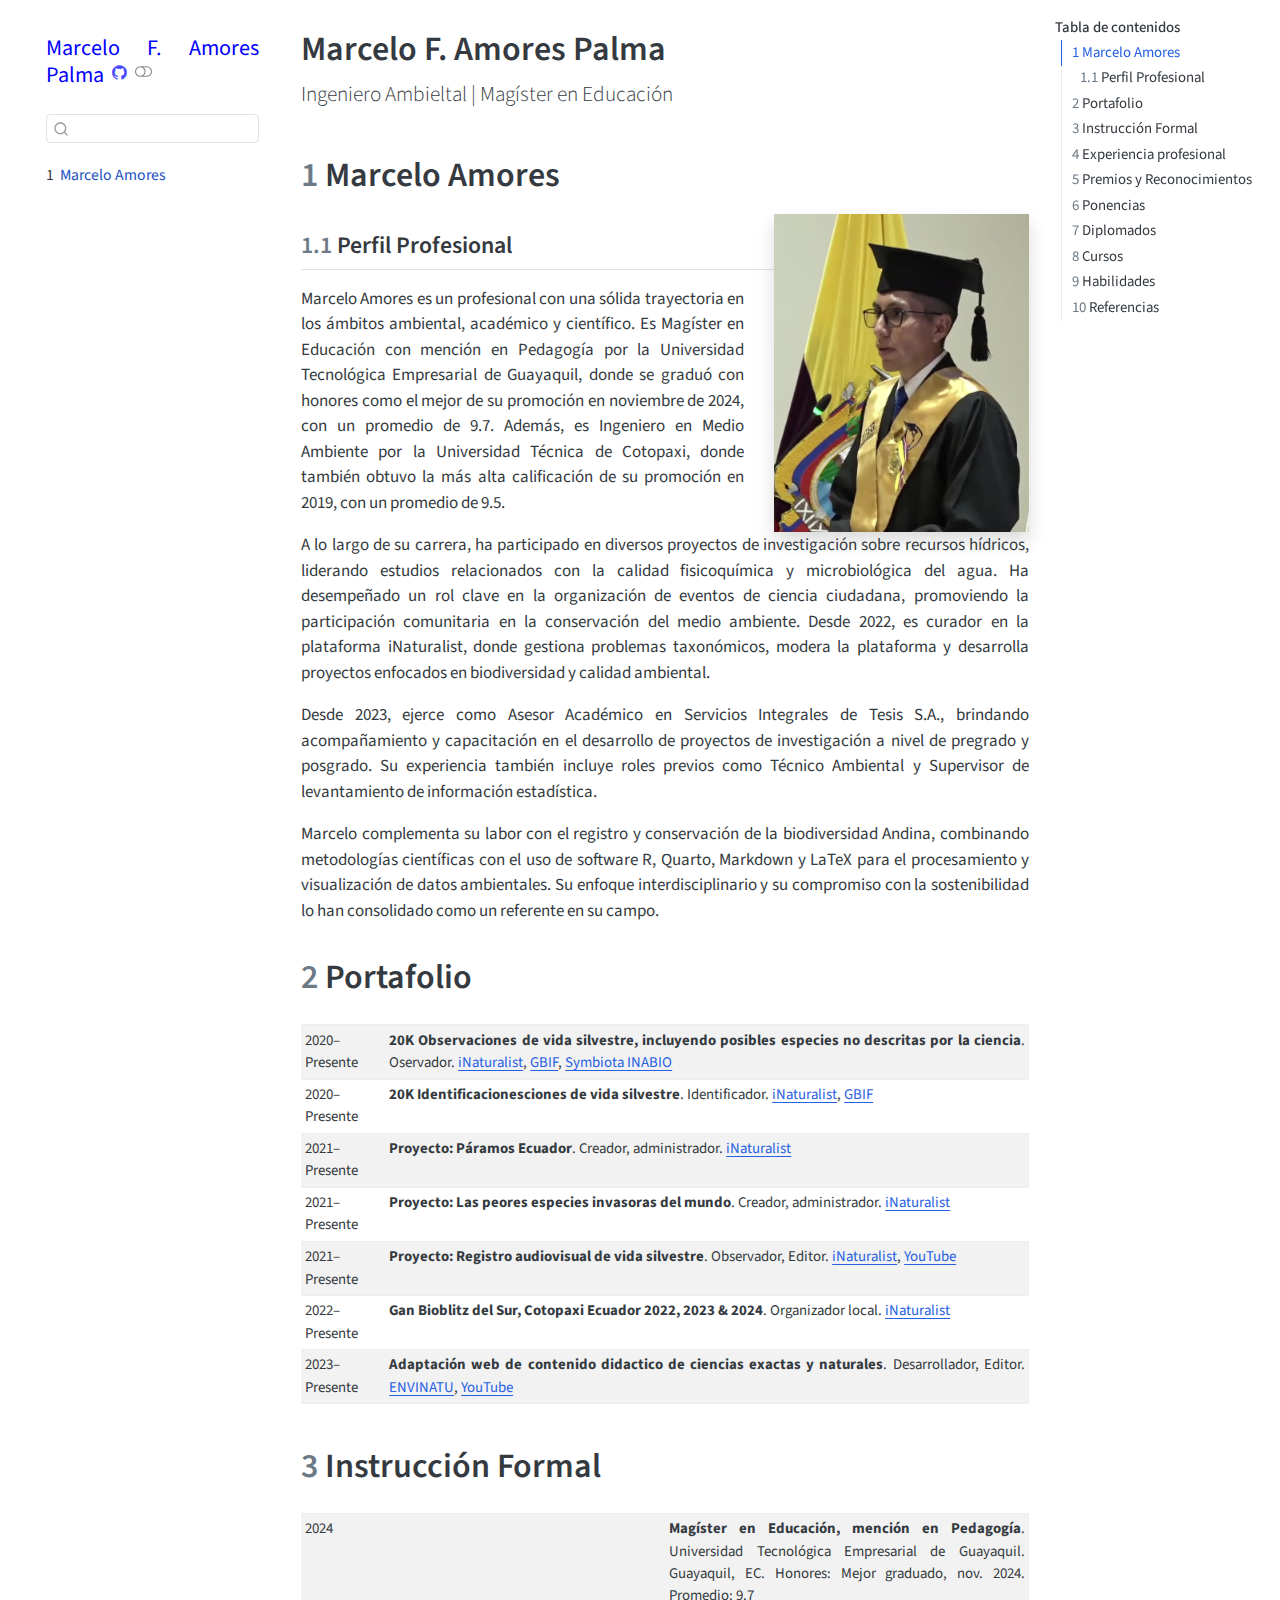
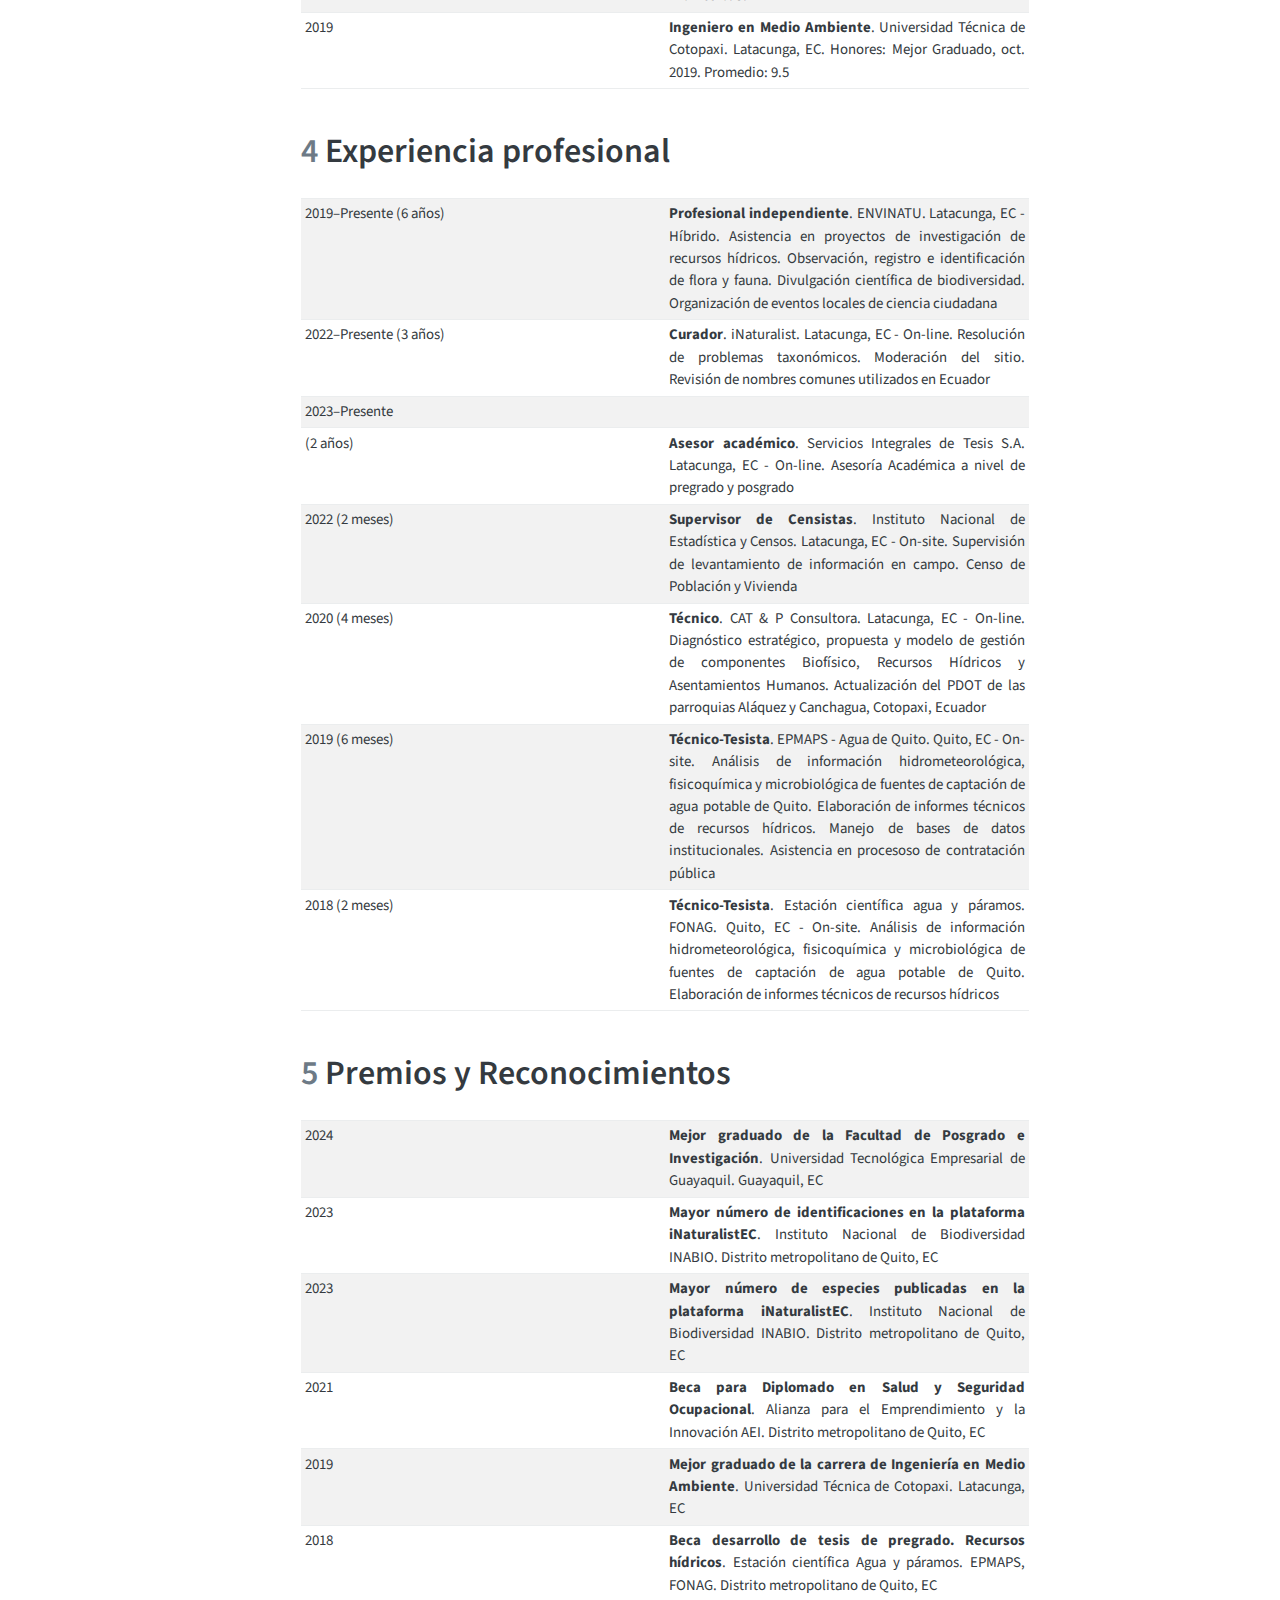
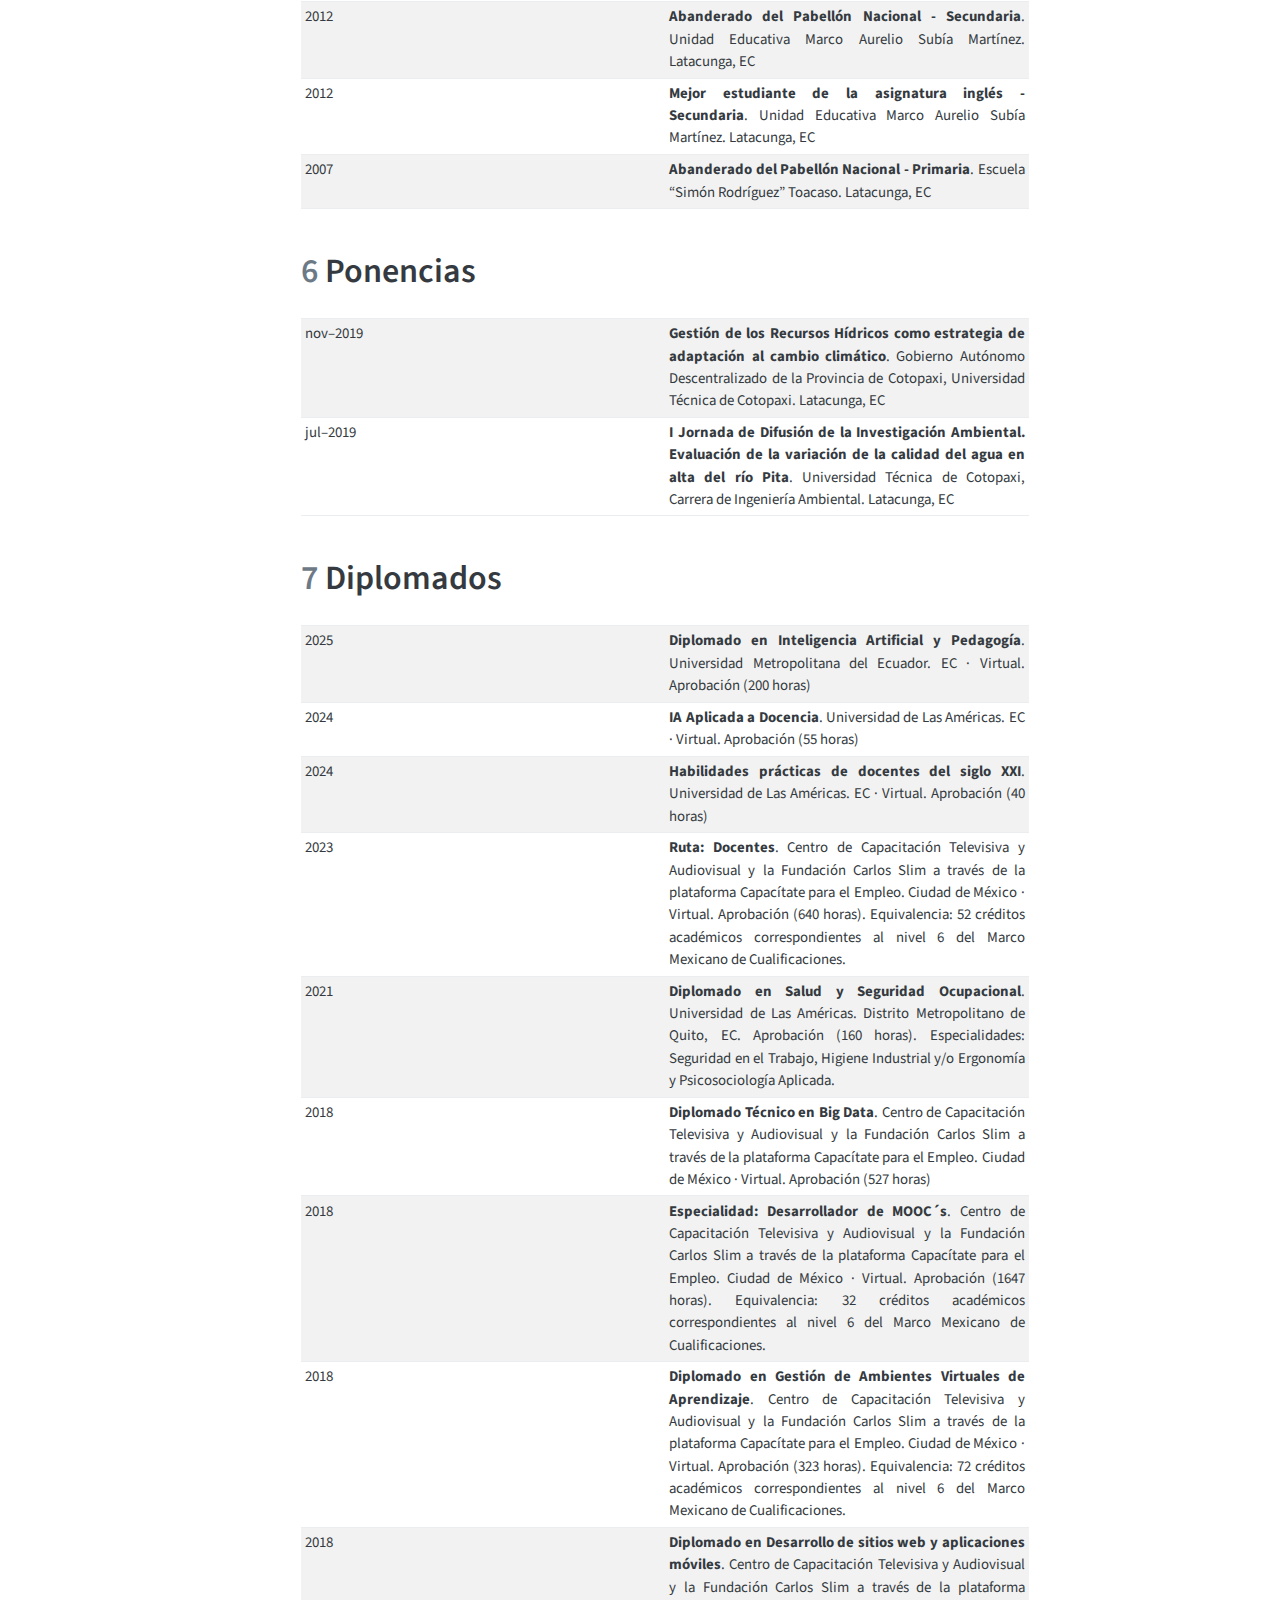
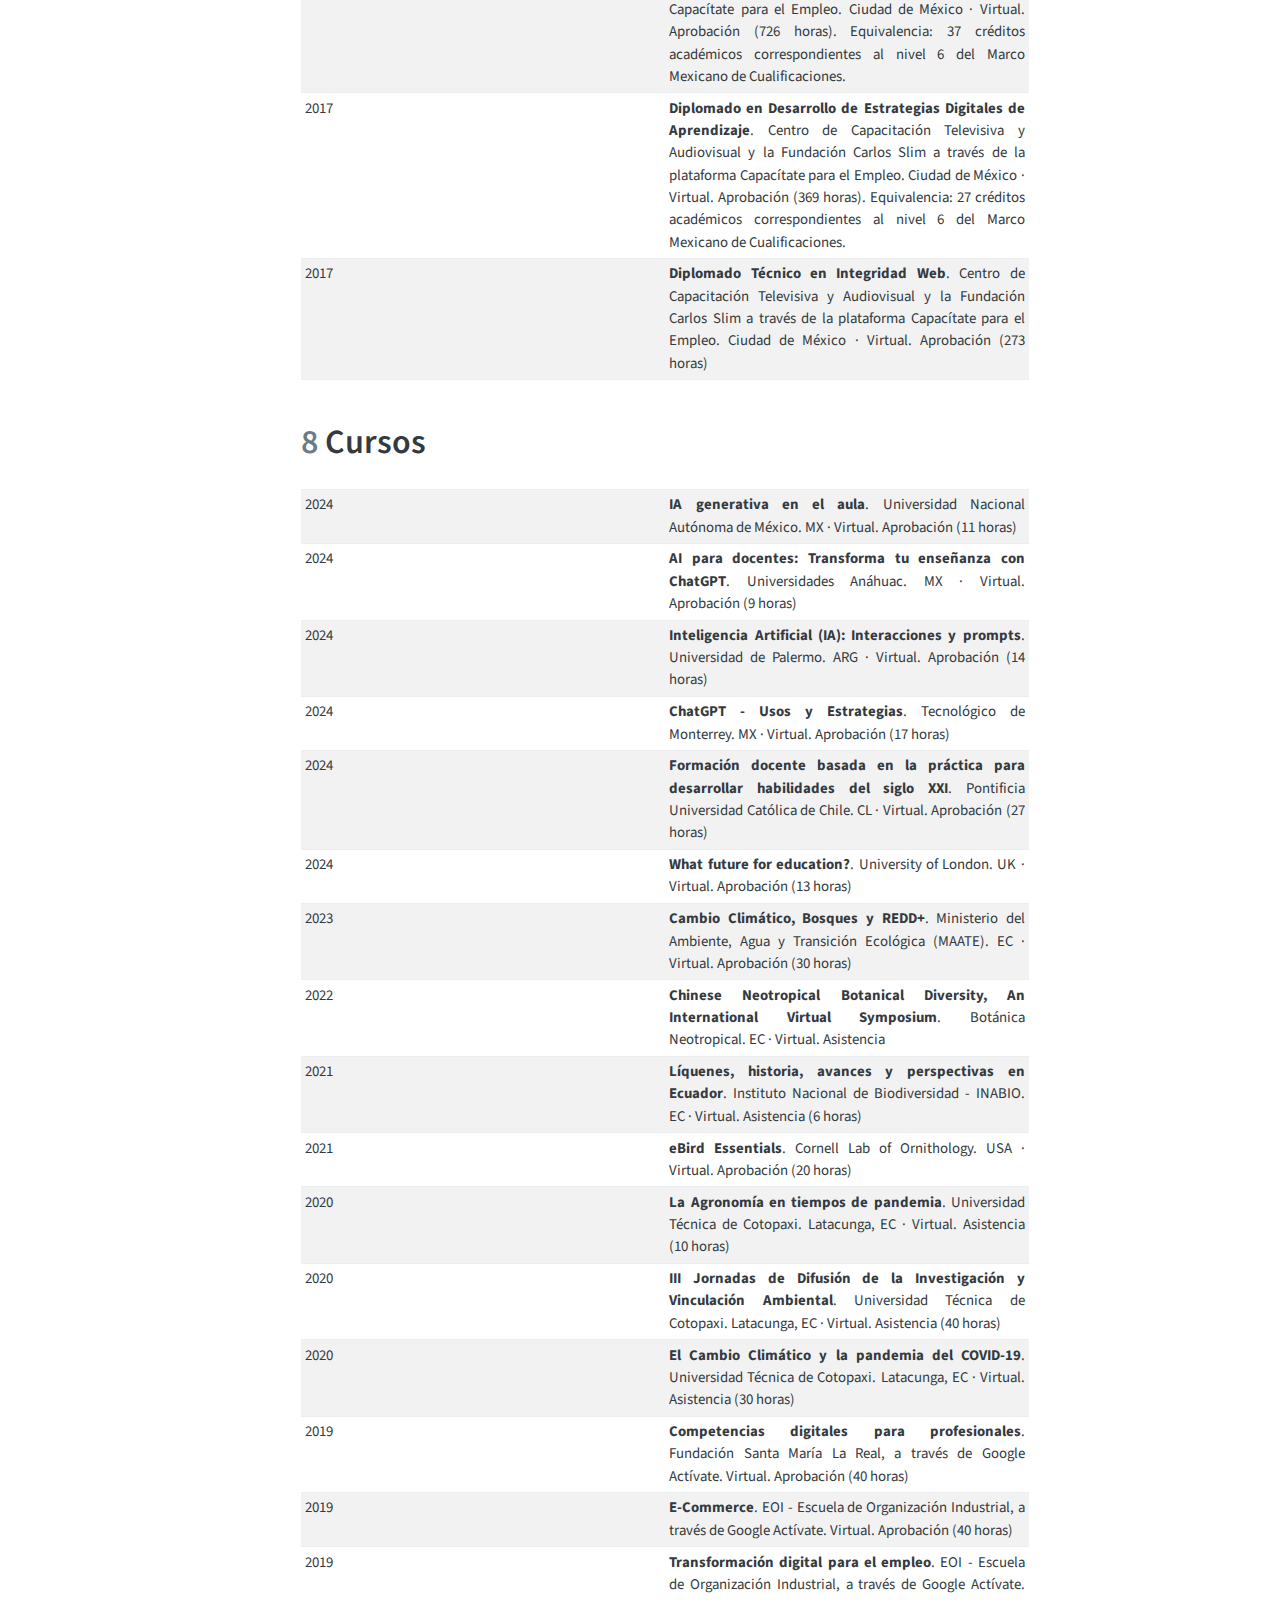
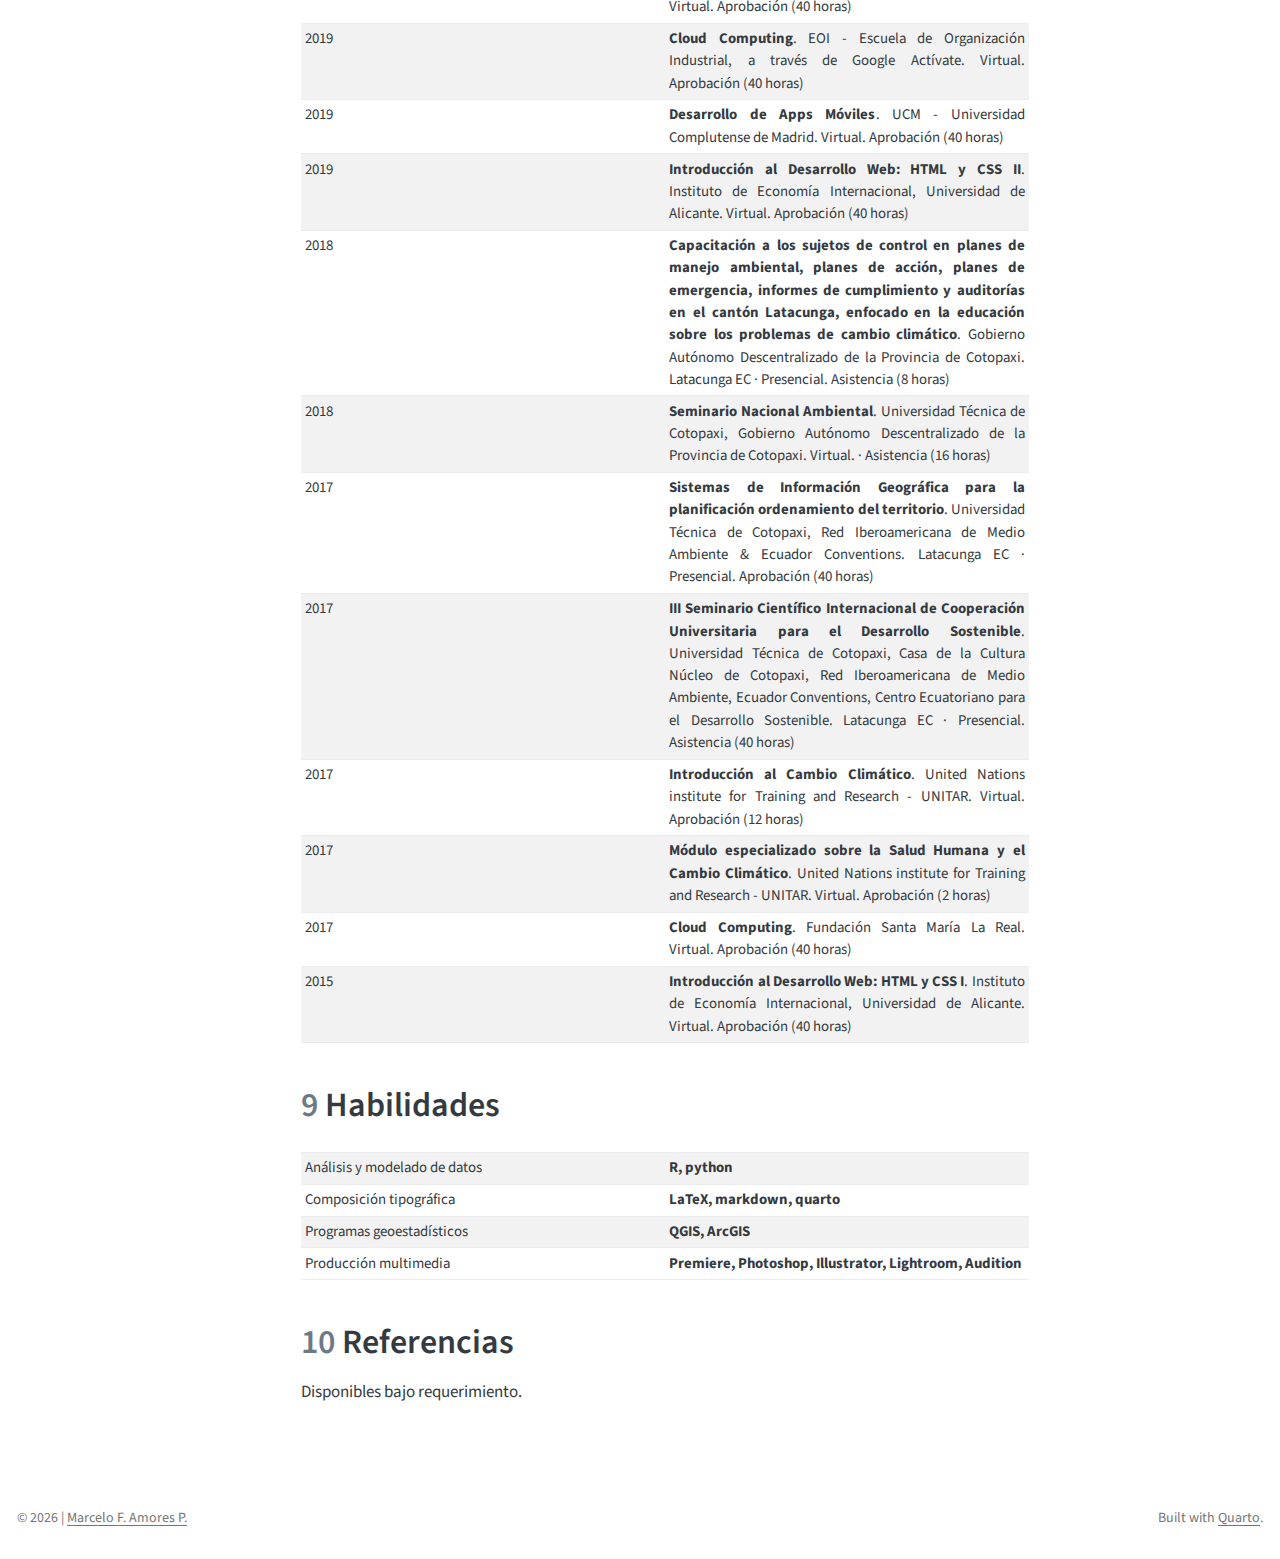
<file: index.html>
<!DOCTYPE html>
<html xmlns="http://www.w3.org/1999/xhtml" lang="es" xml:lang="es"><head>
<meta http-equiv="Content-Type" content="text/html; charset=UTF-8">
<meta charset="utf-8">
<meta name="generator" content="quarto-1.5.53">
<meta name="viewport" content="width=device-width, initial-scale=1.0, user-scalable=yes">
<meta name="author" content="Marcelo Amores">
<title>Marcelo F. Amores Palma</title>
<style>
code{white-space: pre-wrap;}
span.smallcaps{font-variant: small-caps;}
div.columns{display: flex; gap: min(4vw, 1.5em);}
div.column{flex: auto; overflow-x: auto;}
div.hanging-indent{margin-left: 1.5em; text-indent: -1.5em;}
ul.task-list{list-style: none;}
ul.task-list li input[type="checkbox"] {
  width: 0.8em;
  margin: 0 0.8em 0.2em -1em; /* quarto-specific, see https://github.com/quarto-dev/quarto-cli/issues/4556 */ 
  vertical-align: middle;
}
</style>

<script src="site_libs/quarto-nav/quarto-nav.js"></script>
<script src="site_libs/quarto-nav/headroom.min.js"></script>
<script src="site_libs/clipboard/clipboard.min.js"></script>
<script src="site_libs/quarto-search/autocomplete.umd.js"></script>
<script src="site_libs/quarto-search/fuse.min.js"></script>
<script src="site_libs/quarto-search/quarto-search.js"></script>
<meta name="quarto:offset" content="./">
<link href="./images/amores1.jpg" rel="icon" type="image/jpeg">
<script src="site_libs/quarto-html/quarto.js"></script>
<script src="site_libs/quarto-html/popper.min.js"></script>
<script src="site_libs/quarto-html/tippy.umd.min.js"></script>
<script src="site_libs/quarto-html/anchor.min.js"></script>
<link href="site_libs/quarto-html/tippy.css" rel="stylesheet">
<link href="site_libs/quarto-html/quarto-syntax-highlighting.css" rel="stylesheet" class="quarto-color-scheme" id="quarto-text-highlighting-styles">
<link href="site_libs/quarto-html/quarto-syntax-highlighting-dark.css" rel="prefetch" class="quarto-color-scheme quarto-color-alternate" id="quarto-text-highlighting-styles">
<script src="site_libs/bootstrap/bootstrap.min.js"></script>
<link href="site_libs/bootstrap/bootstrap-icons.css" rel="stylesheet">
<link href="site_libs/bootstrap/bootstrap.min.css" rel="stylesheet" class="quarto-color-scheme" id="quarto-bootstrap" data-mode="light">
<link href="site_libs/bootstrap/bootstrap-dark.min.css" rel="prefetch" class="quarto-color-scheme quarto-color-alternate" id="quarto-bootstrap" data-mode="dark"><script id="quarto-search-options" type="application/json">{
  "location": "sidebar",
  "copy-button": false,
  "collapse-after": 3,
  "panel-placement": "start",
  "type": "textbox",
  "limit": 50,
  "keyboard-shortcut": [
    "f",
    "/",
    "s"
  ],
  "show-item-context": false,
  "language": {
    "search-no-results-text": "Sin resultados",
    "search-matching-documents-text": "documentos encontrados",
    "search-copy-link-title": "Copiar el enlace en la búsqueda",
    "search-hide-matches-text": "Ocultar resultados adicionales",
    "search-more-match-text": "resultado adicional en este documento",
    "search-more-matches-text": "resultados adicionales en este documento",
    "search-clear-button-title": "Borrar",
    "search-text-placeholder": "",
    "search-detached-cancel-button-title": "Cancelar",
    "search-submit-button-title": "Enviar",
    "search-label": "Buscar"
  }
}</script>
</head>
<body class="nav-sidebar floating">

<div id="quarto-search-results"></div>
  <header id="quarto-header" class="headroom fixed-top"><nav class="quarto-secondary-nav"><div class="container-fluid d-flex">
      <button type="button" class="quarto-btn-toggle btn" data-bs-toggle="collapse" role="button" data-bs-target=".quarto-sidebar-collapse-item" aria-controls="quarto-sidebar" aria-expanded="false" aria-label="Alternar barra lateral" onclick="if (window.quartoToggleHeadroom) { window.quartoToggleHeadroom(); }">
        <i class="bi bi-layout-text-sidebar-reverse"></i>
      </button>
        <nav class="quarto-page-breadcrumbs" aria-label="breadcrumb"><ol class="breadcrumb"><li class="breadcrumb-item"><a href="./index.html"><span class="chapter-number">1</span>&nbsp; <span class="chapter-title">Marcelo Amores</span></a></li></ol></nav>
        <a class="flex-grow-1" role="navigation" data-bs-toggle="collapse" data-bs-target=".quarto-sidebar-collapse-item" aria-controls="quarto-sidebar" aria-expanded="false" aria-label="Alternar barra lateral" onclick="if (window.quartoToggleHeadroom) { window.quartoToggleHeadroom(); }">      
        </a>
      <button type="button" class="btn quarto-search-button" aria-label="Buscar" onclick="window.quartoOpenSearch();">
        <i class="bi bi-search"></i>
      </button>
    </div>
  </nav></header><!-- content --><div id="quarto-content" class="quarto-container page-columns page-rows-contents page-layout-article">
<!-- sidebar -->
  <nav id="quarto-sidebar" class="sidebar collapse collapse-horizontal quarto-sidebar-collapse-item sidebar-navigation floating overflow-auto"><div class="pt-lg-2 mt-2 text-left sidebar-header">
    <div class="sidebar-title mb-0 py-0">
      <a href="./">Marcelo F. Amores Palma</a> 
        <div class="sidebar-tools-main">
    <a href="https://github.com/hadley/r4ds/" title="Ejecutar el código" class="quarto-navigation-tool px-1" aria-label="Ejecutar el código"><i class="bi bi-github"></i></a>
  <a href="" class="quarto-color-scheme-toggle quarto-navigation-tool  px-1" onclick="window.quartoToggleColorScheme(); return false;" title="Alternar modo oscuro"><i class="bi"></i></a>
</div>
    </div>
      </div>
        <div class="mt-2 flex-shrink-0 align-items-center">
        <div class="sidebar-search">
        <div id="quarto-search" class="" title="Buscar"></div>
        </div>
        </div>
    <div class="sidebar-menu-container"> 
    <ul class="list-unstyled mt-1">
<li class="sidebar-item">
  <div class="sidebar-item-container"> 
  <a href="./index.html" class="sidebar-item-text sidebar-link active">
 <span class="menu-text"><span class="chapter-number">1</span>&nbsp; <span class="chapter-title">Marcelo Amores</span></span></a>
  </div>
</li>
    </ul>
</div>
</nav><div id="quarto-sidebar-glass" class="quarto-sidebar-collapse-item" data-bs-toggle="collapse" data-bs-target=".quarto-sidebar-collapse-item"></div>
<!-- margin-sidebar -->
    <div id="quarto-margin-sidebar" class="sidebar margin-sidebar">
        <nav id="TOC" role="doc-toc" class="toc-active"><h2 id="toc-title">Tabla de contenidos</h2>
   
  <ul>
<li>
<a href="#marcelo-amores" id="toc-marcelo-amores" class="nav-link active" data-scroll-target="#marcelo-amores"><span class="header-section-number">1</span> Marcelo Amores</a>
  <ul class="collapse">
<li><a href="#perfil-profesional" id="toc-perfil-profesional" class="nav-link" data-scroll-target="#perfil-profesional"><span class="header-section-number">1.1</span> Perfil Profesional</a></li>
  </ul>
</li>
  <li><a href="#portafolio" id="toc-portafolio" class="nav-link" data-scroll-target="#portafolio"><span class="header-section-number">2</span> Portafolio</a></li>
  <li><a href="#instrucci%C3%B3n-formal" id="toc-instrucción-formal" class="nav-link" data-scroll-target="#instrucci%C3%B3n-formal"><span class="header-section-number">3</span> Instrucción Formal</a></li>
  <li><a href="#experiencia-profesional" id="toc-experiencia-profesional" class="nav-link" data-scroll-target="#experiencia-profesional"><span class="header-section-number">4</span> Experiencia profesional</a></li>
  <li><a href="#premios-y-reconocimientos" id="toc-premios-y-reconocimientos" class="nav-link" data-scroll-target="#premios-y-reconocimientos"><span class="header-section-number">5</span> Premios y Reconocimientos</a></li>
  <li><a href="#ponencias" id="toc-ponencias" class="nav-link" data-scroll-target="#ponencias"><span class="header-section-number">6</span> Ponencias</a></li>
  <li><a href="#diplomados" id="toc-diplomados" class="nav-link" data-scroll-target="#diplomados"><span class="header-section-number">7</span> Diplomados</a></li>
  <li><a href="#cursos" id="toc-cursos" class="nav-link" data-scroll-target="#cursos"><span class="header-section-number">8</span> Cursos</a></li>
  <li><a href="#habilidades" id="toc-habilidades" class="nav-link" data-scroll-target="#habilidades"><span class="header-section-number">9</span> Habilidades</a></li>
  <li><a href="#referencias" id="toc-referencias" class="nav-link" data-scroll-target="#referencias"><span class="header-section-number">10</span> Referencias</a></li>
  </ul></nav>
    </div>
<!-- main -->
<main class="content" id="quarto-document-content"><header id="title-block-header" class="quarto-title-block default"><div class="quarto-title">
<h1 class="title">Marcelo F. Amores Palma</h1>
<p class="subtitle lead">Ingeniero Ambieltal | Magíster en Educación</p>
</div>



<div class="quarto-title-meta">

    
  
    
  </div>
  


</header>
<section id="marcelo-amores" class="level1" data-number="1"><h1 data-number="1">
<span class="header-section-number">1</span> Marcelo Amores</h1><p><img src="images/amores1.jpg" title="Marcelo F. Amores Palma" class="quarto-cover-image img-fluid"></p>
<section id="perfil-profesional" class="level2" data-number="1.1"><h2 data-number="1.1" class="anchored" data-anchor-id="perfil-profesional">
<span class="header-section-number">1.1</span> Perfil Profesional</h2>
<p>Marcelo Amores es un profesional con una sólida trayectoria en los ámbitos ambiental, académico y científico. Es Magíster en Educación con mención en Pedagogía por la Universidad Tecnológica Empresarial de Guayaquil, donde se graduó con honores como el mejor de su promoción en noviembre de 2024, con un promedio de 9.7. Además, es Ingeniero en Medio Ambiente por la Universidad Técnica de Cotopaxi, donde también obtuvo la más alta calificación de su promoción en 2019, con un promedio de 9.5.</p>
<p>A lo largo de su carrera, ha participado en diversos proyectos de investigación sobre recursos hídricos, liderando estudios relacionados con la calidad fisicoquímica y microbiológica del agua. Ha desempeñado un rol clave en la organización de eventos de ciencia ciudadana, promoviendo la participación comunitaria en la conservación del medio ambiente. Desde 2022, es curador en la plataforma iNaturalist, donde gestiona problemas taxonómicos, modera la plataforma y desarrolla proyectos enfocados en biodiversidad y calidad ambiental.</p>
<p>Desde 2023, ejerce como Asesor Académico en Servicios Integrales de Tesis S.A., brindando acompañamiento y capacitación en el desarrollo de proyectos de investigación a nivel de pregrado y posgrado. Su experiencia también incluye roles previos como Técnico Ambiental y Supervisor de levantamiento de información estadística.</p>
<p>Marcelo complementa su labor con el registro y conservación de la biodiversidad Andina, combinando metodologías científicas con el uso de software R, Quarto, Markdown y LaTeX para el procesamiento y visualización de datos ambientales. Su enfoque interdisciplinario y su compromiso con la sostenibilidad lo han consolidado como un referente en su campo.</p>
</section></section><section id="portafolio" class="level1" data-number="2"><h1 data-number="2">
<span class="header-section-number">2</span> Portafolio</h1>
<div class="cell">
<div class="cell-output-display">
<table class="caption-top table table-sm table-striped small"><tbody>
<tr class="odd">
<td>2020–Presente</td>
<td>
<strong>20K Observaciones de vida silvestre, incluyendo posibles especies no descritas por la ciencia</strong>. Oservador. <a href="https://www.inaturalist.org/observations?place_id=any&amp;user_id=marceloamores&amp;verifiable=any">iNaturalist</a>, <a href="https://www.gbif.org/occurrence/taxonomy?recorded_by_id=https:~2F~2Forcid.org~2F0000-0002-0337-0467&amp;advanced=1">GBIF</a>, <a href="https://bndb.sisbioecuador.bio/bndb/collections/listtabledisplay.php?db=28&amp;collector=Marcelo%20Amores">Symbiota INABIO</a>
</td>
</tr>
<tr class="even">
<td>2020–Presente</td>
<td>
<strong>20K Identificacionesciones de vida silvestre</strong>. Identificador. <a href="https://www.inaturalist.org/identifications/marceloamores">iNaturalist</a>, <a href="https://www.gbif.org/occurrence/taxonomy?identified_by_id=https:~2F~2Forcid.org~2F0000-0002-0337-0467&amp;advanced=1">GBIF</a>
</td>
</tr>
<tr class="odd">
<td>2021–Presente</td>
<td>
<strong>Proyecto: Páramos Ecuador</strong>. Creador, administrador. <a href="https://inaturalist.org/projects/paramos-ecuador">iNaturalist</a>
</td>
</tr>
<tr class="even">
<td>2021–Presente</td>
<td>
<strong>Proyecto: Las peores especies invasoras del mundo</strong>. Creador, administrador. <a href="https://www.inaturalist.org/projects/world-s-worst-invasive-alien-species">iNaturalist</a>
</td>
</tr>
<tr class="odd">
<td>2021–Presente</td>
<td>
<strong>Proyecto: Registro audiovisual de vida silvestre</strong>. Observador, Editor. <a href="https://www.inaturalist.org/projects/130957">iNaturalist</a>, <a href="https://www.youtube.com/channel/UCPFe4QhNT4EkHIF6YnbasGQ">YouTube</a>
</td>
</tr>
<tr class="even">
<td>2022–Presente</td>
<td>
<strong>Gan Bioblitz del Sur, Cotopaxi Ecuador 2022, 2023 &amp; 2024</strong>. Organizador local. <a href="https://www.inaturalist.org/projects/gran-bioblitz-del-sur-2024-cotopaxi-ecuador">iNaturalist</a>
</td>
</tr>
<tr class="odd">
<td>2023–Presente</td>
<td>
<strong>Adaptación web de contenido didactico de ciencias exactas y naturales</strong>. Desarrollador, Editor. <a href="https://github.com/envinatu">ENVINATU</a>, <a href="https://www.youtube.com/channel/UCRfjlNyIvjRziU57AuaDl3A">YouTube</a>
</td>
</tr>
</tbody></table>
</div>
</div>
</section><section id="instrucción-formal" class="level1" data-number="3"><h1 data-number="3">
<span class="header-section-number">3</span> Instrucción Formal</h1>
<div class="cell">
<div class="cell-output-display">
<table class="caption-top table table-sm table-striped small">
<colgroup>
<col style="width: 50%">
<col style="width: 50%">
</colgroup>
<tbody>
<tr class="odd">
<td>2024</td>
<td>
<strong>Magíster en Educación, mención en Pedagogía</strong>. Universidad Tecnológica Empresarial de Guayaquil. Guayaquil, EC. Honores: Mejor graduado, nov. 2024. Promedio: 9.7</td>
</tr>
<tr class="even">
<td>2019</td>
<td>
<strong>Ingeniero en Medio Ambiente</strong>. Universidad Técnica de Cotopaxi. Latacunga, EC. Honores: Mejor Graduado, oct. 2019. Promedio: 9.5</td>
</tr>
</tbody>
</table>
</div>
</div>
</section><section id="experiencia-profesional" class="level1" data-number="4"><h1 data-number="4">
<span class="header-section-number">4</span> Experiencia profesional</h1>
<div class="cell">
<div class="cell-output-display">
<table class="caption-top table table-sm table-striped small">
<colgroup>
<col style="width: 50%">
<col style="width: 50%">
</colgroup>
<tbody>
<tr class="odd">
<td>2019–Presente (6 años)</td>
<td>
<strong>Profesional independiente</strong>. ENVINATU. Latacunga, EC - Híbrido. Asistencia en proyectos de investigación de recursos hídricos. Observación, registro e identificación de flora y fauna. Divulgación científica de biodiversidad. Organización de eventos locales de ciencia ciudadana</td>
</tr>
<tr class="even">
<td>2022–Presente (3 años)</td>
<td>
<strong>Curador</strong>. iNaturalist. Latacunga, EC - On-line. Resolución de problemas taxonómicos. Moderación del sitio. Revisión de nombres comunes utilizados en Ecuador</td>
</tr>
<tr class="odd">
<td>2023–Presente</td>
<td></td>
</tr>
<tr class="even">
<td>(2 años)</td>
<td>
<strong>Asesor académico</strong>. Servicios Integrales de Tesis S.A. Latacunga, EC - On-line. Asesoría Académica a nivel de pregrado y posgrado</td>
</tr>
<tr class="odd">
<td>2022 (2 meses)</td>
<td>
<strong>Supervisor de Censistas</strong>. Instituto Nacional de Estadística y Censos. Latacunga, EC - On-site. Supervisión de levantamiento de información en campo. Censo de Población y Vivienda</td>
</tr>
<tr class="even">
<td>2020 (4 meses)</td>
<td>
<strong>Técnico</strong>. CAT &amp; P Consultora. Latacunga, EC - On-line. Diagnóstico estratégico, propuesta y modelo de gestión de componentes Biofísico, Recursos Hídricos y Asentamientos Humanos. Actualización del PDOT de las parroquias Aláquez y Canchagua, Cotopaxi, Ecuador</td>
</tr>
<tr class="odd">
<td>2019 (6 meses)</td>
<td>
<strong>Técnico-Tesista</strong>. EPMAPS - Agua de Quito. Quito, EC - On-site. Análisis de información hidrometeorológica, fisicoquímica y microbiológica de fuentes de captación de agua potable de Quito. Elaboración de informes técnicos de recursos hídricos. Manejo de bases de datos institucionales. Asistencia en procesoso de contratación pública</td>
</tr>
<tr class="even">
<td>2018 (2 meses)</td>
<td>
<strong>Técnico-Tesista</strong>. Estación científica agua y páramos. FONAG. Quito, EC - On-site. Análisis de información hidrometeorológica, fisicoquímica y microbiológica de fuentes de captación de agua potable de Quito. Elaboración de informes técnicos de recursos hídricos</td>
</tr>
</tbody>
</table>
</div>
</div>
</section><section id="premios-y-reconocimientos" class="level1" data-number="5"><h1 data-number="5">
<span class="header-section-number">5</span> Premios y Reconocimientos</h1>
<div class="cell">
<div class="cell-output-display">
<table class="caption-top table table-sm table-striped small">
<colgroup>
<col style="width: 50%">
<col style="width: 50%">
</colgroup>
<tbody>
<tr class="odd">
<td>2024</td>
<td>
<strong>Mejor graduado de la Facultad de Posgrado e Investigación</strong>. Universidad Tecnológica Empresarial de Guayaquil. Guayaquil, EC</td>
</tr>
<tr class="even">
<td>2023</td>
<td>
<strong>Mayor número de identificaciones en la plataforma iNaturalistEC</strong>. Instituto Nacional de Biodiversidad INABIO. Distrito metropolitano de Quito, EC</td>
</tr>
<tr class="odd">
<td>2023</td>
<td>
<strong>Mayor número de especies publicadas en la plataforma iNaturalistEC</strong>. Instituto Nacional de Biodiversidad INABIO. Distrito metropolitano de Quito, EC</td>
</tr>
<tr class="even">
<td>2021</td>
<td>
<strong>Beca para Diplomado en Salud y Seguridad Ocupacional</strong>. Alianza para el Emprendimiento y la Innovación AEI. Distrito metropolitano de Quito, EC</td>
</tr>
<tr class="odd">
<td>2019</td>
<td>
<strong>Mejor graduado de la carrera de Ingeniería en Medio Ambiente</strong>. Universidad Técnica de Cotopaxi. Latacunga, EC</td>
</tr>
<tr class="even">
<td>2018</td>
<td>
<strong>Beca desarrollo de tesis de pregrado. Recursos hídricos</strong>. Estación científica Agua y páramos. EPMAPS, FONAG. Distrito metropolitano de Quito, EC</td>
</tr>
<tr class="odd">
<td>2012</td>
<td>
<strong>Abanderado del Pabellón Nacional - Secundaria</strong>. Unidad Educativa Marco Aurelio Subía Martínez. Latacunga, EC</td>
</tr>
<tr class="even">
<td>2012</td>
<td>
<strong>Mejor estudiante de la asignatura inglés - Secundaria</strong>. Unidad Educativa Marco Aurelio Subía Martínez. Latacunga, EC</td>
</tr>
<tr class="odd">
<td>2007</td>
<td>
<strong>Abanderado del Pabellón Nacional - Primaria</strong>. Escuela “Simón Rodríguez” Toacaso. Latacunga, EC</td>
</tr>
</tbody>
</table>
</div>
</div>
</section><section id="ponencias" class="level1" data-number="6"><h1 data-number="6">
<span class="header-section-number">6</span> Ponencias</h1>
<div class="cell">
<div class="cell-output-display">
<table class="caption-top table table-sm table-striped small">
<colgroup>
<col style="width: 50%">
<col style="width: 50%">
</colgroup>
<tbody>
<tr class="odd">
<td>nov–2019</td>
<td>
<strong>Gestión de los Recursos Hídricos como estrategia de adaptación al cambio climático</strong>. Gobierno Autónomo Descentralizado de la Provincia de Cotopaxi, Universidad Técnica de Cotopaxi. Latacunga, EC</td>
</tr>
<tr class="even">
<td>jul–2019</td>
<td>
<strong>I Jornada de Difusión de la Investigación Ambiental. Evaluación de la variación de la calidad del agua en alta del río Pita</strong>. Universidad Técnica de Cotopaxi, Carrera de Ingeniería Ambiental. Latacunga, EC</td>
</tr>
</tbody>
</table>
</div>
</div>
</section><section id="diplomados" class="level1" data-number="7"><h1 data-number="7">
<span class="header-section-number">7</span> Diplomados</h1>
<div class="cell">
<div class="cell-output-display">
<table class="caption-top table table-sm table-striped small">
<colgroup>
<col style="width: 50%">
<col style="width: 50%">
</colgroup>
<tbody>
<tr class="odd">
<td>2025</td>
<td>
<strong>Diplomado en Inteligencia Artificial y Pedagogía</strong>. Universidad Metropolitana del Ecuador. EC · Virtual. Aprobación (200 horas)</td>
</tr>
<tr class="even">
<td>2024</td>
<td>
<strong>IA Aplicada a Docencia</strong>. Universidad de Las Américas. EC · Virtual. Aprobación (55 horas)</td>
</tr>
<tr class="odd">
<td>2024</td>
<td>
<strong>Habilidades prácticas de docentes del siglo XXI</strong>. Universidad de Las Américas. EC · Virtual. Aprobación (40 horas)</td>
</tr>
<tr class="even">
<td>2023</td>
<td>
<strong>Ruta: Docentes</strong>. Centro de Capacitación Televisiva y Audiovisual y la Fundación Carlos Slim a través de la plataforma Capacítate para el Empleo. Ciudad de México · Virtual. Aprobación (640 horas). Equivalencia: 52 créditos académicos correspondientes al nivel 6 del Marco Mexicano de Cualificaciones.</td>
</tr>
<tr class="odd">
<td>2021</td>
<td>
<strong>Diplomado en Salud y Seguridad Ocupacional</strong>. Universidad de Las Américas. Distrito Metropolitano de Quito, EC. Aprobación (160 horas). Especialidades: Seguridad en el Trabajo, Higiene Industrial y/o Ergonomía y Psicosociología Aplicada.</td>
</tr>
<tr class="even">
<td>2018</td>
<td>
<strong>Diplomado Técnico en Big Data</strong>. Centro de Capacitación Televisiva y Audiovisual y la Fundación Carlos Slim a través de la plataforma Capacítate para el Empleo. Ciudad de México · Virtual. Aprobación (527 horas)</td>
</tr>
<tr class="odd">
<td>2018</td>
<td>
<strong>Especialidad: Desarrollador de MOOC´s</strong>. Centro de Capacitación Televisiva y Audiovisual y la Fundación Carlos Slim a través de la plataforma Capacítate para el Empleo. Ciudad de México · Virtual. Aprobación (1647 horas). Equivalencia: 32 créditos académicos correspondientes al nivel 6 del Marco Mexicano de Cualificaciones.</td>
</tr>
<tr class="even">
<td>2018</td>
<td>
<strong>Diplomado en Gestión de Ambientes Virtuales de Aprendizaje</strong>. Centro de Capacitación Televisiva y Audiovisual y la Fundación Carlos Slim a través de la plataforma Capacítate para el Empleo. Ciudad de México · Virtual. Aprobación (323 horas). Equivalencia: 72 créditos académicos correspondientes al nivel 6 del Marco Mexicano de Cualificaciones.</td>
</tr>
<tr class="odd">
<td>2018</td>
<td>
<strong>Diplomado en Desarrollo de sitios web y aplicaciones móviles</strong>. Centro de Capacitación Televisiva y Audiovisual y la Fundación Carlos Slim a través de la plataforma Capacítate para el Empleo. Ciudad de México · Virtual. Aprobación (726 horas). Equivalencia: 37 créditos académicos correspondientes al nivel 6 del Marco Mexicano de Cualificaciones.</td>
</tr>
<tr class="even">
<td>2017</td>
<td>
<strong>Diplomado en Desarrollo de Estrategias Digitales de Aprendizaje</strong>. Centro de Capacitación Televisiva y Audiovisual y la Fundación Carlos Slim a través de la plataforma Capacítate para el Empleo. Ciudad de México · Virtual. Aprobación (369 horas). Equivalencia: 27 créditos académicos correspondientes al nivel 6 del Marco Mexicano de Cualificaciones.</td>
</tr>
<tr class="odd">
<td>2017</td>
<td>
<strong>Diplomado Técnico en Integridad Web</strong>. Centro de Capacitación Televisiva y Audiovisual y la Fundación Carlos Slim a través de la plataforma Capacítate para el Empleo. Ciudad de México · Virtual. Aprobación (273 horas)</td>
</tr>
</tbody>
</table>
</div>
</div>
</section><section id="cursos" class="level1" data-number="8"><h1 data-number="8">
<span class="header-section-number">8</span> Cursos</h1>
<div class="cell">
<div class="cell-output-display">
<table class="caption-top table table-sm table-striped small">
<colgroup>
<col style="width: 50%">
<col style="width: 50%">
</colgroup>
<tbody>
<tr class="odd">
<td>2024</td>
<td>
<strong>IA generativa en el aula</strong>. Universidad Nacional Autónoma de México. MX · Virtual. Aprobación (11 horas)</td>
</tr>
<tr class="even">
<td>2024</td>
<td>
<strong>AI para docentes: Transforma tu enseñanza con ChatGPT</strong>. Universidades Anáhuac. MX · Virtual. Aprobación (9 horas)</td>
</tr>
<tr class="odd">
<td>2024</td>
<td>
<strong>Inteligencia Artificial (IA): Interacciones y prompts</strong>. Universidad de Palermo. ARG · Virtual. Aprobación (14 horas)</td>
</tr>
<tr class="even">
<td>2024</td>
<td>
<strong>ChatGPT - Usos y Estrategias</strong>. Tecnológico de Monterrey. MX · Virtual. Aprobación (17 horas)</td>
</tr>
<tr class="odd">
<td>2024</td>
<td>
<strong>Formación docente basada en la práctica para desarrollar habilidades del siglo XXI</strong>. Pontificia Universidad Católica de Chile. CL · Virtual. Aprobación (27 horas)</td>
</tr>
<tr class="even">
<td>2024</td>
<td>
<strong>What future for education?</strong>. University of London. UK · Virtual. Aprobación (13 horas)</td>
</tr>
<tr class="odd">
<td>2023</td>
<td>
<strong>Cambio Climático, Bosques y REDD+</strong>. Ministerio del Ambiente, Agua y Transición Ecológica (MAATE). EC · Virtual. Aprobación (30 horas)</td>
</tr>
<tr class="even">
<td>2022</td>
<td>
<strong>Chinese Neotropical Botanical Diversity, An International Virtual Symposium</strong>. Botánica Neotropical. EC · Virtual. Asistencia</td>
</tr>
<tr class="odd">
<td>2021</td>
<td>
<strong>Líquenes, historia, avances y perspectivas en Ecuador</strong>. Instituto Nacional de Biodiversidad - INABIO. EC · Virtual. Asistencia (6 horas)</td>
</tr>
<tr class="even">
<td>2021</td>
<td>
<strong>eBird Essentials</strong>. Cornell Lab of Ornithology. USA · Virtual. Aprobación (20 horas)</td>
</tr>
<tr class="odd">
<td>2020</td>
<td>
<strong>La Agronomía en tiempos de pandemia</strong>. Universidad Técnica de Cotopaxi. Latacunga, EC · Virtual. Asistencia (10 horas)</td>
</tr>
<tr class="even">
<td>2020</td>
<td>
<strong>III Jornadas de Difusión de la Investigación y Vinculación Ambiental</strong>. Universidad Técnica de Cotopaxi. Latacunga, EC · Virtual. Asistencia (40 horas)</td>
</tr>
<tr class="odd">
<td>2020</td>
<td>
<strong>El Cambio Climático y la pandemia del COVID-19</strong>. Universidad Técnica de Cotopaxi. Latacunga, EC · Virtual. Asistencia (30 horas)</td>
</tr>
<tr class="even">
<td>2019</td>
<td>
<strong>Competencias digitales para profesionales</strong>. Fundación Santa María La Real, a través de Google Actívate. Virtual. Aprobación (40 horas)</td>
</tr>
<tr class="odd">
<td>2019</td>
<td>
<strong>E-Commerce</strong>. EOI - Escuela de Organización Industrial, a través de Google Actívate. Virtual. Aprobación (40 horas)</td>
</tr>
<tr class="even">
<td>2019</td>
<td>
<strong>Transformación digital para el empleo</strong>. EOI - Escuela de Organización Industrial, a través de Google Actívate. Virtual. Aprobación (40 horas)</td>
</tr>
<tr class="odd">
<td>2019</td>
<td>
<strong>Cloud Computing</strong>. EOI - Escuela de Organización Industrial, a través de Google Actívate. Virtual. Aprobación (40 horas)</td>
</tr>
<tr class="even">
<td>2019</td>
<td>
<strong>Desarrollo de Apps Móviles</strong>. UCM - Universidad Complutense de Madrid. Virtual. Aprobación (40 horas)</td>
</tr>
<tr class="odd">
<td>2019</td>
<td>
<strong>Introducción al Desarrollo Web: HTML y CSS II</strong>. Instituto de Economía Internacional, Universidad de Alicante. Virtual. Aprobación (40 horas)</td>
</tr>
<tr class="even">
<td>2018</td>
<td>
<strong>Capacitación a los sujetos de control en planes de manejo ambiental, planes de acción, planes de emergencia, informes de cumplimiento y auditorías en el cantón Latacunga, enfocado en la educación sobre los problemas de cambio climático</strong>. Gobierno Autónomo Descentralizado de la Provincia de Cotopaxi. Latacunga EC · Presencial. Asistencia (8 horas)</td>
</tr>
<tr class="odd">
<td>2018</td>
<td>
<strong>Seminario Nacional Ambiental</strong>. Universidad Técnica de Cotopaxi, Gobierno Autónomo Descentralizado de la Provincia de Cotopaxi. Virtual. · Asistencia (16 horas)</td>
</tr>
<tr class="even">
<td>2017</td>
<td>
<strong>Sistemas de Información Geográfica para la planificación ordenamiento del territorio</strong>. Universidad Técnica de Cotopaxi, Red Iberoamericana de Medio Ambiente &amp; Ecuador Conventions. Latacunga EC · Presencial. Aprobación (40 horas)</td>
</tr>
<tr class="odd">
<td>2017</td>
<td>
<strong>III Seminario Científico Internacional de Cooperación Universitaria para el Desarrollo Sostenible</strong>. Universidad Técnica de Cotopaxi, Casa de la Cultura Núcleo de Cotopaxi, Red Iberoamericana de Medio Ambiente, Ecuador Conventions, Centro Ecuatoriano para el Desarrollo Sostenible. Latacunga EC · Presencial. Asistencia (40 horas)</td>
</tr>
<tr class="even">
<td>2017</td>
<td>
<strong>Introducción al Cambio Climático</strong>. United Nations institute for Training and Research - UNITAR. Virtual. Aprobación (12 horas)</td>
</tr>
<tr class="odd">
<td>2017</td>
<td>
<strong>Módulo especializado sobre la Salud Humana y el Cambio Climático</strong>. United Nations institute for Training and Research - UNITAR. Virtual. Aprobación (2 horas)</td>
</tr>
<tr class="even">
<td>2017</td>
<td>
<strong>Cloud Computing</strong>. Fundación Santa María La Real. Virtual. Aprobación (40 horas)</td>
</tr>
<tr class="odd">
<td>2015</td>
<td>
<strong>Introducción al Desarrollo Web: HTML y CSS I</strong>. Instituto de Economía Internacional, Universidad de Alicante. Virtual. Aprobación (40 horas)</td>
</tr>
</tbody>
</table>
</div>
</div>
</section><section id="habilidades" class="level1" data-number="9"><h1 data-number="9">
<span class="header-section-number">9</span> Habilidades</h1>
<div class="cell">
<div class="cell-output-display">
<table class="caption-top table table-sm table-striped small">
<colgroup>
<col style="width: 50%">
<col style="width: 50%">
</colgroup>
<tbody>
<tr class="odd">
<td>Análisis y modelado de datos</td>
<td><strong>R, python</strong></td>
</tr>
<tr class="even">
<td>Composición tipográfica</td>
<td><strong>LaTeX, markdown, quarto</strong></td>
</tr>
<tr class="odd">
<td>Programas geoestadísticos</td>
<td><strong>QGIS, ArcGIS</strong></td>
</tr>
<tr class="even">
<td>Producción multimedia</td>
<td><strong>Premiere, Photoshop, Illustrator, Lightroom, Audition</strong></td>
</tr>
</tbody>
</table>
</div>
</div>
</section><section id="referencias" class="level1" data-number="10"><h1 data-number="10">
<span class="header-section-number">10</span> Referencias</h1>
<p>Disponibles bajo requerimiento.</p>


</section></main><!-- /main --><script id="quarto-html-after-body" type="application/javascript">
window.document.addEventListener("DOMContentLoaded", function (event) {
  const toggleBodyColorMode = (bsSheetEl) => {
    const mode = bsSheetEl.getAttribute("data-mode");
    const bodyEl = window.document.querySelector("body");
    if (mode === "dark") {
      bodyEl.classList.add("quarto-dark");
      bodyEl.classList.remove("quarto-light");
    } else {
      bodyEl.classList.add("quarto-light");
      bodyEl.classList.remove("quarto-dark");
    }
  }
  const toggleBodyColorPrimary = () => {
    const bsSheetEl = window.document.querySelector("link#quarto-bootstrap");
    if (bsSheetEl) {
      toggleBodyColorMode(bsSheetEl);
    }
  }
  toggleBodyColorPrimary();  
  const disableStylesheet = (stylesheets) => {
    for (let i=0; i < stylesheets.length; i++) {
      const stylesheet = stylesheets[i];
      stylesheet.rel = 'prefetch';
    }
  }
  const enableStylesheet = (stylesheets) => {
    for (let i=0; i < stylesheets.length; i++) {
      const stylesheet = stylesheets[i];
      stylesheet.rel = 'stylesheet';
    }
  }
  const manageTransitions = (selector, allowTransitions) => {
    const els = window.document.querySelectorAll(selector);
    for (let i=0; i < els.length; i++) {
      const el = els[i];
      if (allowTransitions) {
        el.classList.remove('notransition');
      } else {
        el.classList.add('notransition');
      }
    }
  }
  const toggleGiscusIfUsed = (isAlternate, darkModeDefault) => {
    const baseTheme = document.querySelector('#giscus-base-theme')?.value ?? 'light';
    const alternateTheme = document.querySelector('#giscus-alt-theme')?.value ?? 'dark';
    let newTheme = '';
    if(darkModeDefault) {
      newTheme = isAlternate ? baseTheme : alternateTheme;
    } else {
      newTheme = isAlternate ? alternateTheme : baseTheme;
    }
    const changeGiscusTheme = () => {
      // From: https://github.com/giscus/giscus/issues/336
      const sendMessage = (message) => {
        const iframe = document.querySelector('iframe.giscus-frame');
        if (!iframe) return;
        iframe.contentWindow.postMessage({ giscus: message }, 'https://giscus.app');
      }
      sendMessage({
        setConfig: {
          theme: newTheme
        }
      });
    }
    const isGiscussLoaded = window.document.querySelector('iframe.giscus-frame') !== null;
    if (isGiscussLoaded) {
      changeGiscusTheme();
    }
  }
  const toggleColorMode = (alternate) => {
    // Switch the stylesheets
    const alternateStylesheets = window.document.querySelectorAll('link.quarto-color-scheme.quarto-color-alternate');
    manageTransitions('#quarto-margin-sidebar .nav-link', false);
    if (alternate) {
      enableStylesheet(alternateStylesheets);
      for (const sheetNode of alternateStylesheets) {
        if (sheetNode.id === "quarto-bootstrap") {
          toggleBodyColorMode(sheetNode);
        }
      }
    } else {
      disableStylesheet(alternateStylesheets);
      toggleBodyColorPrimary();
    }
    manageTransitions('#quarto-margin-sidebar .nav-link', true);
    // Switch the toggles
    const toggles = window.document.querySelectorAll('.quarto-color-scheme-toggle');
    for (let i=0; i < toggles.length; i++) {
      const toggle = toggles[i];
      if (toggle) {
        if (alternate) {
          toggle.classList.add("alternate");     
        } else {
          toggle.classList.remove("alternate");
        }
      }
    }
    // Hack to workaround the fact that safari doesn't
    // properly recolor the scrollbar when toggling (#1455)
    if (navigator.userAgent.indexOf('Safari') > 0 && navigator.userAgent.indexOf('Chrome') == -1) {
      manageTransitions("body", false);
      window.scrollTo(0, 1);
      setTimeout(() => {
        window.scrollTo(0, 0);
        manageTransitions("body", true);
      }, 40);  
    }
  }
  const isFileUrl = () => { 
    return window.location.protocol === 'file:';
  }
  const hasAlternateSentinel = () => {  
    let styleSentinel = getColorSchemeSentinel();
    if (styleSentinel !== null) {
      return styleSentinel === "alternate";
    } else {
      return false;
    }
  }
  const setStyleSentinel = (alternate) => {
    const value = alternate ? "alternate" : "default";
    if (!isFileUrl()) {
      window.localStorage.setItem("quarto-color-scheme", value);
    } else {
      localAlternateSentinel = value;
    }
  }
  const getColorSchemeSentinel = () => {
    if (!isFileUrl()) {
      const storageValue = window.localStorage.getItem("quarto-color-scheme");
      return storageValue != null ? storageValue : localAlternateSentinel;
    } else {
      return localAlternateSentinel;
    }
  }
  const darkModeDefault = false;
  let localAlternateSentinel = darkModeDefault ? 'alternate' : 'default';
  // Dark / light mode switch
  window.quartoToggleColorScheme = () => {
    // Read the current dark / light value 
    let toAlternate = !hasAlternateSentinel();
    toggleColorMode(toAlternate);
    setStyleSentinel(toAlternate);
    toggleGiscusIfUsed(toAlternate, darkModeDefault);
  };
  // Ensure there is a toggle, if there isn't float one in the top right
  if (window.document.querySelector('.quarto-color-scheme-toggle') === null) {
    const a = window.document.createElement('a');
    a.classList.add('top-right');
    a.classList.add('quarto-color-scheme-toggle');
    a.href = "";
    a.onclick = function() { try { window.quartoToggleColorScheme(); } catch {} return false; };
    const i = window.document.createElement("i");
    i.classList.add('bi');
    a.appendChild(i);
    window.document.body.appendChild(a);
  }
  // Switch to dark mode if need be
  if (hasAlternateSentinel()) {
    toggleColorMode(true);
  } else {
    toggleColorMode(false);
  }
  const icon = "";
  const anchorJS = new window.AnchorJS();
  anchorJS.options = {
    placement: 'right',
    icon: icon
  };
  anchorJS.add('.anchored');
  const isCodeAnnotation = (el) => {
    for (const clz of el.classList) {
      if (clz.startsWith('code-annotation-')) {                     
        return true;
      }
    }
    return false;
  }
  const onCopySuccess = function(e) {
    // button target
    const button = e.trigger;
    // don't keep focus
    button.blur();
    // flash "checked"
    button.classList.add('code-copy-button-checked');
    var currentTitle = button.getAttribute("title");
    button.setAttribute("title", "Copiado");
    let tooltip;
    if (window.bootstrap) {
      button.setAttribute("data-bs-toggle", "tooltip");
      button.setAttribute("data-bs-placement", "left");
      button.setAttribute("data-bs-title", "Copiado");
      tooltip = new bootstrap.Tooltip(button, 
        { trigger: "manual", 
          customClass: "code-copy-button-tooltip",
          offset: [0, -8]});
      tooltip.show();    
    }
    setTimeout(function() {
      if (tooltip) {
        tooltip.hide();
        button.removeAttribute("data-bs-title");
        button.removeAttribute("data-bs-toggle");
        button.removeAttribute("data-bs-placement");
      }
      button.setAttribute("title", currentTitle);
      button.classList.remove('code-copy-button-checked');
    }, 1000);
    // clear code selection
    e.clearSelection();
  }
  const getTextToCopy = function(trigger) {
      const codeEl = trigger.previousElementSibling.cloneNode(true);
      for (const childEl of codeEl.children) {
        if (isCodeAnnotation(childEl)) {
          childEl.remove();
        }
      }
      return codeEl.innerText;
  }
  const clipboard = new window.ClipboardJS('.code-copy-button:not([data-in-quarto-modal])', {
    text: getTextToCopy
  });
  clipboard.on('success', onCopySuccess);
  if (window.document.getElementById('quarto-embedded-source-code-modal')) {
    // For code content inside modals, clipBoardJS needs to be initialized with a container option
    // TODO: Check when it could be a function (https://github.com/zenorocha/clipboard.js/issues/860)
    const clipboardModal = new window.ClipboardJS('.code-copy-button[data-in-quarto-modal]', {
      text: getTextToCopy,
      container: window.document.getElementById('quarto-embedded-source-code-modal')
    });
    clipboardModal.on('success', onCopySuccess);
  }
    var localhostRegex = new RegExp(/^(?:http|https):\/\/localhost\:?[0-9]*\//);
    var mailtoRegex = new RegExp(/^mailto:/);
      var filterRegex = new RegExp("https:\/\/r4ds\.hadley\.nz\/");
    var isInternal = (href) => {
        return filterRegex.test(href) || localhostRegex.test(href) || mailtoRegex.test(href);
    }
    // Inspect non-navigation links and adorn them if external
 	var links = window.document.querySelectorAll('a[href]:not(.nav-link):not(.navbar-brand):not(.toc-action):not(.sidebar-link):not(.sidebar-item-toggle):not(.pagination-link):not(.no-external):not([aria-hidden]):not(.dropdown-item):not(.quarto-navigation-tool):not(.about-link)');
    for (var i=0; i<links.length; i++) {
      const link = links[i];
      if (!isInternal(link.href)) {
        // undo the damage that might have been done by quarto-nav.js in the case of
        // links that we want to consider external
        if (link.dataset.originalHref !== undefined) {
          link.href = link.dataset.originalHref;
        }
      }
    }
  function tippyHover(el, contentFn, onTriggerFn, onUntriggerFn) {
    const config = {
      allowHTML: true,
      maxWidth: 500,
      delay: 100,
      arrow: false,
      appendTo: function(el) {
          return el.parentElement;
      },
      interactive: true,
      interactiveBorder: 10,
      theme: 'quarto',
      placement: 'bottom-start',
    };
    if (contentFn) {
      config.content = contentFn;
    }
    if (onTriggerFn) {
      config.onTrigger = onTriggerFn;
    }
    if (onUntriggerFn) {
      config.onUntrigger = onUntriggerFn;
    }
    window.tippy(el, config); 
  }
  const noterefs = window.document.querySelectorAll('a[role="doc-noteref"]');
  for (var i=0; i<noterefs.length; i++) {
    const ref = noterefs[i];
    tippyHover(ref, function() {
      // use id or data attribute instead here
      let href = ref.getAttribute('data-footnote-href') || ref.getAttribute('href');
      try { href = new URL(href).hash; } catch {}
      const id = href.replace(/^#\/?/, "");
      const note = window.document.getElementById(id);
      if (note) {
        return note.innerHTML;
      } else {
        return "";
      }
    });
  }
  const xrefs = window.document.querySelectorAll('a.quarto-xref');
  const processXRef = (id, note) => {
    // Strip column container classes
    const stripColumnClz = (el) => {
      el.classList.remove("page-full", "page-columns");
      if (el.children) {
        for (const child of el.children) {
          stripColumnClz(child);
        }
      }
    }
    stripColumnClz(note)
    if (id === null || id.startsWith('sec-')) {
      // Special case sections, only their first couple elements
      const container = document.createElement("div");
      if (note.children && note.children.length > 2) {
        container.appendChild(note.children[0].cloneNode(true));
        for (let i = 1; i < note.children.length; i++) {
          const child = note.children[i];
          if (child.tagName === "P" && child.innerText === "") {
            continue;
          } else {
            container.appendChild(child.cloneNode(true));
            break;
          }
        }
        if (window.Quarto?.typesetMath) {
          window.Quarto.typesetMath(container);
        }
        return container.innerHTML
      } else {
        if (window.Quarto?.typesetMath) {
          window.Quarto.typesetMath(note);
        }
        return note.innerHTML;
      }
    } else {
      // Remove any anchor links if they are present
      const anchorLink = note.querySelector('a.anchorjs-link');
      if (anchorLink) {
        anchorLink.remove();
      }
      if (window.Quarto?.typesetMath) {
        window.Quarto.typesetMath(note);
      }
      // TODO in 1.5, we should make sure this works without a callout special case
      if (note.classList.contains("callout")) {
        return note.outerHTML;
      } else {
        return note.innerHTML;
      }
    }
  }
  for (var i=0; i<xrefs.length; i++) {
    const xref = xrefs[i];
    tippyHover(xref, undefined, function(instance) {
      instance.disable();
      let url = xref.getAttribute('href');
      let hash = undefined; 
      if (url.startsWith('#')) {
        hash = url;
      } else {
        try { hash = new URL(url).hash; } catch {}
      }
      if (hash) {
        const id = hash.replace(/^#\/?/, "");
        const note = window.document.getElementById(id);
        if (note !== null) {
          try {
            const html = processXRef(id, note.cloneNode(true));
            instance.setContent(html);
          } finally {
            instance.enable();
            instance.show();
          }
        } else {
          // See if we can fetch this
          fetch(url.split('#')[0])
          .then(res => res.text())
          .then(html => {
            const parser = new DOMParser();
            const htmlDoc = parser.parseFromString(html, "text/html");
            const note = htmlDoc.getElementById(id);
            if (note !== null) {
              const html = processXRef(id, note);
              instance.setContent(html);
            } 
          }).finally(() => {
            instance.enable();
            instance.show();
          });
        }
      } else {
        // See if we can fetch a full url (with no hash to target)
        // This is a special case and we should probably do some content thinning / targeting
        fetch(url)
        .then(res => res.text())
        .then(html => {
          const parser = new DOMParser();
          const htmlDoc = parser.parseFromString(html, "text/html");
          const note = htmlDoc.querySelector('main.content');
          if (note !== null) {
            // This should only happen for chapter cross references
            // (since there is no id in the URL)
            // remove the first header
            if (note.children.length > 0 && note.children[0].tagName === "HEADER") {
              note.children[0].remove();
            }
            const html = processXRef(null, note);
            instance.setContent(html);
          } 
        }).finally(() => {
          instance.enable();
          instance.show();
        });
      }
    }, function(instance) {
    });
  }
      let selectedAnnoteEl;
      const selectorForAnnotation = ( cell, annotation) => {
        let cellAttr = 'data-code-cell="' + cell + '"';
        let lineAttr = 'data-code-annotation="' +  annotation + '"';
        const selector = 'span[' + cellAttr + '][' + lineAttr + ']';
        return selector;
      }
      const selectCodeLines = (annoteEl) => {
        const doc = window.document;
        const targetCell = annoteEl.getAttribute("data-target-cell");
        const targetAnnotation = annoteEl.getAttribute("data-target-annotation");
        const annoteSpan = window.document.querySelector(selectorForAnnotation(targetCell, targetAnnotation));
        const lines = annoteSpan.getAttribute("data-code-lines").split(",");
        const lineIds = lines.map((line) => {
          return targetCell + "-" + line;
        })
        let top = null;
        let height = null;
        let parent = null;
        if (lineIds.length > 0) {
            //compute the position of the single el (top and bottom and make a div)
            const el = window.document.getElementById(lineIds[0]);
            top = el.offsetTop;
            height = el.offsetHeight;
            parent = el.parentElement.parentElement;
          if (lineIds.length > 1) {
            const lastEl = window.document.getElementById(lineIds[lineIds.length - 1]);
            const bottom = lastEl.offsetTop + lastEl.offsetHeight;
            height = bottom - top;
          }
          if (top !== null && height !== null && parent !== null) {
            // cook up a div (if necessary) and position it 
            let div = window.document.getElementById("code-annotation-line-highlight");
            if (div === null) {
              div = window.document.createElement("div");
              div.setAttribute("id", "code-annotation-line-highlight");
              div.style.position = 'absolute';
              parent.appendChild(div);
            }
            div.style.top = top - 2 + "px";
            div.style.height = height + 4 + "px";
            div.style.left = 0;
            let gutterDiv = window.document.getElementById("code-annotation-line-highlight-gutter");
            if (gutterDiv === null) {
              gutterDiv = window.document.createElement("div");
              gutterDiv.setAttribute("id", "code-annotation-line-highlight-gutter");
              gutterDiv.style.position = 'absolute';
              const codeCell = window.document.getElementById(targetCell);
              const gutter = codeCell.querySelector('.code-annotation-gutter');
              gutter.appendChild(gutterDiv);
            }
            gutterDiv.style.top = top - 2 + "px";
            gutterDiv.style.height = height + 4 + "px";
          }
          selectedAnnoteEl = annoteEl;
        }
      };
      const unselectCodeLines = () => {
        const elementsIds = ["code-annotation-line-highlight", "code-annotation-line-highlight-gutter"];
        elementsIds.forEach((elId) => {
          const div = window.document.getElementById(elId);
          if (div) {
            div.remove();
          }
        });
        selectedAnnoteEl = undefined;
      };
        // Handle positioning of the toggle
    window.addEventListener(
      "resize",
      throttle(() => {
        elRect = undefined;
        if (selectedAnnoteEl) {
          selectCodeLines(selectedAnnoteEl);
        }
      }, 10)
    );
    function throttle(fn, ms) {
    let throttle = false;
    let timer;
      return (...args) => {
        if(!throttle) { // first call gets through
            fn.apply(this, args);
            throttle = true;
        } else { // all the others get throttled
            if(timer) clearTimeout(timer); // cancel #2
            timer = setTimeout(() => {
              fn.apply(this, args);
              timer = throttle = false;
            }, ms);
        }
      };
    }
      // Attach click handler to the DT
      const annoteDls = window.document.querySelectorAll('dt[data-target-cell]');
      for (const annoteDlNode of annoteDls) {
        annoteDlNode.addEventListener('click', (event) => {
          const clickedEl = event.target;
          if (clickedEl !== selectedAnnoteEl) {
            unselectCodeLines();
            const activeEl = window.document.querySelector('dt[data-target-cell].code-annotation-active');
            if (activeEl) {
              activeEl.classList.remove('code-annotation-active');
            }
            selectCodeLines(clickedEl);
            clickedEl.classList.add('code-annotation-active');
          } else {
            // Unselect the line
            unselectCodeLines();
            clickedEl.classList.remove('code-annotation-active');
          }
        });
      }
  const findCites = (el) => {
    const parentEl = el.parentElement;
    if (parentEl) {
      const cites = parentEl.dataset.cites;
      if (cites) {
        return {
          el,
          cites: cites.split(' ')
        };
      } else {
        return findCites(el.parentElement)
      }
    } else {
      return undefined;
    }
  };
  var bibliorefs = window.document.querySelectorAll('a[role="doc-biblioref"]');
  for (var i=0; i<bibliorefs.length; i++) {
    const ref = bibliorefs[i];
    const citeInfo = findCites(ref);
    if (citeInfo) {
      tippyHover(citeInfo.el, function() {
        var popup = window.document.createElement('div');
        citeInfo.cites.forEach(function(cite) {
          var citeDiv = window.document.createElement('div');
          citeDiv.classList.add('hanging-indent');
          citeDiv.classList.add('csl-entry');
          var biblioDiv = window.document.getElementById('ref-' + cite);
          if (biblioDiv) {
            citeDiv.innerHTML = biblioDiv.innerHTML;
          }
          popup.appendChild(citeDiv);
        });
        return popup.innerHTML;
      });
    }
  }
});
</script>
</div> <!-- /content -->
<footer class="footer"><div class="nav-footer">
    <div class="nav-footer-left">
<div style="display:inline;">
©
<script>document.write(new Date().getFullYear());</script>
| <a href="https://github.com/envinatu">Marcelo F. Amores P.</a>
</div>
</div>   
    <div class="nav-footer-center">
      &nbsp;
    </div>
    <div class="nav-footer-right">
<p>Built with <a href="https://quarto.org/">Quarto</a>.</p>
</div>
  </div>
</footer>


</body></html>
</file>
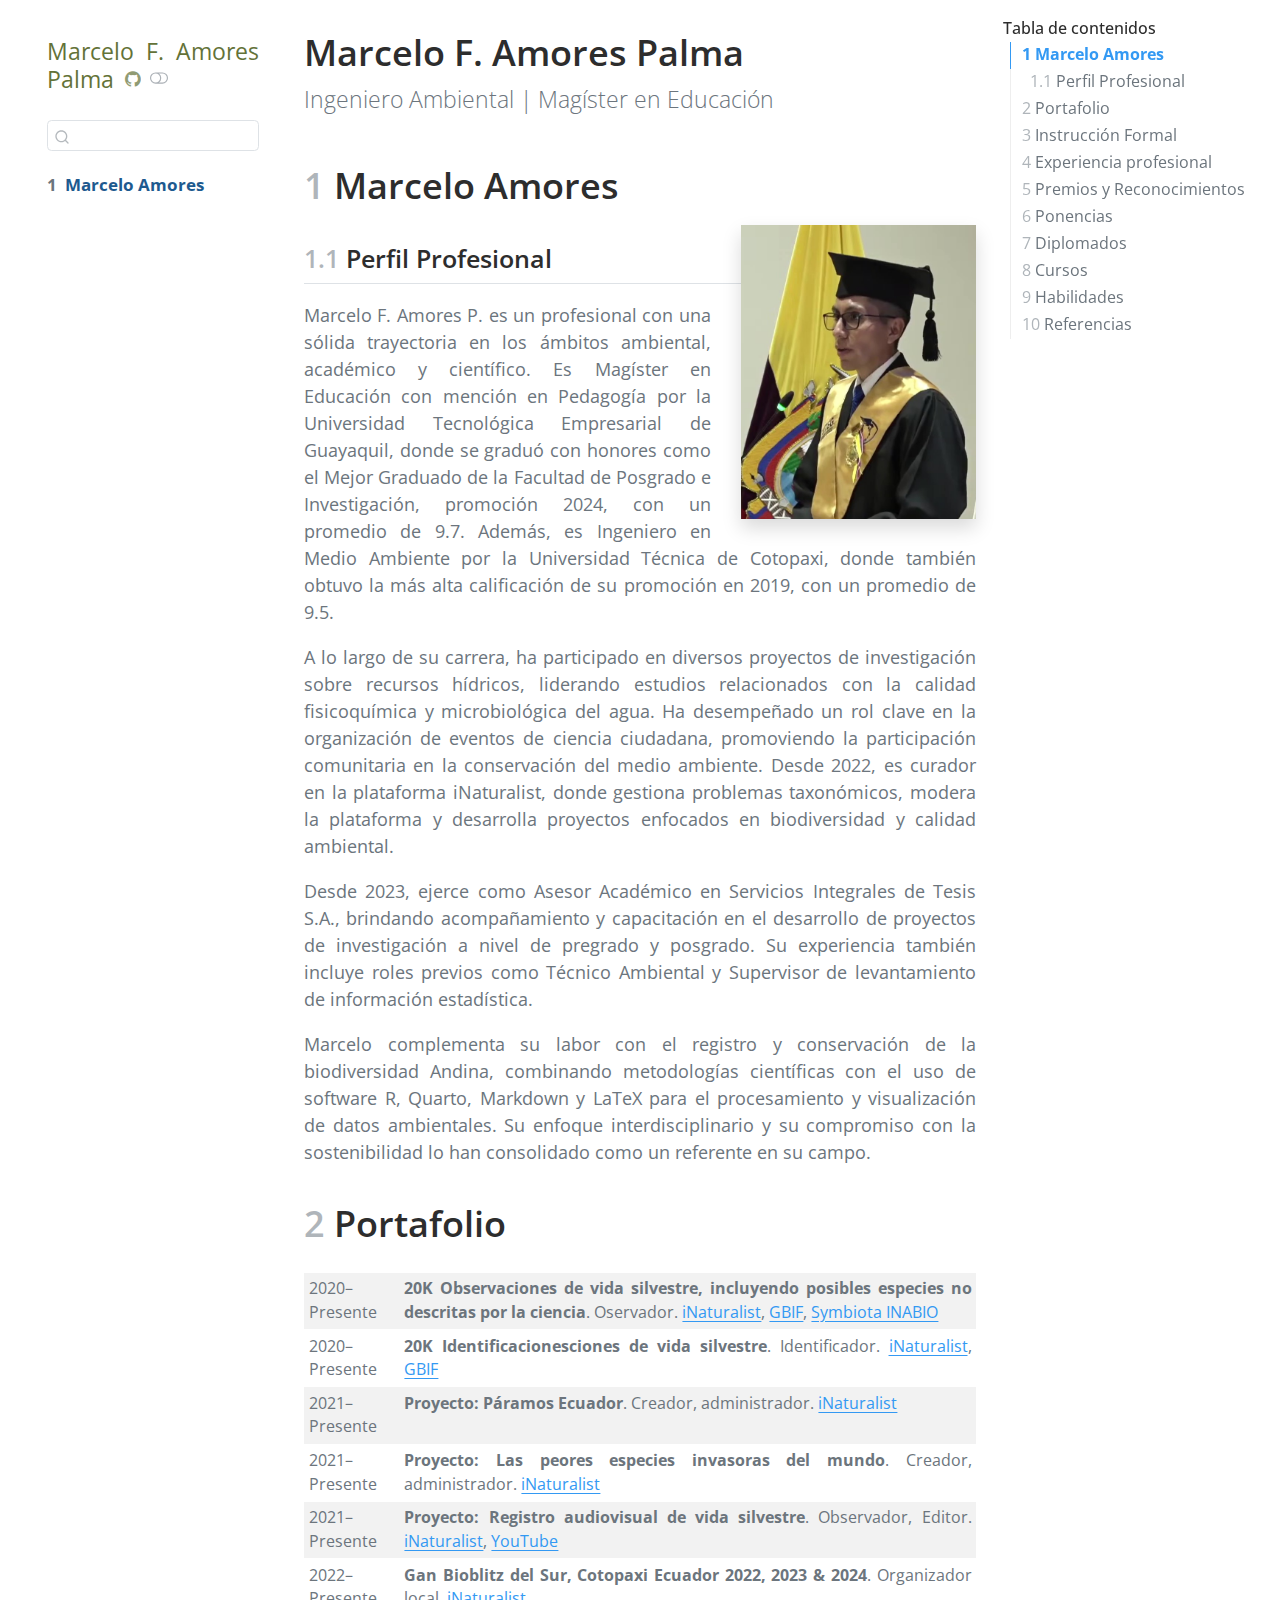
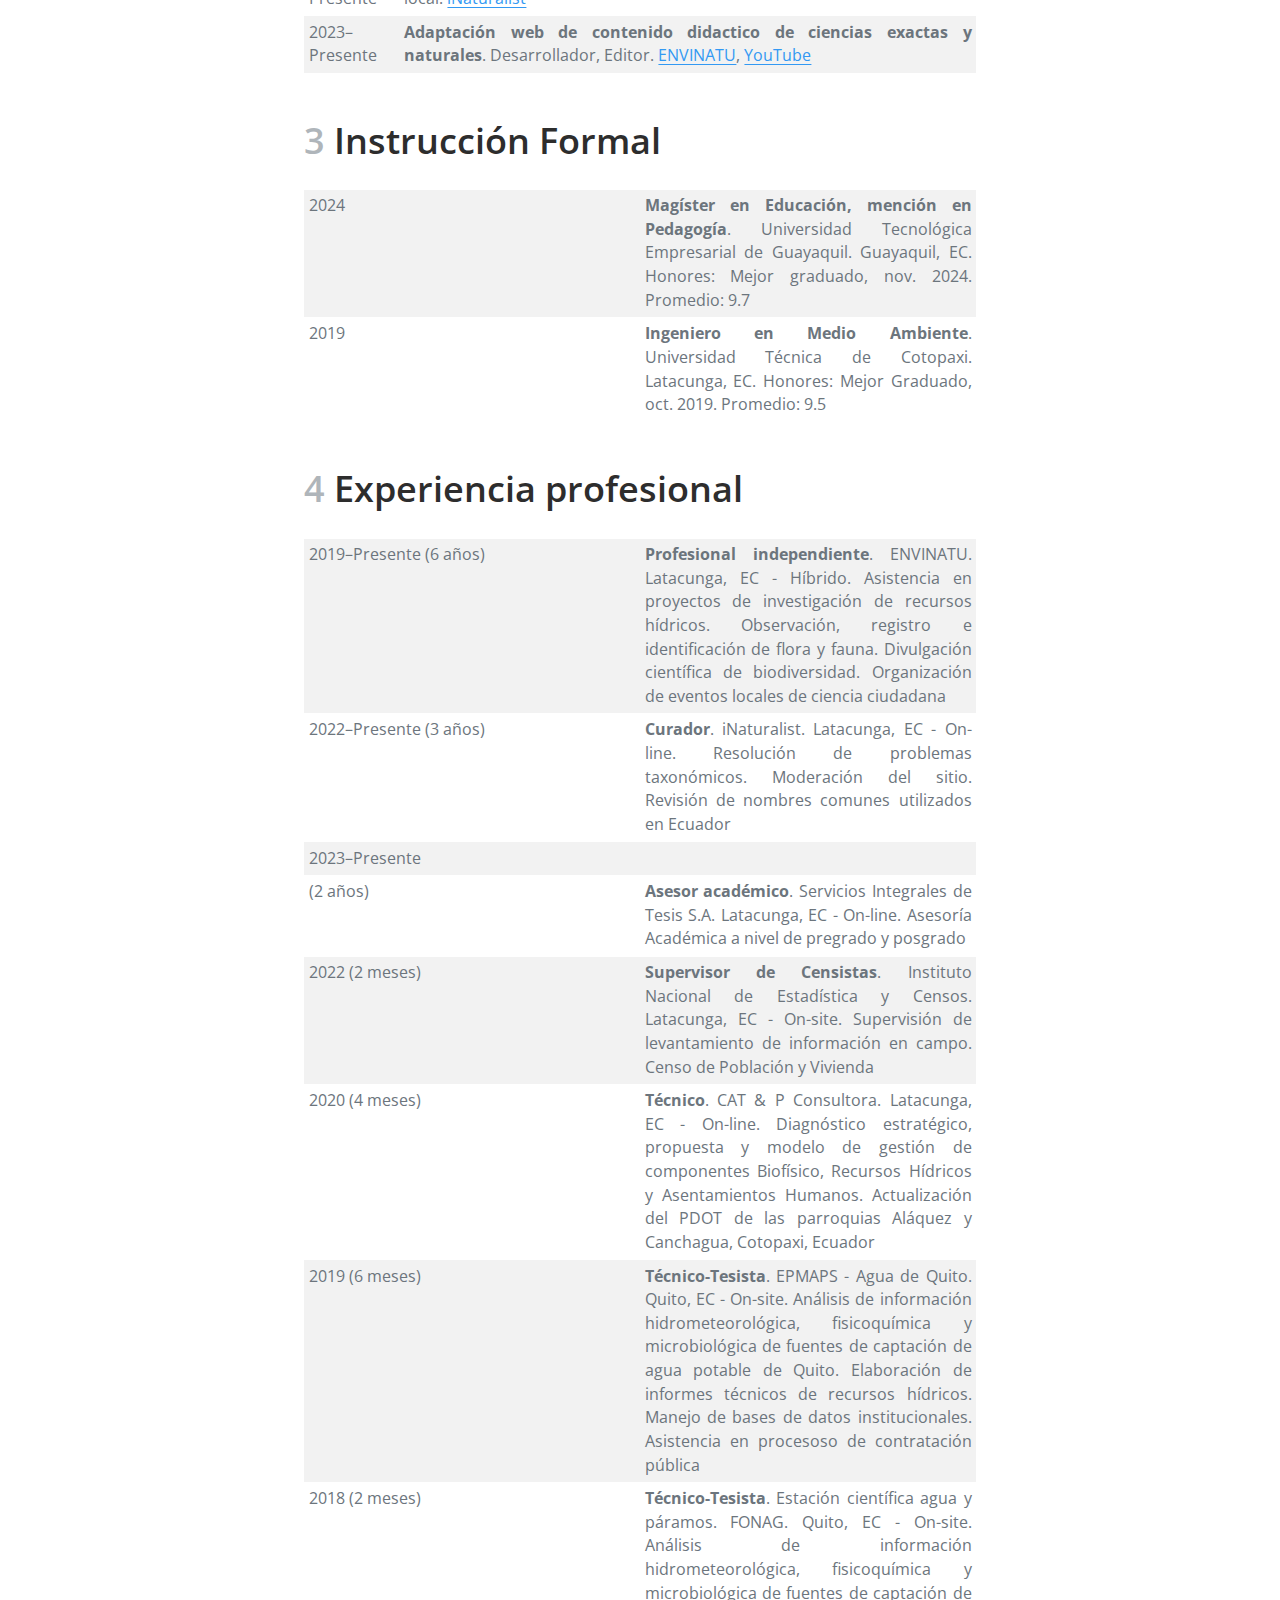
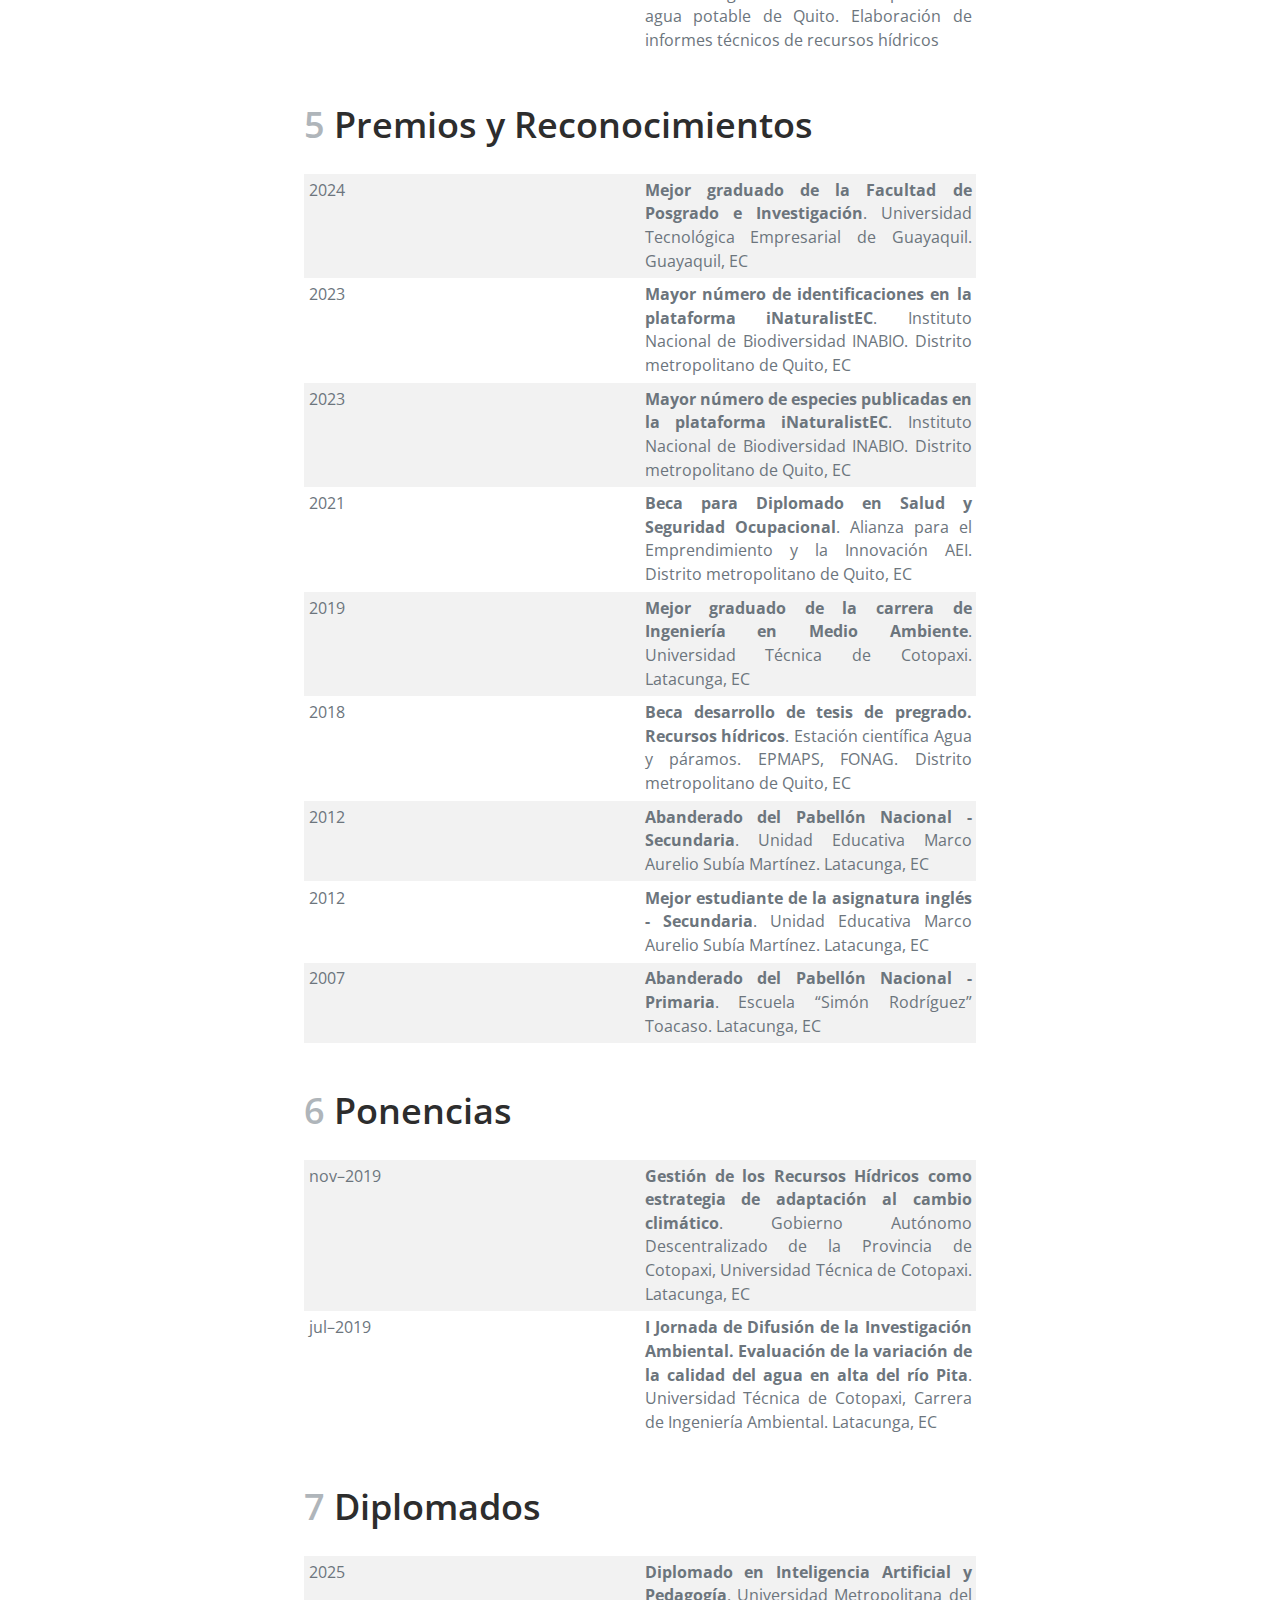
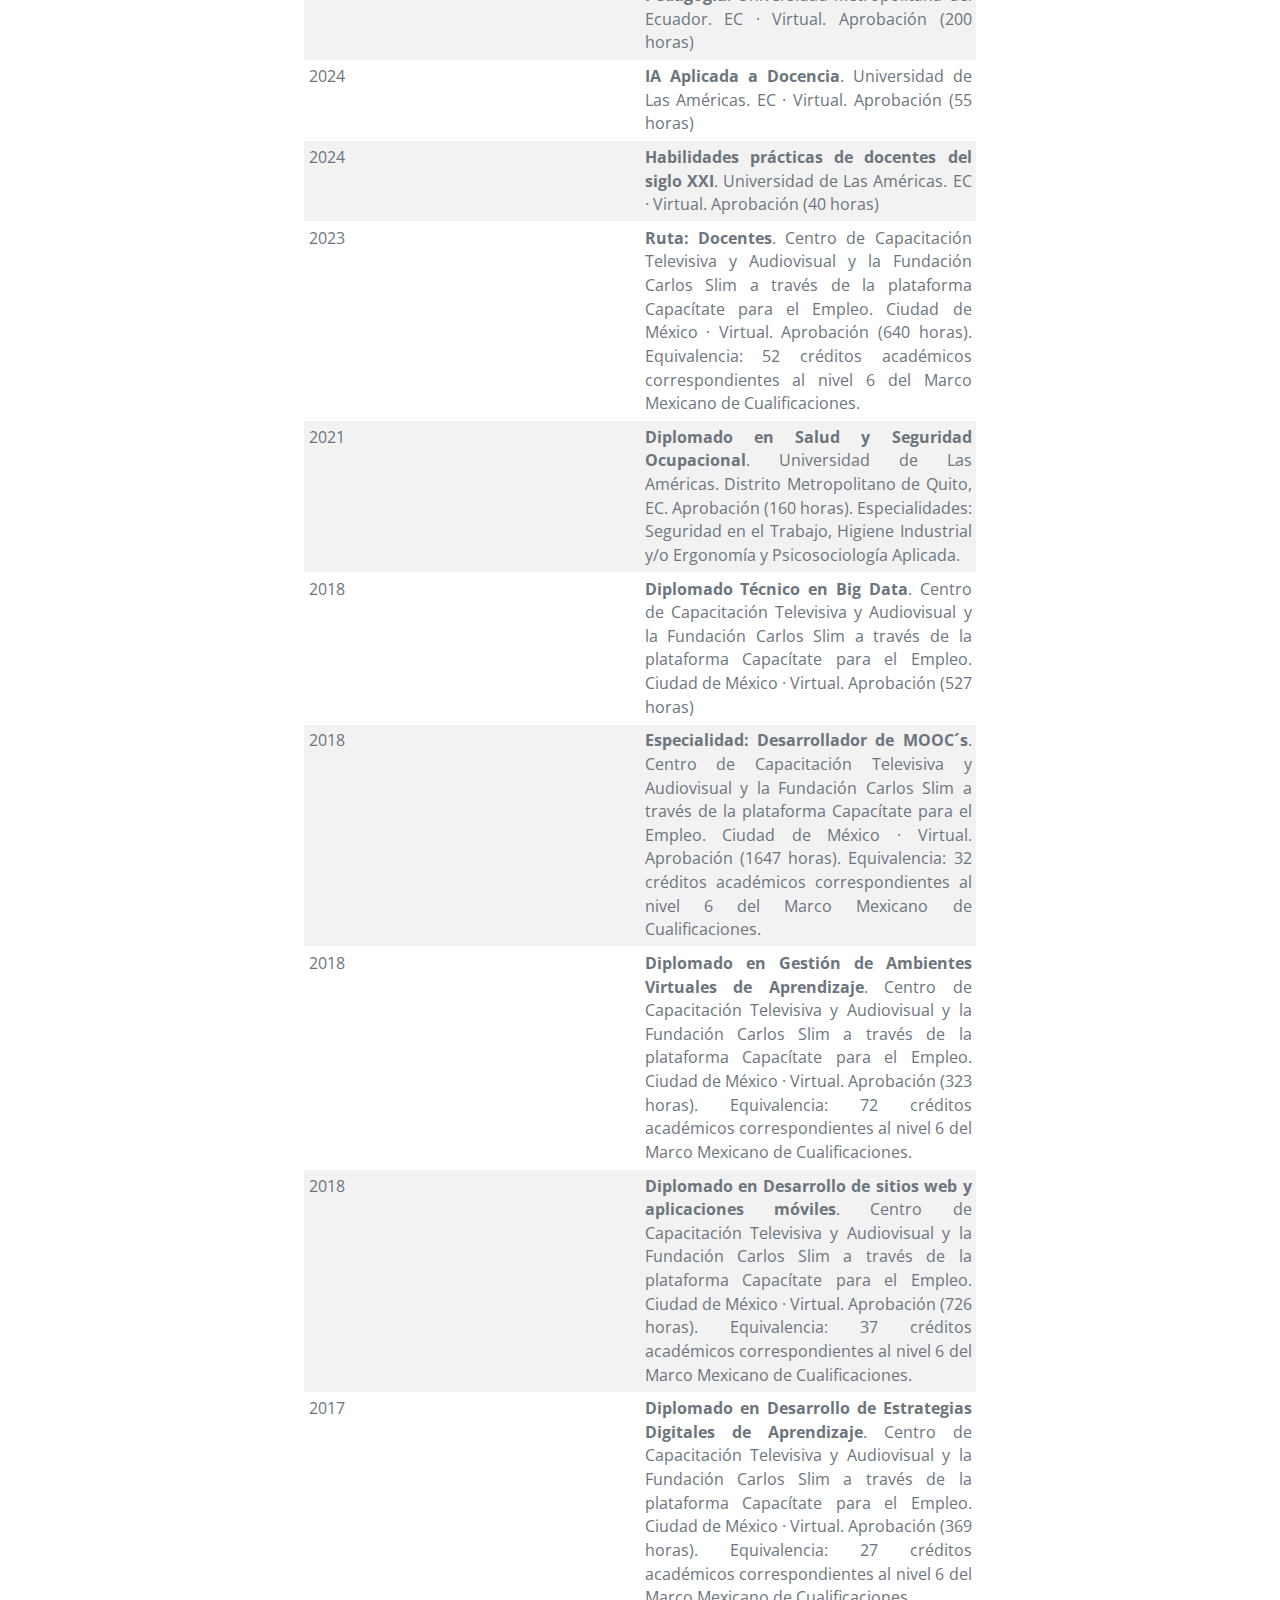
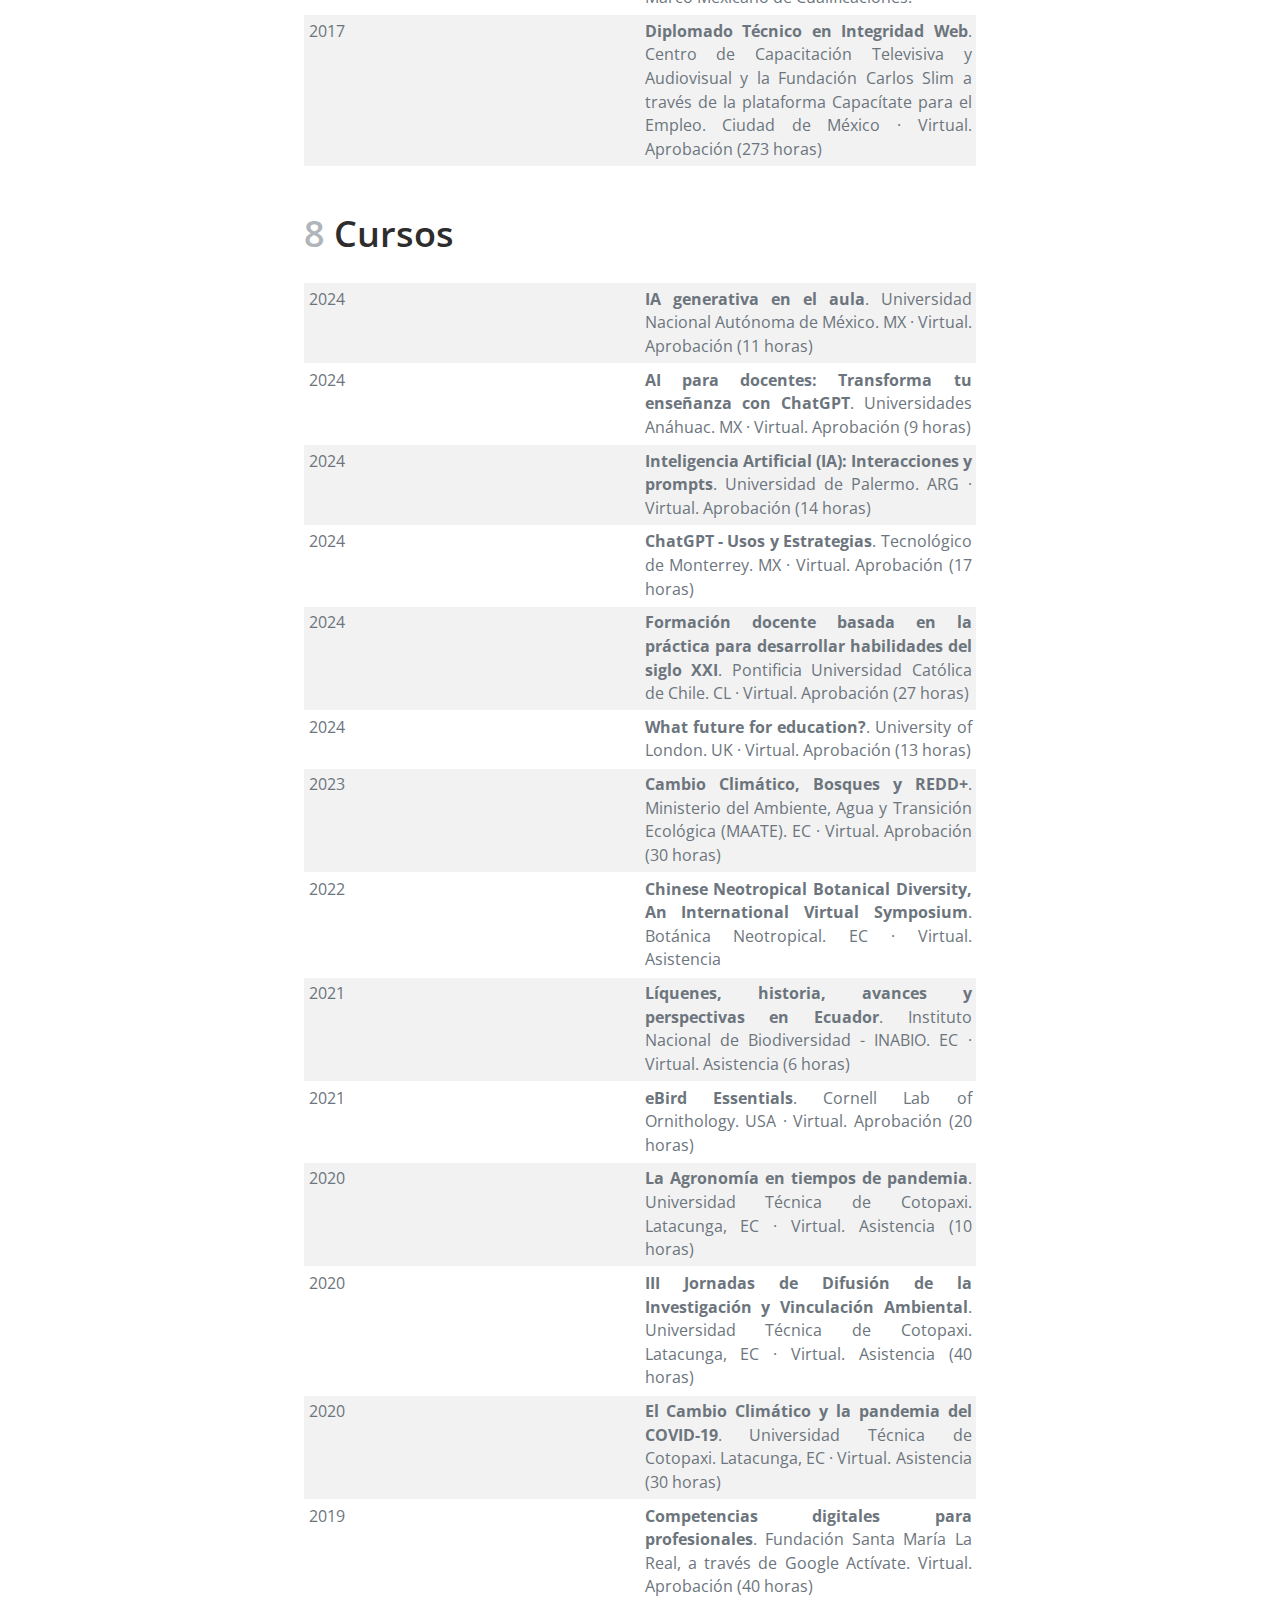
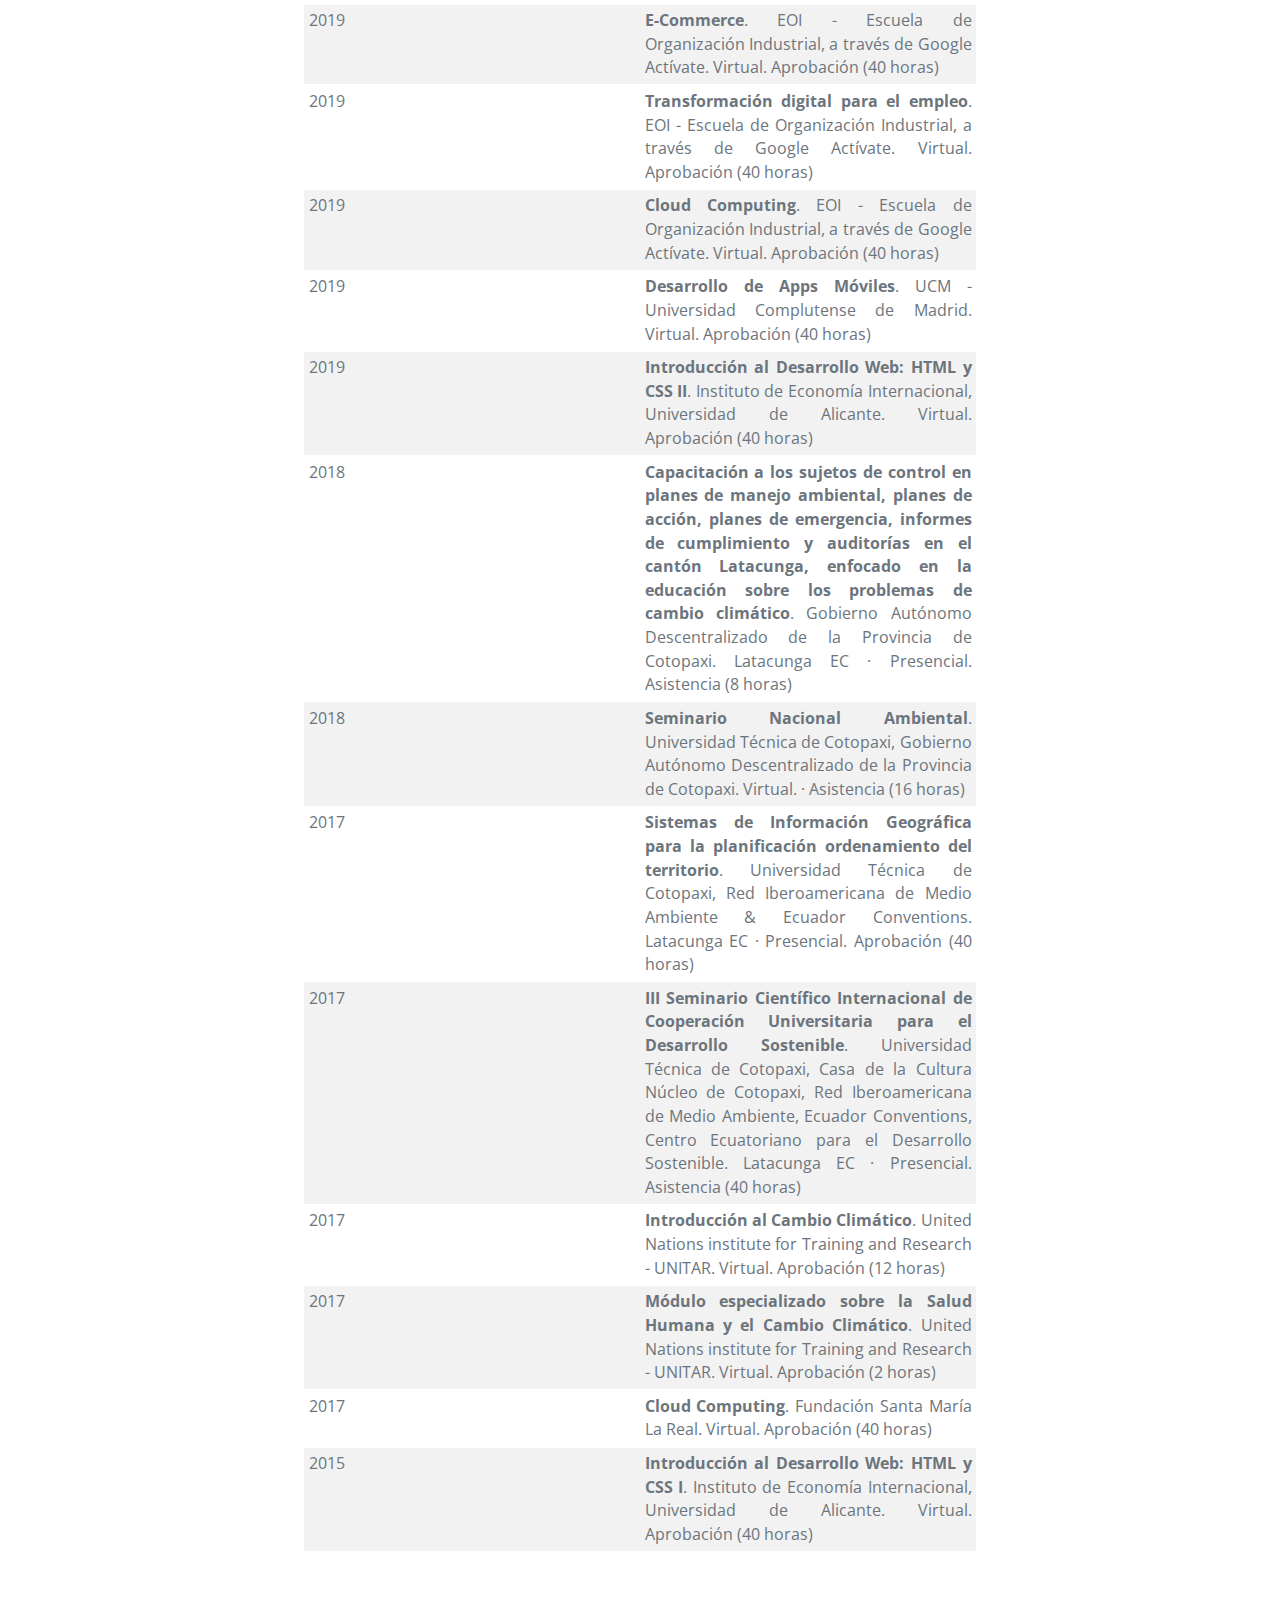
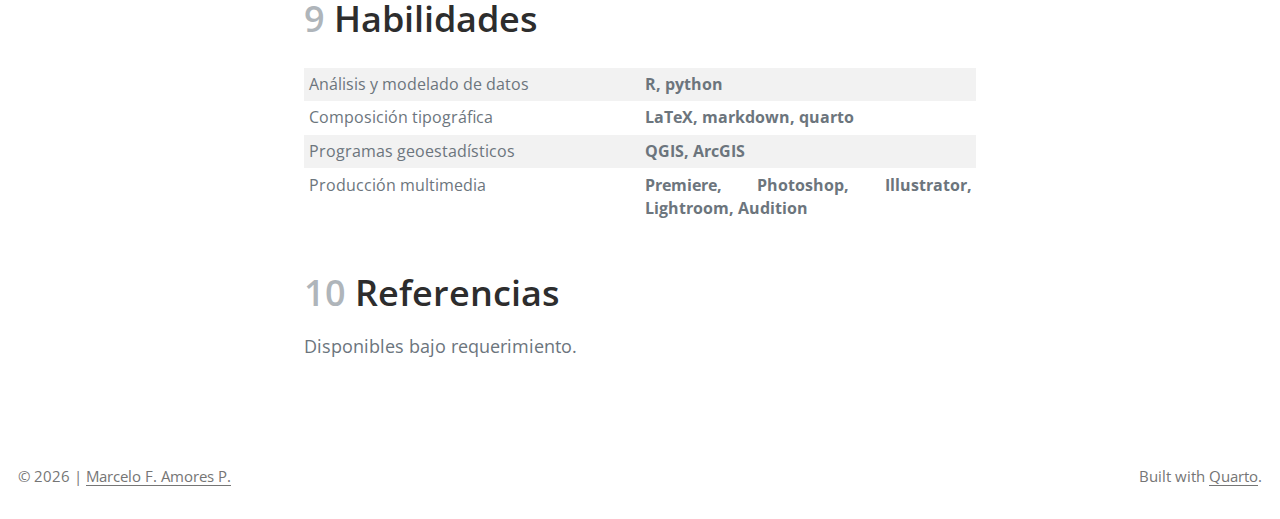
<file: _book/index.html>
<!DOCTYPE html>
<html xmlns="http://www.w3.org/1999/xhtml" lang="es" xml:lang="es"><head>
<meta http-equiv="Content-Type" content="text/html; charset=UTF-8">
<meta charset="utf-8">
<meta name="generator" content="quarto-1.5.53">
<meta name="viewport" content="width=device-width, initial-scale=1.0, user-scalable=yes">
<meta name="author" content="Marcelo Amores">
<title>Marcelo F. Amores Palma</title>
<style>
code{white-space: pre-wrap;}
span.smallcaps{font-variant: small-caps;}
div.columns{display: flex; gap: min(4vw, 1.5em);}
div.column{flex: auto; overflow-x: auto;}
div.hanging-indent{margin-left: 1.5em; text-indent: -1.5em;}
ul.task-list{list-style: none;}
ul.task-list li input[type="checkbox"] {
  width: 0.8em;
  margin: 0 0.8em 0.2em -1em; /* quarto-specific, see https://github.com/quarto-dev/quarto-cli/issues/4556 */ 
  vertical-align: middle;
}
</style>

<script src="site_libs/quarto-nav/quarto-nav.js"></script>
<script src="site_libs/quarto-nav/headroom.min.js"></script>
<script src="site_libs/clipboard/clipboard.min.js"></script>
<script src="site_libs/quarto-search/autocomplete.umd.js"></script>
<script src="site_libs/quarto-search/fuse.min.js"></script>
<script src="site_libs/quarto-search/quarto-search.js"></script>
<meta name="quarto:offset" content="./">
<link href="./images/amores1.jpg" rel="icon" type="image/jpeg">
<script src="site_libs/quarto-html/quarto.js"></script>
<script src="site_libs/quarto-html/popper.min.js"></script>
<script src="site_libs/quarto-html/tippy.umd.min.js"></script>
<script src="site_libs/quarto-html/anchor.min.js"></script>
<link href="site_libs/quarto-html/tippy.css" rel="stylesheet">
<link href="site_libs/quarto-html/quarto-syntax-highlighting.css" rel="stylesheet" class="quarto-color-scheme" id="quarto-text-highlighting-styles">
<link href="site_libs/quarto-html/quarto-syntax-highlighting-dark.css" rel="prefetch" class="quarto-color-scheme quarto-color-alternate" id="quarto-text-highlighting-styles">
<script src="site_libs/bootstrap/bootstrap.min.js"></script>
<link href="site_libs/bootstrap/bootstrap-icons.css" rel="stylesheet">
<link href="site_libs/bootstrap/bootstrap.min.css" rel="stylesheet" class="quarto-color-scheme" id="quarto-bootstrap" data-mode="light">
<link href="site_libs/bootstrap/bootstrap-dark.min.css" rel="prefetch" class="quarto-color-scheme quarto-color-alternate" id="quarto-bootstrap" data-mode="dark"><script id="quarto-search-options" type="application/json">{
  "location": "sidebar",
  "copy-button": false,
  "collapse-after": 3,
  "panel-placement": "start",
  "type": "textbox",
  "limit": 50,
  "keyboard-shortcut": [
    "f",
    "/",
    "s"
  ],
  "show-item-context": false,
  "language": {
    "search-no-results-text": "Sin resultados",
    "search-matching-documents-text": "documentos encontrados",
    "search-copy-link-title": "Copiar el enlace en la búsqueda",
    "search-hide-matches-text": "Ocultar resultados adicionales",
    "search-more-match-text": "resultado adicional en este documento",
    "search-more-matches-text": "resultados adicionales en este documento",
    "search-clear-button-title": "Borrar",
    "search-text-placeholder": "",
    "search-detached-cancel-button-title": "Cancelar",
    "search-submit-button-title": "Enviar",
    "search-label": "Buscar"
  }
}</script>
</head>
<body class="nav-sidebar floating">

<div id="quarto-search-results"></div>
  <header id="quarto-header" class="headroom fixed-top"><nav class="quarto-secondary-nav"><div class="container-fluid d-flex">
      <button type="button" class="quarto-btn-toggle btn" data-bs-toggle="collapse" role="button" data-bs-target=".quarto-sidebar-collapse-item" aria-controls="quarto-sidebar" aria-expanded="false" aria-label="Alternar barra lateral" onclick="if (window.quartoToggleHeadroom) { window.quartoToggleHeadroom(); }">
        <i class="bi bi-layout-text-sidebar-reverse"></i>
      </button>
        <nav class="quarto-page-breadcrumbs" aria-label="breadcrumb"><ol class="breadcrumb"><li class="breadcrumb-item"><a href="./index.html"><span class="chapter-number">1</span>&nbsp; <span class="chapter-title">Marcelo Amores</span></a></li></ol></nav>
        <a class="flex-grow-1" role="navigation" data-bs-toggle="collapse" data-bs-target=".quarto-sidebar-collapse-item" aria-controls="quarto-sidebar" aria-expanded="false" aria-label="Alternar barra lateral" onclick="if (window.quartoToggleHeadroom) { window.quartoToggleHeadroom(); }">      
        </a>
      <button type="button" class="btn quarto-search-button" aria-label="Buscar" onclick="window.quartoOpenSearch();">
        <i class="bi bi-search"></i>
      </button>
    </div>
  </nav></header><!-- content --><div id="quarto-content" class="quarto-container page-columns page-rows-contents page-layout-article">
<!-- sidebar -->
  <nav id="quarto-sidebar" class="sidebar collapse collapse-horizontal quarto-sidebar-collapse-item sidebar-navigation floating overflow-auto"><div class="pt-lg-2 mt-2 text-left sidebar-header">
    <div class="sidebar-title mb-0 py-0">
      <a href="./">Marcelo F. Amores Palma</a> 
        <div class="sidebar-tools-main">
    <a href="https://github.com/hadley/r4ds/" title="Ejecutar el código" class="quarto-navigation-tool px-1" aria-label="Ejecutar el código"><i class="bi bi-github"></i></a>
  <a href="" class="quarto-color-scheme-toggle quarto-navigation-tool  px-1" onclick="window.quartoToggleColorScheme(); return false;" title="Alternar modo oscuro"><i class="bi"></i></a>
</div>
    </div>
      </div>
        <div class="mt-2 flex-shrink-0 align-items-center">
        <div class="sidebar-search">
        <div id="quarto-search" class="" title="Buscar"></div>
        </div>
        </div>
    <div class="sidebar-menu-container"> 
    <ul class="list-unstyled mt-1">
<li class="sidebar-item">
  <div class="sidebar-item-container"> 
  <a href="./index.html" class="sidebar-item-text sidebar-link active">
 <span class="menu-text"><span class="chapter-number">1</span>&nbsp; <span class="chapter-title">Marcelo Amores</span></span></a>
  </div>
</li>
    </ul>
</div>
</nav><div id="quarto-sidebar-glass" class="quarto-sidebar-collapse-item" data-bs-toggle="collapse" data-bs-target=".quarto-sidebar-collapse-item"></div>
<!-- margin-sidebar -->
    <div id="quarto-margin-sidebar" class="sidebar margin-sidebar">
        <nav id="TOC" role="doc-toc" class="toc-active"><h2 id="toc-title">Tabla de contenidos</h2>
   
  <ul>
<li>
<a href="#marcelo-amores" id="toc-marcelo-amores" class="nav-link active" data-scroll-target="#marcelo-amores"><span class="header-section-number">1</span> Marcelo Amores</a>
  <ul class="collapse">
<li><a href="#perfil-profesional" id="toc-perfil-profesional" class="nav-link" data-scroll-target="#perfil-profesional"><span class="header-section-number">1.1</span> Perfil Profesional</a></li>
  </ul>
</li>
  <li><a href="#portafolio" id="toc-portafolio" class="nav-link" data-scroll-target="#portafolio"><span class="header-section-number">2</span> Portafolio</a></li>
  <li><a href="#instrucci%C3%B3n-formal" id="toc-instrucción-formal" class="nav-link" data-scroll-target="#instrucci%C3%B3n-formal"><span class="header-section-number">3</span> Instrucción Formal</a></li>
  <li><a href="#experiencia-profesional" id="toc-experiencia-profesional" class="nav-link" data-scroll-target="#experiencia-profesional"><span class="header-section-number">4</span> Experiencia profesional</a></li>
  <li><a href="#premios-y-reconocimientos" id="toc-premios-y-reconocimientos" class="nav-link" data-scroll-target="#premios-y-reconocimientos"><span class="header-section-number">5</span> Premios y Reconocimientos</a></li>
  <li><a href="#ponencias" id="toc-ponencias" class="nav-link" data-scroll-target="#ponencias"><span class="header-section-number">6</span> Ponencias</a></li>
  <li><a href="#diplomados" id="toc-diplomados" class="nav-link" data-scroll-target="#diplomados"><span class="header-section-number">7</span> Diplomados</a></li>
  <li><a href="#cursos" id="toc-cursos" class="nav-link" data-scroll-target="#cursos"><span class="header-section-number">8</span> Cursos</a></li>
  <li><a href="#habilidades" id="toc-habilidades" class="nav-link" data-scroll-target="#habilidades"><span class="header-section-number">9</span> Habilidades</a></li>
  <li><a href="#referencias" id="toc-referencias" class="nav-link" data-scroll-target="#referencias"><span class="header-section-number">10</span> Referencias</a></li>
  </ul></nav>
    </div>
<!-- main -->
<main class="content" id="quarto-document-content"><header id="title-block-header" class="quarto-title-block default"><div class="quarto-title">
<h1 class="title">Marcelo F. Amores Palma</h1>
<p class="subtitle lead">Ingeniero Ambiental | Magíster en Educación</p>
</div>



<div class="quarto-title-meta">

    
  
    
  </div>
  


</header>
<section id="marcelo-amores" class="level1" data-number="1"><h1 data-number="1">
<span class="header-section-number">1</span> Marcelo Amores</h1><p><img src="images/amores1.jpg" title="Marcelo F. Amores Palma" class="quarto-cover-image img-fluid"></p>
<section id="perfil-profesional" class="level2" data-number="1.1"><h2 data-number="1.1" class="anchored" data-anchor-id="perfil-profesional">
<span class="header-section-number">1.1</span> Perfil Profesional</h2>
<p>Marcelo F. Amores P. es un profesional con una sólida trayectoria en los ámbitos ambiental, académico y científico. Es Magíster en Educación con mención en Pedagogía por la Universidad Tecnológica Empresarial de Guayaquil, donde se graduó con honores como el Mejor Graduado de la Facultad de Posgrado e Investigación, promoción 2024, con un promedio de 9.7. Además, es Ingeniero en Medio Ambiente por la Universidad Técnica de Cotopaxi, donde también obtuvo la más alta calificación de su promoción en 2019, con un promedio de 9.5.</p>
<p>A lo largo de su carrera, ha participado en diversos proyectos de investigación sobre recursos hídricos, liderando estudios relacionados con la calidad fisicoquímica y microbiológica del agua. Ha desempeñado un rol clave en la organización de eventos de ciencia ciudadana, promoviendo la participación comunitaria en la conservación del medio ambiente. Desde 2022, es curador en la plataforma iNaturalist, donde gestiona problemas taxonómicos, modera la plataforma y desarrolla proyectos enfocados en biodiversidad y calidad ambiental.</p>
<p>Desde 2023, ejerce como Asesor Académico en Servicios Integrales de Tesis S.A., brindando acompañamiento y capacitación en el desarrollo de proyectos de investigación a nivel de pregrado y posgrado. Su experiencia también incluye roles previos como Técnico Ambiental y Supervisor de levantamiento de información estadística.</p>
<p>Marcelo complementa su labor con el registro y conservación de la biodiversidad Andina, combinando metodologías científicas con el uso de software R, Quarto, Markdown y LaTeX para el procesamiento y visualización de datos ambientales. Su enfoque interdisciplinario y su compromiso con la sostenibilidad lo han consolidado como un referente en su campo.</p>
</section></section><section id="portafolio" class="level1" data-number="2"><h1 data-number="2">
<span class="header-section-number">2</span> Portafolio</h1>
<div class="cell">
<div class="cell-output-display">
<table class="caption-top table table-sm table-striped small"><tbody>
<tr class="odd">
<td>2020–Presente</td>
<td>
<strong>20K Observaciones de vida silvestre, incluyendo posibles especies no descritas por la ciencia</strong>. Oservador. <a href="https://www.inaturalist.org/observations?place_id=any&amp;user_id=marceloamores&amp;verifiable=any">iNaturalist</a>, <a href="https://www.gbif.org/occurrence/taxonomy?recorded_by_id=https:~2F~2Forcid.org~2F0000-0002-0337-0467&amp;advanced=1">GBIF</a>, <a href="https://bndb.sisbioecuador.bio/bndb/collections/listtabledisplay.php?db=28&amp;collector=Marcelo%20Amores">Symbiota INABIO</a>
</td>
</tr>
<tr class="even">
<td>2020–Presente</td>
<td>
<strong>20K Identificacionesciones de vida silvestre</strong>. Identificador. <a href="https://www.inaturalist.org/identifications/marceloamores">iNaturalist</a>, <a href="https://www.gbif.org/occurrence/taxonomy?identified_by_id=https:~2F~2Forcid.org~2F0000-0002-0337-0467&amp;advanced=1">GBIF</a>
</td>
</tr>
<tr class="odd">
<td>2021–Presente</td>
<td>
<strong>Proyecto: Páramos Ecuador</strong>. Creador, administrador. <a href="https://inaturalist.org/projects/paramos-ecuador">iNaturalist</a>
</td>
</tr>
<tr class="even">
<td>2021–Presente</td>
<td>
<strong>Proyecto: Las peores especies invasoras del mundo</strong>. Creador, administrador. <a href="https://www.inaturalist.org/projects/world-s-worst-invasive-alien-species">iNaturalist</a>
</td>
</tr>
<tr class="odd">
<td>2021–Presente</td>
<td>
<strong>Proyecto: Registro audiovisual de vida silvestre</strong>. Observador, Editor. <a href="https://www.inaturalist.org/projects/130957">iNaturalist</a>, <a href="https://www.youtube.com/channel/UCPFe4QhNT4EkHIF6YnbasGQ">YouTube</a>
</td>
</tr>
<tr class="even">
<td>2022–Presente</td>
<td>
<strong>Gan Bioblitz del Sur, Cotopaxi Ecuador 2022, 2023 &amp; 2024</strong>. Organizador local. <a href="https://www.inaturalist.org/projects/gran-bioblitz-del-sur-2024-cotopaxi-ecuador">iNaturalist</a>
</td>
</tr>
<tr class="odd">
<td>2023–Presente</td>
<td>
<strong>Adaptación web de contenido didactico de ciencias exactas y naturales</strong>. Desarrollador, Editor. <a href="https://github.com/envinatu">ENVINATU</a>, <a href="https://www.youtube.com/channel/UCRfjlNyIvjRziU57AuaDl3A">YouTube</a>
</td>
</tr>
</tbody></table>
</div>
</div>
</section><section id="instrucción-formal" class="level1" data-number="3"><h1 data-number="3">
<span class="header-section-number">3</span> Instrucción Formal</h1>
<div class="cell">
<div class="cell-output-display">
<table class="caption-top table table-sm table-striped small">
<colgroup>
<col style="width: 50%">
<col style="width: 50%">
</colgroup>
<tbody>
<tr class="odd">
<td>2024</td>
<td>
<strong>Magíster en Educación, mención en Pedagogía</strong>. Universidad Tecnológica Empresarial de Guayaquil. Guayaquil, EC. Honores: Mejor graduado, nov. 2024. Promedio: 9.7</td>
</tr>
<tr class="even">
<td>2019</td>
<td>
<strong>Ingeniero en Medio Ambiente</strong>. Universidad Técnica de Cotopaxi. Latacunga, EC. Honores: Mejor Graduado, oct. 2019. Promedio: 9.5</td>
</tr>
</tbody>
</table>
</div>
</div>
</section><section id="experiencia-profesional" class="level1" data-number="4"><h1 data-number="4">
<span class="header-section-number">4</span> Experiencia profesional</h1>
<div class="cell">
<div class="cell-output-display">
<table class="caption-top table table-sm table-striped small">
<colgroup>
<col style="width: 50%">
<col style="width: 50%">
</colgroup>
<tbody>
<tr class="odd">
<td>2019–Presente (6 años)</td>
<td>
<strong>Profesional independiente</strong>. ENVINATU. Latacunga, EC - Híbrido. Asistencia en proyectos de investigación de recursos hídricos. Observación, registro e identificación de flora y fauna. Divulgación científica de biodiversidad. Organización de eventos locales de ciencia ciudadana</td>
</tr>
<tr class="even">
<td>2022–Presente (3 años)</td>
<td>
<strong>Curador</strong>. iNaturalist. Latacunga, EC - On-line. Resolución de problemas taxonómicos. Moderación del sitio. Revisión de nombres comunes utilizados en Ecuador</td>
</tr>
<tr class="odd">
<td>2023–Presente</td>
<td></td>
</tr>
<tr class="even">
<td>(2 años)</td>
<td>
<strong>Asesor académico</strong>. Servicios Integrales de Tesis S.A. Latacunga, EC - On-line. Asesoría Académica a nivel de pregrado y posgrado</td>
</tr>
<tr class="odd">
<td>2022 (2 meses)</td>
<td>
<strong>Supervisor de Censistas</strong>. Instituto Nacional de Estadística y Censos. Latacunga, EC - On-site. Supervisión de levantamiento de información en campo. Censo de Población y Vivienda</td>
</tr>
<tr class="even">
<td>2020 (4 meses)</td>
<td>
<strong>Técnico</strong>. CAT &amp; P Consultora. Latacunga, EC - On-line. Diagnóstico estratégico, propuesta y modelo de gestión de componentes Biofísico, Recursos Hídricos y Asentamientos Humanos. Actualización del PDOT de las parroquias Aláquez y Canchagua, Cotopaxi, Ecuador</td>
</tr>
<tr class="odd">
<td>2019 (6 meses)</td>
<td>
<strong>Técnico-Tesista</strong>. EPMAPS - Agua de Quito. Quito, EC - On-site. Análisis de información hidrometeorológica, fisicoquímica y microbiológica de fuentes de captación de agua potable de Quito. Elaboración de informes técnicos de recursos hídricos. Manejo de bases de datos institucionales. Asistencia en procesoso de contratación pública</td>
</tr>
<tr class="even">
<td>2018 (2 meses)</td>
<td>
<strong>Técnico-Tesista</strong>. Estación científica agua y páramos. FONAG. Quito, EC - On-site. Análisis de información hidrometeorológica, fisicoquímica y microbiológica de fuentes de captación de agua potable de Quito. Elaboración de informes técnicos de recursos hídricos</td>
</tr>
</tbody>
</table>
</div>
</div>
</section><section id="premios-y-reconocimientos" class="level1" data-number="5"><h1 data-number="5">
<span class="header-section-number">5</span> Premios y Reconocimientos</h1>
<div class="cell">
<div class="cell-output-display">
<table class="caption-top table table-sm table-striped small">
<colgroup>
<col style="width: 50%">
<col style="width: 50%">
</colgroup>
<tbody>
<tr class="odd">
<td>2024</td>
<td>
<strong>Mejor graduado de la Facultad de Posgrado e Investigación</strong>. Universidad Tecnológica Empresarial de Guayaquil. Guayaquil, EC</td>
</tr>
<tr class="even">
<td>2023</td>
<td>
<strong>Mayor número de identificaciones en la plataforma iNaturalistEC</strong>. Instituto Nacional de Biodiversidad INABIO. Distrito metropolitano de Quito, EC</td>
</tr>
<tr class="odd">
<td>2023</td>
<td>
<strong>Mayor número de especies publicadas en la plataforma iNaturalistEC</strong>. Instituto Nacional de Biodiversidad INABIO. Distrito metropolitano de Quito, EC</td>
</tr>
<tr class="even">
<td>2021</td>
<td>
<strong>Beca para Diplomado en Salud y Seguridad Ocupacional</strong>. Alianza para el Emprendimiento y la Innovación AEI. Distrito metropolitano de Quito, EC</td>
</tr>
<tr class="odd">
<td>2019</td>
<td>
<strong>Mejor graduado de la carrera de Ingeniería en Medio Ambiente</strong>. Universidad Técnica de Cotopaxi. Latacunga, EC</td>
</tr>
<tr class="even">
<td>2018</td>
<td>
<strong>Beca desarrollo de tesis de pregrado. Recursos hídricos</strong>. Estación científica Agua y páramos. EPMAPS, FONAG. Distrito metropolitano de Quito, EC</td>
</tr>
<tr class="odd">
<td>2012</td>
<td>
<strong>Abanderado del Pabellón Nacional - Secundaria</strong>. Unidad Educativa Marco Aurelio Subía Martínez. Latacunga, EC</td>
</tr>
<tr class="even">
<td>2012</td>
<td>
<strong>Mejor estudiante de la asignatura inglés - Secundaria</strong>. Unidad Educativa Marco Aurelio Subía Martínez. Latacunga, EC</td>
</tr>
<tr class="odd">
<td>2007</td>
<td>
<strong>Abanderado del Pabellón Nacional - Primaria</strong>. Escuela “Simón Rodríguez” Toacaso. Latacunga, EC</td>
</tr>
</tbody>
</table>
</div>
</div>
</section><section id="ponencias" class="level1" data-number="6"><h1 data-number="6">
<span class="header-section-number">6</span> Ponencias</h1>
<div class="cell">
<div class="cell-output-display">
<table class="caption-top table table-sm table-striped small">
<colgroup>
<col style="width: 50%">
<col style="width: 50%">
</colgroup>
<tbody>
<tr class="odd">
<td>nov–2019</td>
<td>
<strong>Gestión de los Recursos Hídricos como estrategia de adaptación al cambio climático</strong>. Gobierno Autónomo Descentralizado de la Provincia de Cotopaxi, Universidad Técnica de Cotopaxi. Latacunga, EC</td>
</tr>
<tr class="even">
<td>jul–2019</td>
<td>
<strong>I Jornada de Difusión de la Investigación Ambiental. Evaluación de la variación de la calidad del agua en alta del río Pita</strong>. Universidad Técnica de Cotopaxi, Carrera de Ingeniería Ambiental. Latacunga, EC</td>
</tr>
</tbody>
</table>
</div>
</div>
</section><section id="diplomados" class="level1" data-number="7"><h1 data-number="7">
<span class="header-section-number">7</span> Diplomados</h1>
<div class="cell">
<div class="cell-output-display">
<table class="caption-top table table-sm table-striped small">
<colgroup>
<col style="width: 50%">
<col style="width: 50%">
</colgroup>
<tbody>
<tr class="odd">
<td>2025</td>
<td>
<strong>Diplomado en Inteligencia Artificial y Pedagogía</strong>. Universidad Metropolitana del Ecuador. EC · Virtual. Aprobación (200 horas)</td>
</tr>
<tr class="even">
<td>2024</td>
<td>
<strong>IA Aplicada a Docencia</strong>. Universidad de Las Américas. EC · Virtual. Aprobación (55 horas)</td>
</tr>
<tr class="odd">
<td>2024</td>
<td>
<strong>Habilidades prácticas de docentes del siglo XXI</strong>. Universidad de Las Américas. EC · Virtual. Aprobación (40 horas)</td>
</tr>
<tr class="even">
<td>2023</td>
<td>
<strong>Ruta: Docentes</strong>. Centro de Capacitación Televisiva y Audiovisual y la Fundación Carlos Slim a través de la plataforma Capacítate para el Empleo. Ciudad de México · Virtual. Aprobación (640 horas). Equivalencia: 52 créditos académicos correspondientes al nivel 6 del Marco Mexicano de Cualificaciones.</td>
</tr>
<tr class="odd">
<td>2021</td>
<td>
<strong>Diplomado en Salud y Seguridad Ocupacional</strong>. Universidad de Las Américas. Distrito Metropolitano de Quito, EC. Aprobación (160 horas). Especialidades: Seguridad en el Trabajo, Higiene Industrial y/o Ergonomía y Psicosociología Aplicada.</td>
</tr>
<tr class="even">
<td>2018</td>
<td>
<strong>Diplomado Técnico en Big Data</strong>. Centro de Capacitación Televisiva y Audiovisual y la Fundación Carlos Slim a través de la plataforma Capacítate para el Empleo. Ciudad de México · Virtual. Aprobación (527 horas)</td>
</tr>
<tr class="odd">
<td>2018</td>
<td>
<strong>Especialidad: Desarrollador de MOOC´s</strong>. Centro de Capacitación Televisiva y Audiovisual y la Fundación Carlos Slim a través de la plataforma Capacítate para el Empleo. Ciudad de México · Virtual. Aprobación (1647 horas). Equivalencia: 32 créditos académicos correspondientes al nivel 6 del Marco Mexicano de Cualificaciones.</td>
</tr>
<tr class="even">
<td>2018</td>
<td>
<strong>Diplomado en Gestión de Ambientes Virtuales de Aprendizaje</strong>. Centro de Capacitación Televisiva y Audiovisual y la Fundación Carlos Slim a través de la plataforma Capacítate para el Empleo. Ciudad de México · Virtual. Aprobación (323 horas). Equivalencia: 72 créditos académicos correspondientes al nivel 6 del Marco Mexicano de Cualificaciones.</td>
</tr>
<tr class="odd">
<td>2018</td>
<td>
<strong>Diplomado en Desarrollo de sitios web y aplicaciones móviles</strong>. Centro de Capacitación Televisiva y Audiovisual y la Fundación Carlos Slim a través de la plataforma Capacítate para el Empleo. Ciudad de México · Virtual. Aprobación (726 horas). Equivalencia: 37 créditos académicos correspondientes al nivel 6 del Marco Mexicano de Cualificaciones.</td>
</tr>
<tr class="even">
<td>2017</td>
<td>
<strong>Diplomado en Desarrollo de Estrategias Digitales de Aprendizaje</strong>. Centro de Capacitación Televisiva y Audiovisual y la Fundación Carlos Slim a través de la plataforma Capacítate para el Empleo. Ciudad de México · Virtual. Aprobación (369 horas). Equivalencia: 27 créditos académicos correspondientes al nivel 6 del Marco Mexicano de Cualificaciones.</td>
</tr>
<tr class="odd">
<td>2017</td>
<td>
<strong>Diplomado Técnico en Integridad Web</strong>. Centro de Capacitación Televisiva y Audiovisual y la Fundación Carlos Slim a través de la plataforma Capacítate para el Empleo. Ciudad de México · Virtual. Aprobación (273 horas)</td>
</tr>
</tbody>
</table>
</div>
</div>
</section><section id="cursos" class="level1" data-number="8"><h1 data-number="8">
<span class="header-section-number">8</span> Cursos</h1>
<div class="cell">
<div class="cell-output-display">
<table class="caption-top table table-sm table-striped small">
<colgroup>
<col style="width: 50%">
<col style="width: 50%">
</colgroup>
<tbody>
<tr class="odd">
<td>2024</td>
<td>
<strong>IA generativa en el aula</strong>. Universidad Nacional Autónoma de México. MX · Virtual. Aprobación (11 horas)</td>
</tr>
<tr class="even">
<td>2024</td>
<td>
<strong>AI para docentes: Transforma tu enseñanza con ChatGPT</strong>. Universidades Anáhuac. MX · Virtual. Aprobación (9 horas)</td>
</tr>
<tr class="odd">
<td>2024</td>
<td>
<strong>Inteligencia Artificial (IA): Interacciones y prompts</strong>. Universidad de Palermo. ARG · Virtual. Aprobación (14 horas)</td>
</tr>
<tr class="even">
<td>2024</td>
<td>
<strong>ChatGPT - Usos y Estrategias</strong>. Tecnológico de Monterrey. MX · Virtual. Aprobación (17 horas)</td>
</tr>
<tr class="odd">
<td>2024</td>
<td>
<strong>Formación docente basada en la práctica para desarrollar habilidades del siglo XXI</strong>. Pontificia Universidad Católica de Chile. CL · Virtual. Aprobación (27 horas)</td>
</tr>
<tr class="even">
<td>2024</td>
<td>
<strong>What future for education?</strong>. University of London. UK · Virtual. Aprobación (13 horas)</td>
</tr>
<tr class="odd">
<td>2023</td>
<td>
<strong>Cambio Climático, Bosques y REDD+</strong>. Ministerio del Ambiente, Agua y Transición Ecológica (MAATE). EC · Virtual. Aprobación (30 horas)</td>
</tr>
<tr class="even">
<td>2022</td>
<td>
<strong>Chinese Neotropical Botanical Diversity, An International Virtual Symposium</strong>. Botánica Neotropical. EC · Virtual. Asistencia</td>
</tr>
<tr class="odd">
<td>2021</td>
<td>
<strong>Líquenes, historia, avances y perspectivas en Ecuador</strong>. Instituto Nacional de Biodiversidad - INABIO. EC · Virtual. Asistencia (6 horas)</td>
</tr>
<tr class="even">
<td>2021</td>
<td>
<strong>eBird Essentials</strong>. Cornell Lab of Ornithology. USA · Virtual. Aprobación (20 horas)</td>
</tr>
<tr class="odd">
<td>2020</td>
<td>
<strong>La Agronomía en tiempos de pandemia</strong>. Universidad Técnica de Cotopaxi. Latacunga, EC · Virtual. Asistencia (10 horas)</td>
</tr>
<tr class="even">
<td>2020</td>
<td>
<strong>III Jornadas de Difusión de la Investigación y Vinculación Ambiental</strong>. Universidad Técnica de Cotopaxi. Latacunga, EC · Virtual. Asistencia (40 horas)</td>
</tr>
<tr class="odd">
<td>2020</td>
<td>
<strong>El Cambio Climático y la pandemia del COVID-19</strong>. Universidad Técnica de Cotopaxi. Latacunga, EC · Virtual. Asistencia (30 horas)</td>
</tr>
<tr class="even">
<td>2019</td>
<td>
<strong>Competencias digitales para profesionales</strong>. Fundación Santa María La Real, a través de Google Actívate. Virtual. Aprobación (40 horas)</td>
</tr>
<tr class="odd">
<td>2019</td>
<td>
<strong>E-Commerce</strong>. EOI - Escuela de Organización Industrial, a través de Google Actívate. Virtual. Aprobación (40 horas)</td>
</tr>
<tr class="even">
<td>2019</td>
<td>
<strong>Transformación digital para el empleo</strong>. EOI - Escuela de Organización Industrial, a través de Google Actívate. Virtual. Aprobación (40 horas)</td>
</tr>
<tr class="odd">
<td>2019</td>
<td>
<strong>Cloud Computing</strong>. EOI - Escuela de Organización Industrial, a través de Google Actívate. Virtual. Aprobación (40 horas)</td>
</tr>
<tr class="even">
<td>2019</td>
<td>
<strong>Desarrollo de Apps Móviles</strong>. UCM - Universidad Complutense de Madrid. Virtual. Aprobación (40 horas)</td>
</tr>
<tr class="odd">
<td>2019</td>
<td>
<strong>Introducción al Desarrollo Web: HTML y CSS II</strong>. Instituto de Economía Internacional, Universidad de Alicante. Virtual. Aprobación (40 horas)</td>
</tr>
<tr class="even">
<td>2018</td>
<td>
<strong>Capacitación a los sujetos de control en planes de manejo ambiental, planes de acción, planes de emergencia, informes de cumplimiento y auditorías en el cantón Latacunga, enfocado en la educación sobre los problemas de cambio climático</strong>. Gobierno Autónomo Descentralizado de la Provincia de Cotopaxi. Latacunga EC · Presencial. Asistencia (8 horas)</td>
</tr>
<tr class="odd">
<td>2018</td>
<td>
<strong>Seminario Nacional Ambiental</strong>. Universidad Técnica de Cotopaxi, Gobierno Autónomo Descentralizado de la Provincia de Cotopaxi. Virtual. · Asistencia (16 horas)</td>
</tr>
<tr class="even">
<td>2017</td>
<td>
<strong>Sistemas de Información Geográfica para la planificación ordenamiento del territorio</strong>. Universidad Técnica de Cotopaxi, Red Iberoamericana de Medio Ambiente &amp; Ecuador Conventions. Latacunga EC · Presencial. Aprobación (40 horas)</td>
</tr>
<tr class="odd">
<td>2017</td>
<td>
<strong>III Seminario Científico Internacional de Cooperación Universitaria para el Desarrollo Sostenible</strong>. Universidad Técnica de Cotopaxi, Casa de la Cultura Núcleo de Cotopaxi, Red Iberoamericana de Medio Ambiente, Ecuador Conventions, Centro Ecuatoriano para el Desarrollo Sostenible. Latacunga EC · Presencial. Asistencia (40 horas)</td>
</tr>
<tr class="even">
<td>2017</td>
<td>
<strong>Introducción al Cambio Climático</strong>. United Nations institute for Training and Research - UNITAR. Virtual. Aprobación (12 horas)</td>
</tr>
<tr class="odd">
<td>2017</td>
<td>
<strong>Módulo especializado sobre la Salud Humana y el Cambio Climático</strong>. United Nations institute for Training and Research - UNITAR. Virtual. Aprobación (2 horas)</td>
</tr>
<tr class="even">
<td>2017</td>
<td>
<strong>Cloud Computing</strong>. Fundación Santa María La Real. Virtual. Aprobación (40 horas)</td>
</tr>
<tr class="odd">
<td>2015</td>
<td>
<strong>Introducción al Desarrollo Web: HTML y CSS I</strong>. Instituto de Economía Internacional, Universidad de Alicante. Virtual. Aprobación (40 horas)</td>
</tr>
</tbody>
</table>
</div>
</div>
</section><section id="habilidades" class="level1" data-number="9"><h1 data-number="9">
<span class="header-section-number">9</span> Habilidades</h1>
<div class="cell">
<div class="cell-output-display">
<table class="caption-top table table-sm table-striped small">
<colgroup>
<col style="width: 50%">
<col style="width: 50%">
</colgroup>
<tbody>
<tr class="odd">
<td>Análisis y modelado de datos</td>
<td><strong>R, python</strong></td>
</tr>
<tr class="even">
<td>Composición tipográfica</td>
<td><strong>LaTeX, markdown, quarto</strong></td>
</tr>
<tr class="odd">
<td>Programas geoestadísticos</td>
<td><strong>QGIS, ArcGIS</strong></td>
</tr>
<tr class="even">
<td>Producción multimedia</td>
<td><strong>Premiere, Photoshop, Illustrator, Lightroom, Audition</strong></td>
</tr>
</tbody>
</table>
</div>
</div>
</section><section id="referencias" class="level1" data-number="10"><h1 data-number="10">
<span class="header-section-number">10</span> Referencias</h1>
<p>Disponibles bajo requerimiento.</p>


</section></main><!-- /main --><script id="quarto-html-after-body" type="application/javascript">
window.document.addEventListener("DOMContentLoaded", function (event) {
  const toggleBodyColorMode = (bsSheetEl) => {
    const mode = bsSheetEl.getAttribute("data-mode");
    const bodyEl = window.document.querySelector("body");
    if (mode === "dark") {
      bodyEl.classList.add("quarto-dark");
      bodyEl.classList.remove("quarto-light");
    } else {
      bodyEl.classList.add("quarto-light");
      bodyEl.classList.remove("quarto-dark");
    }
  }
  const toggleBodyColorPrimary = () => {
    const bsSheetEl = window.document.querySelector("link#quarto-bootstrap");
    if (bsSheetEl) {
      toggleBodyColorMode(bsSheetEl);
    }
  }
  toggleBodyColorPrimary();  
  const disableStylesheet = (stylesheets) => {
    for (let i=0; i < stylesheets.length; i++) {
      const stylesheet = stylesheets[i];
      stylesheet.rel = 'prefetch';
    }
  }
  const enableStylesheet = (stylesheets) => {
    for (let i=0; i < stylesheets.length; i++) {
      const stylesheet = stylesheets[i];
      stylesheet.rel = 'stylesheet';
    }
  }
  const manageTransitions = (selector, allowTransitions) => {
    const els = window.document.querySelectorAll(selector);
    for (let i=0; i < els.length; i++) {
      const el = els[i];
      if (allowTransitions) {
        el.classList.remove('notransition');
      } else {
        el.classList.add('notransition');
      }
    }
  }
  const toggleGiscusIfUsed = (isAlternate, darkModeDefault) => {
    const baseTheme = document.querySelector('#giscus-base-theme')?.value ?? 'light';
    const alternateTheme = document.querySelector('#giscus-alt-theme')?.value ?? 'dark';
    let newTheme = '';
    if(darkModeDefault) {
      newTheme = isAlternate ? baseTheme : alternateTheme;
    } else {
      newTheme = isAlternate ? alternateTheme : baseTheme;
    }
    const changeGiscusTheme = () => {
      // From: https://github.com/giscus/giscus/issues/336
      const sendMessage = (message) => {
        const iframe = document.querySelector('iframe.giscus-frame');
        if (!iframe) return;
        iframe.contentWindow.postMessage({ giscus: message }, 'https://giscus.app');
      }
      sendMessage({
        setConfig: {
          theme: newTheme
        }
      });
    }
    const isGiscussLoaded = window.document.querySelector('iframe.giscus-frame') !== null;
    if (isGiscussLoaded) {
      changeGiscusTheme();
    }
  }
  const toggleColorMode = (alternate) => {
    // Switch the stylesheets
    const alternateStylesheets = window.document.querySelectorAll('link.quarto-color-scheme.quarto-color-alternate');
    manageTransitions('#quarto-margin-sidebar .nav-link', false);
    if (alternate) {
      enableStylesheet(alternateStylesheets);
      for (const sheetNode of alternateStylesheets) {
        if (sheetNode.id === "quarto-bootstrap") {
          toggleBodyColorMode(sheetNode);
        }
      }
    } else {
      disableStylesheet(alternateStylesheets);
      toggleBodyColorPrimary();
    }
    manageTransitions('#quarto-margin-sidebar .nav-link', true);
    // Switch the toggles
    const toggles = window.document.querySelectorAll('.quarto-color-scheme-toggle');
    for (let i=0; i < toggles.length; i++) {
      const toggle = toggles[i];
      if (toggle) {
        if (alternate) {
          toggle.classList.add("alternate");     
        } else {
          toggle.classList.remove("alternate");
        }
      }
    }
    // Hack to workaround the fact that safari doesn't
    // properly recolor the scrollbar when toggling (#1455)
    if (navigator.userAgent.indexOf('Safari') > 0 && navigator.userAgent.indexOf('Chrome') == -1) {
      manageTransitions("body", false);
      window.scrollTo(0, 1);
      setTimeout(() => {
        window.scrollTo(0, 0);
        manageTransitions("body", true);
      }, 40);  
    }
  }
  const isFileUrl = () => { 
    return window.location.protocol === 'file:';
  }
  const hasAlternateSentinel = () => {  
    let styleSentinel = getColorSchemeSentinel();
    if (styleSentinel !== null) {
      return styleSentinel === "alternate";
    } else {
      return false;
    }
  }
  const setStyleSentinel = (alternate) => {
    const value = alternate ? "alternate" : "default";
    if (!isFileUrl()) {
      window.localStorage.setItem("quarto-color-scheme", value);
    } else {
      localAlternateSentinel = value;
    }
  }
  const getColorSchemeSentinel = () => {
    if (!isFileUrl()) {
      const storageValue = window.localStorage.getItem("quarto-color-scheme");
      return storageValue != null ? storageValue : localAlternateSentinel;
    } else {
      return localAlternateSentinel;
    }
  }
  const darkModeDefault = false;
  let localAlternateSentinel = darkModeDefault ? 'alternate' : 'default';
  // Dark / light mode switch
  window.quartoToggleColorScheme = () => {
    // Read the current dark / light value 
    let toAlternate = !hasAlternateSentinel();
    toggleColorMode(toAlternate);
    setStyleSentinel(toAlternate);
    toggleGiscusIfUsed(toAlternate, darkModeDefault);
  };
  // Ensure there is a toggle, if there isn't float one in the top right
  if (window.document.querySelector('.quarto-color-scheme-toggle') === null) {
    const a = window.document.createElement('a');
    a.classList.add('top-right');
    a.classList.add('quarto-color-scheme-toggle');
    a.href = "";
    a.onclick = function() { try { window.quartoToggleColorScheme(); } catch {} return false; };
    const i = window.document.createElement("i");
    i.classList.add('bi');
    a.appendChild(i);
    window.document.body.appendChild(a);
  }
  // Switch to dark mode if need be
  if (hasAlternateSentinel()) {
    toggleColorMode(true);
  } else {
    toggleColorMode(false);
  }
  const icon = "";
  const anchorJS = new window.AnchorJS();
  anchorJS.options = {
    placement: 'right',
    icon: icon
  };
  anchorJS.add('.anchored');
  const isCodeAnnotation = (el) => {
    for (const clz of el.classList) {
      if (clz.startsWith('code-annotation-')) {                     
        return true;
      }
    }
    return false;
  }
  const onCopySuccess = function(e) {
    // button target
    const button = e.trigger;
    // don't keep focus
    button.blur();
    // flash "checked"
    button.classList.add('code-copy-button-checked');
    var currentTitle = button.getAttribute("title");
    button.setAttribute("title", "Copiado");
    let tooltip;
    if (window.bootstrap) {
      button.setAttribute("data-bs-toggle", "tooltip");
      button.setAttribute("data-bs-placement", "left");
      button.setAttribute("data-bs-title", "Copiado");
      tooltip = new bootstrap.Tooltip(button, 
        { trigger: "manual", 
          customClass: "code-copy-button-tooltip",
          offset: [0, -8]});
      tooltip.show();    
    }
    setTimeout(function() {
      if (tooltip) {
        tooltip.hide();
        button.removeAttribute("data-bs-title");
        button.removeAttribute("data-bs-toggle");
        button.removeAttribute("data-bs-placement");
      }
      button.setAttribute("title", currentTitle);
      button.classList.remove('code-copy-button-checked');
    }, 1000);
    // clear code selection
    e.clearSelection();
  }
  const getTextToCopy = function(trigger) {
      const codeEl = trigger.previousElementSibling.cloneNode(true);
      for (const childEl of codeEl.children) {
        if (isCodeAnnotation(childEl)) {
          childEl.remove();
        }
      }
      return codeEl.innerText;
  }
  const clipboard = new window.ClipboardJS('.code-copy-button:not([data-in-quarto-modal])', {
    text: getTextToCopy
  });
  clipboard.on('success', onCopySuccess);
  if (window.document.getElementById('quarto-embedded-source-code-modal')) {
    // For code content inside modals, clipBoardJS needs to be initialized with a container option
    // TODO: Check when it could be a function (https://github.com/zenorocha/clipboard.js/issues/860)
    const clipboardModal = new window.ClipboardJS('.code-copy-button[data-in-quarto-modal]', {
      text: getTextToCopy,
      container: window.document.getElementById('quarto-embedded-source-code-modal')
    });
    clipboardModal.on('success', onCopySuccess);
  }
    var localhostRegex = new RegExp(/^(?:http|https):\/\/localhost\:?[0-9]*\//);
    var mailtoRegex = new RegExp(/^mailto:/);
      var filterRegex = new RegExp("https:\/\/r4ds\.hadley\.nz\/");
    var isInternal = (href) => {
        return filterRegex.test(href) || localhostRegex.test(href) || mailtoRegex.test(href);
    }
    // Inspect non-navigation links and adorn them if external
 	var links = window.document.querySelectorAll('a[href]:not(.nav-link):not(.navbar-brand):not(.toc-action):not(.sidebar-link):not(.sidebar-item-toggle):not(.pagination-link):not(.no-external):not([aria-hidden]):not(.dropdown-item):not(.quarto-navigation-tool):not(.about-link)');
    for (var i=0; i<links.length; i++) {
      const link = links[i];
      if (!isInternal(link.href)) {
        // undo the damage that might have been done by quarto-nav.js in the case of
        // links that we want to consider external
        if (link.dataset.originalHref !== undefined) {
          link.href = link.dataset.originalHref;
        }
      }
    }
  function tippyHover(el, contentFn, onTriggerFn, onUntriggerFn) {
    const config = {
      allowHTML: true,
      maxWidth: 500,
      delay: 100,
      arrow: false,
      appendTo: function(el) {
          return el.parentElement;
      },
      interactive: true,
      interactiveBorder: 10,
      theme: 'quarto',
      placement: 'bottom-start',
    };
    if (contentFn) {
      config.content = contentFn;
    }
    if (onTriggerFn) {
      config.onTrigger = onTriggerFn;
    }
    if (onUntriggerFn) {
      config.onUntrigger = onUntriggerFn;
    }
    window.tippy(el, config); 
  }
  const noterefs = window.document.querySelectorAll('a[role="doc-noteref"]');
  for (var i=0; i<noterefs.length; i++) {
    const ref = noterefs[i];
    tippyHover(ref, function() {
      // use id or data attribute instead here
      let href = ref.getAttribute('data-footnote-href') || ref.getAttribute('href');
      try { href = new URL(href).hash; } catch {}
      const id = href.replace(/^#\/?/, "");
      const note = window.document.getElementById(id);
      if (note) {
        return note.innerHTML;
      } else {
        return "";
      }
    });
  }
  const xrefs = window.document.querySelectorAll('a.quarto-xref');
  const processXRef = (id, note) => {
    // Strip column container classes
    const stripColumnClz = (el) => {
      el.classList.remove("page-full", "page-columns");
      if (el.children) {
        for (const child of el.children) {
          stripColumnClz(child);
        }
      }
    }
    stripColumnClz(note)
    if (id === null || id.startsWith('sec-')) {
      // Special case sections, only their first couple elements
      const container = document.createElement("div");
      if (note.children && note.children.length > 2) {
        container.appendChild(note.children[0].cloneNode(true));
        for (let i = 1; i < note.children.length; i++) {
          const child = note.children[i];
          if (child.tagName === "P" && child.innerText === "") {
            continue;
          } else {
            container.appendChild(child.cloneNode(true));
            break;
          }
        }
        if (window.Quarto?.typesetMath) {
          window.Quarto.typesetMath(container);
        }
        return container.innerHTML
      } else {
        if (window.Quarto?.typesetMath) {
          window.Quarto.typesetMath(note);
        }
        return note.innerHTML;
      }
    } else {
      // Remove any anchor links if they are present
      const anchorLink = note.querySelector('a.anchorjs-link');
      if (anchorLink) {
        anchorLink.remove();
      }
      if (window.Quarto?.typesetMath) {
        window.Quarto.typesetMath(note);
      }
      // TODO in 1.5, we should make sure this works without a callout special case
      if (note.classList.contains("callout")) {
        return note.outerHTML;
      } else {
        return note.innerHTML;
      }
    }
  }
  for (var i=0; i<xrefs.length; i++) {
    const xref = xrefs[i];
    tippyHover(xref, undefined, function(instance) {
      instance.disable();
      let url = xref.getAttribute('href');
      let hash = undefined; 
      if (url.startsWith('#')) {
        hash = url;
      } else {
        try { hash = new URL(url).hash; } catch {}
      }
      if (hash) {
        const id = hash.replace(/^#\/?/, "");
        const note = window.document.getElementById(id);
        if (note !== null) {
          try {
            const html = processXRef(id, note.cloneNode(true));
            instance.setContent(html);
          } finally {
            instance.enable();
            instance.show();
          }
        } else {
          // See if we can fetch this
          fetch(url.split('#')[0])
          .then(res => res.text())
          .then(html => {
            const parser = new DOMParser();
            const htmlDoc = parser.parseFromString(html, "text/html");
            const note = htmlDoc.getElementById(id);
            if (note !== null) {
              const html = processXRef(id, note);
              instance.setContent(html);
            } 
          }).finally(() => {
            instance.enable();
            instance.show();
          });
        }
      } else {
        // See if we can fetch a full url (with no hash to target)
        // This is a special case and we should probably do some content thinning / targeting
        fetch(url)
        .then(res => res.text())
        .then(html => {
          const parser = new DOMParser();
          const htmlDoc = parser.parseFromString(html, "text/html");
          const note = htmlDoc.querySelector('main.content');
          if (note !== null) {
            // This should only happen for chapter cross references
            // (since there is no id in the URL)
            // remove the first header
            if (note.children.length > 0 && note.children[0].tagName === "HEADER") {
              note.children[0].remove();
            }
            const html = processXRef(null, note);
            instance.setContent(html);
          } 
        }).finally(() => {
          instance.enable();
          instance.show();
        });
      }
    }, function(instance) {
    });
  }
      let selectedAnnoteEl;
      const selectorForAnnotation = ( cell, annotation) => {
        let cellAttr = 'data-code-cell="' + cell + '"';
        let lineAttr = 'data-code-annotation="' +  annotation + '"';
        const selector = 'span[' + cellAttr + '][' + lineAttr + ']';
        return selector;
      }
      const selectCodeLines = (annoteEl) => {
        const doc = window.document;
        const targetCell = annoteEl.getAttribute("data-target-cell");
        const targetAnnotation = annoteEl.getAttribute("data-target-annotation");
        const annoteSpan = window.document.querySelector(selectorForAnnotation(targetCell, targetAnnotation));
        const lines = annoteSpan.getAttribute("data-code-lines").split(",");
        const lineIds = lines.map((line) => {
          return targetCell + "-" + line;
        })
        let top = null;
        let height = null;
        let parent = null;
        if (lineIds.length > 0) {
            //compute the position of the single el (top and bottom and make a div)
            const el = window.document.getElementById(lineIds[0]);
            top = el.offsetTop;
            height = el.offsetHeight;
            parent = el.parentElement.parentElement;
          if (lineIds.length > 1) {
            const lastEl = window.document.getElementById(lineIds[lineIds.length - 1]);
            const bottom = lastEl.offsetTop + lastEl.offsetHeight;
            height = bottom - top;
          }
          if (top !== null && height !== null && parent !== null) {
            // cook up a div (if necessary) and position it 
            let div = window.document.getElementById("code-annotation-line-highlight");
            if (div === null) {
              div = window.document.createElement("div");
              div.setAttribute("id", "code-annotation-line-highlight");
              div.style.position = 'absolute';
              parent.appendChild(div);
            }
            div.style.top = top - 2 + "px";
            div.style.height = height + 4 + "px";
            div.style.left = 0;
            let gutterDiv = window.document.getElementById("code-annotation-line-highlight-gutter");
            if (gutterDiv === null) {
              gutterDiv = window.document.createElement("div");
              gutterDiv.setAttribute("id", "code-annotation-line-highlight-gutter");
              gutterDiv.style.position = 'absolute';
              const codeCell = window.document.getElementById(targetCell);
              const gutter = codeCell.querySelector('.code-annotation-gutter');
              gutter.appendChild(gutterDiv);
            }
            gutterDiv.style.top = top - 2 + "px";
            gutterDiv.style.height = height + 4 + "px";
          }
          selectedAnnoteEl = annoteEl;
        }
      };
      const unselectCodeLines = () => {
        const elementsIds = ["code-annotation-line-highlight", "code-annotation-line-highlight-gutter"];
        elementsIds.forEach((elId) => {
          const div = window.document.getElementById(elId);
          if (div) {
            div.remove();
          }
        });
        selectedAnnoteEl = undefined;
      };
        // Handle positioning of the toggle
    window.addEventListener(
      "resize",
      throttle(() => {
        elRect = undefined;
        if (selectedAnnoteEl) {
          selectCodeLines(selectedAnnoteEl);
        }
      }, 10)
    );
    function throttle(fn, ms) {
    let throttle = false;
    let timer;
      return (...args) => {
        if(!throttle) { // first call gets through
            fn.apply(this, args);
            throttle = true;
        } else { // all the others get throttled
            if(timer) clearTimeout(timer); // cancel #2
            timer = setTimeout(() => {
              fn.apply(this, args);
              timer = throttle = false;
            }, ms);
        }
      };
    }
      // Attach click handler to the DT
      const annoteDls = window.document.querySelectorAll('dt[data-target-cell]');
      for (const annoteDlNode of annoteDls) {
        annoteDlNode.addEventListener('click', (event) => {
          const clickedEl = event.target;
          if (clickedEl !== selectedAnnoteEl) {
            unselectCodeLines();
            const activeEl = window.document.querySelector('dt[data-target-cell].code-annotation-active');
            if (activeEl) {
              activeEl.classList.remove('code-annotation-active');
            }
            selectCodeLines(clickedEl);
            clickedEl.classList.add('code-annotation-active');
          } else {
            // Unselect the line
            unselectCodeLines();
            clickedEl.classList.remove('code-annotation-active');
          }
        });
      }
  const findCites = (el) => {
    const parentEl = el.parentElement;
    if (parentEl) {
      const cites = parentEl.dataset.cites;
      if (cites) {
        return {
          el,
          cites: cites.split(' ')
        };
      } else {
        return findCites(el.parentElement)
      }
    } else {
      return undefined;
    }
  };
  var bibliorefs = window.document.querySelectorAll('a[role="doc-biblioref"]');
  for (var i=0; i<bibliorefs.length; i++) {
    const ref = bibliorefs[i];
    const citeInfo = findCites(ref);
    if (citeInfo) {
      tippyHover(citeInfo.el, function() {
        var popup = window.document.createElement('div');
        citeInfo.cites.forEach(function(cite) {
          var citeDiv = window.document.createElement('div');
          citeDiv.classList.add('hanging-indent');
          citeDiv.classList.add('csl-entry');
          var biblioDiv = window.document.getElementById('ref-' + cite);
          if (biblioDiv) {
            citeDiv.innerHTML = biblioDiv.innerHTML;
          }
          popup.appendChild(citeDiv);
        });
        return popup.innerHTML;
      });
    }
  }
});
</script>
</div> <!-- /content -->
<footer class="footer"><div class="nav-footer">
    <div class="nav-footer-left">
<div style="display:inline;">
©
<script>document.write(new Date().getFullYear());</script>
| <a href="https://github.com/envinatu">Marcelo F. Amores P.</a>
</div>
</div>   
    <div class="nav-footer-center">
      &nbsp;
    </div>
    <div class="nav-footer-right">
<p>Built with <a href="https://quarto.org/">Quarto</a>.</p>
</div>
  </div>
</footer>


</body></html>
</file>
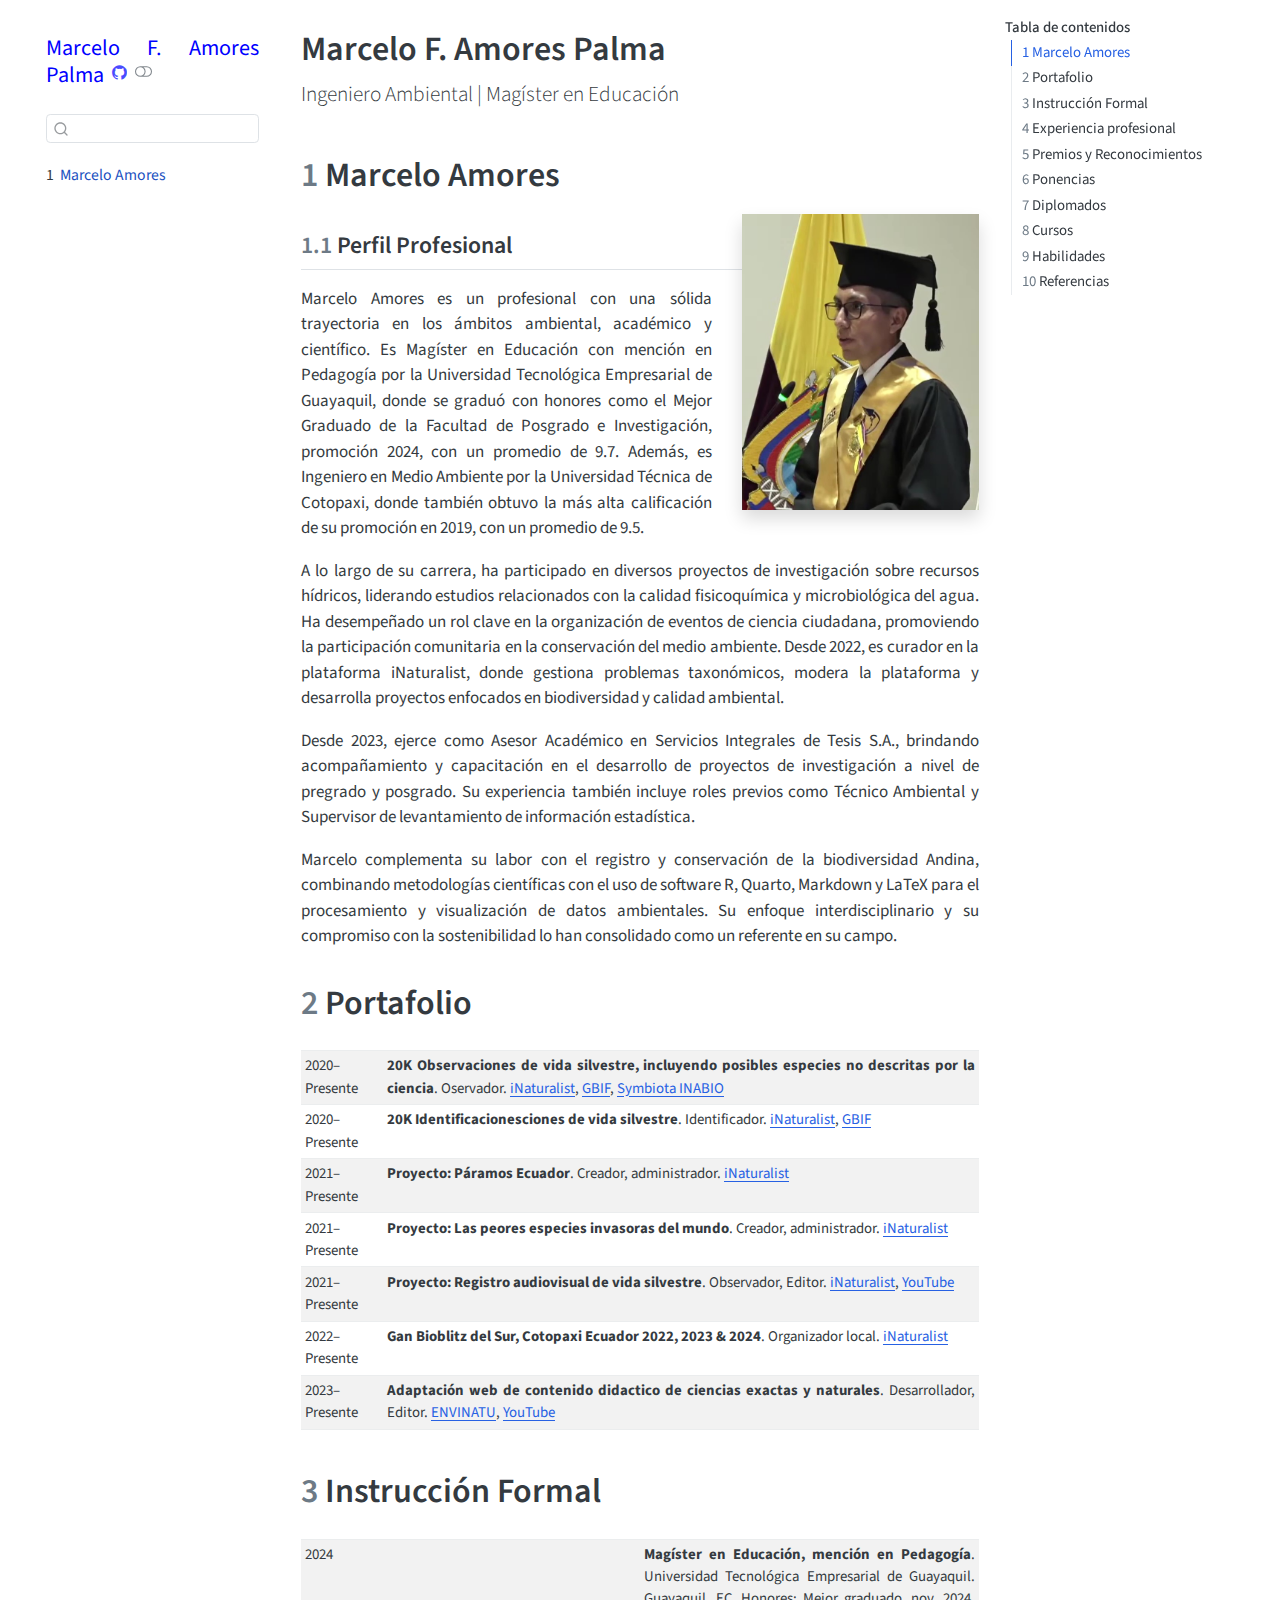
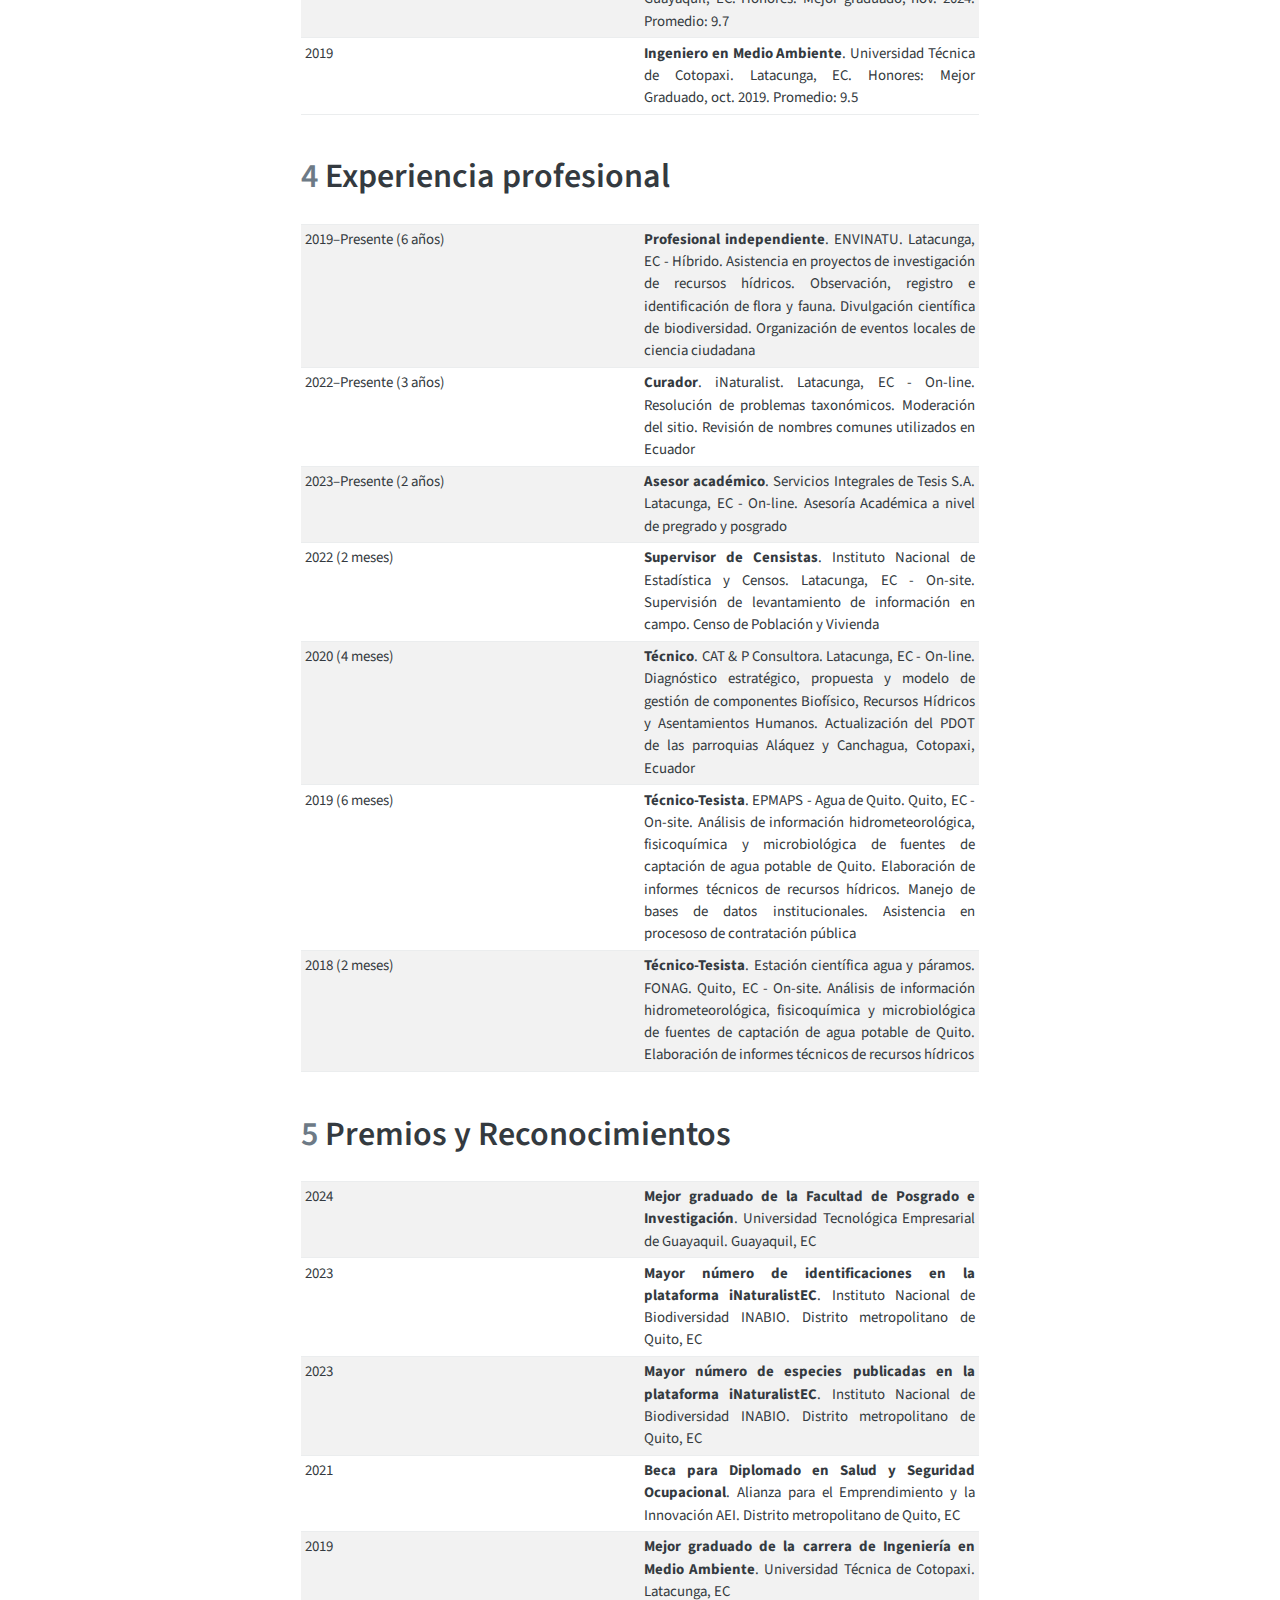
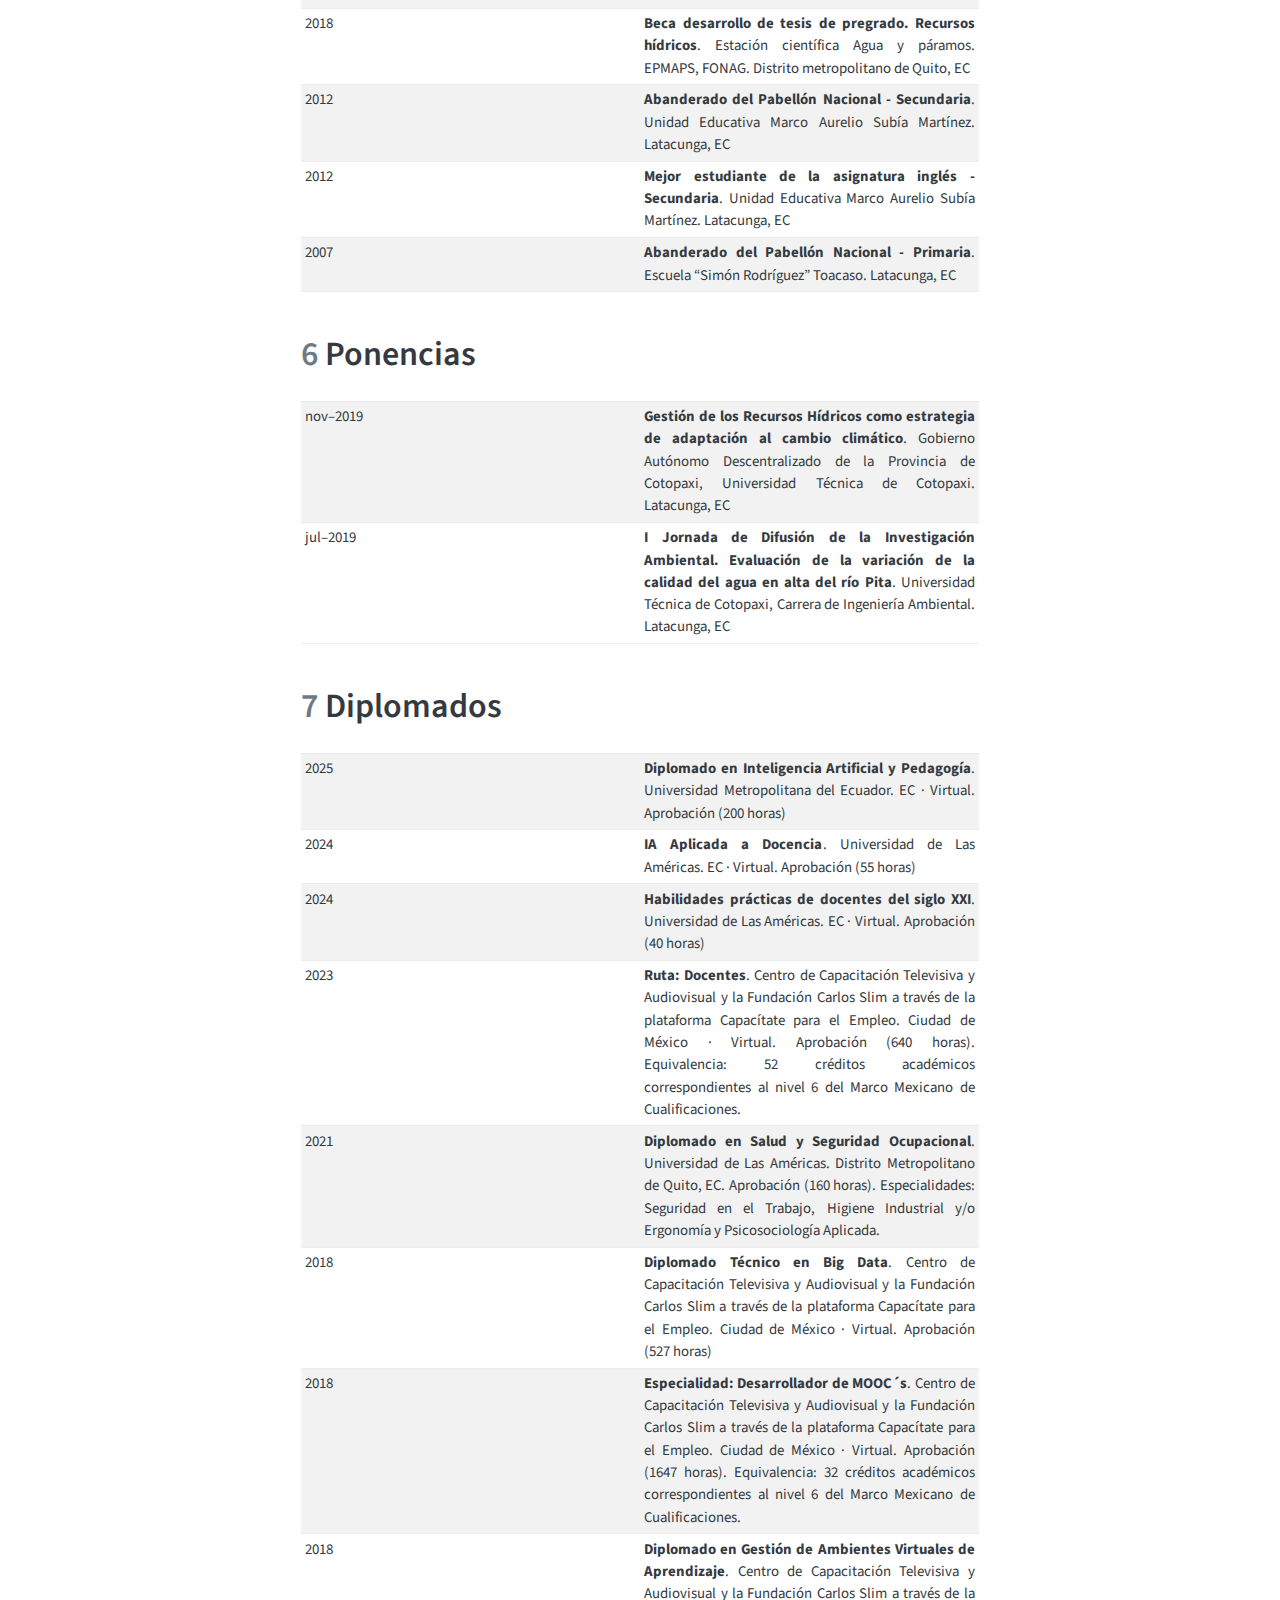
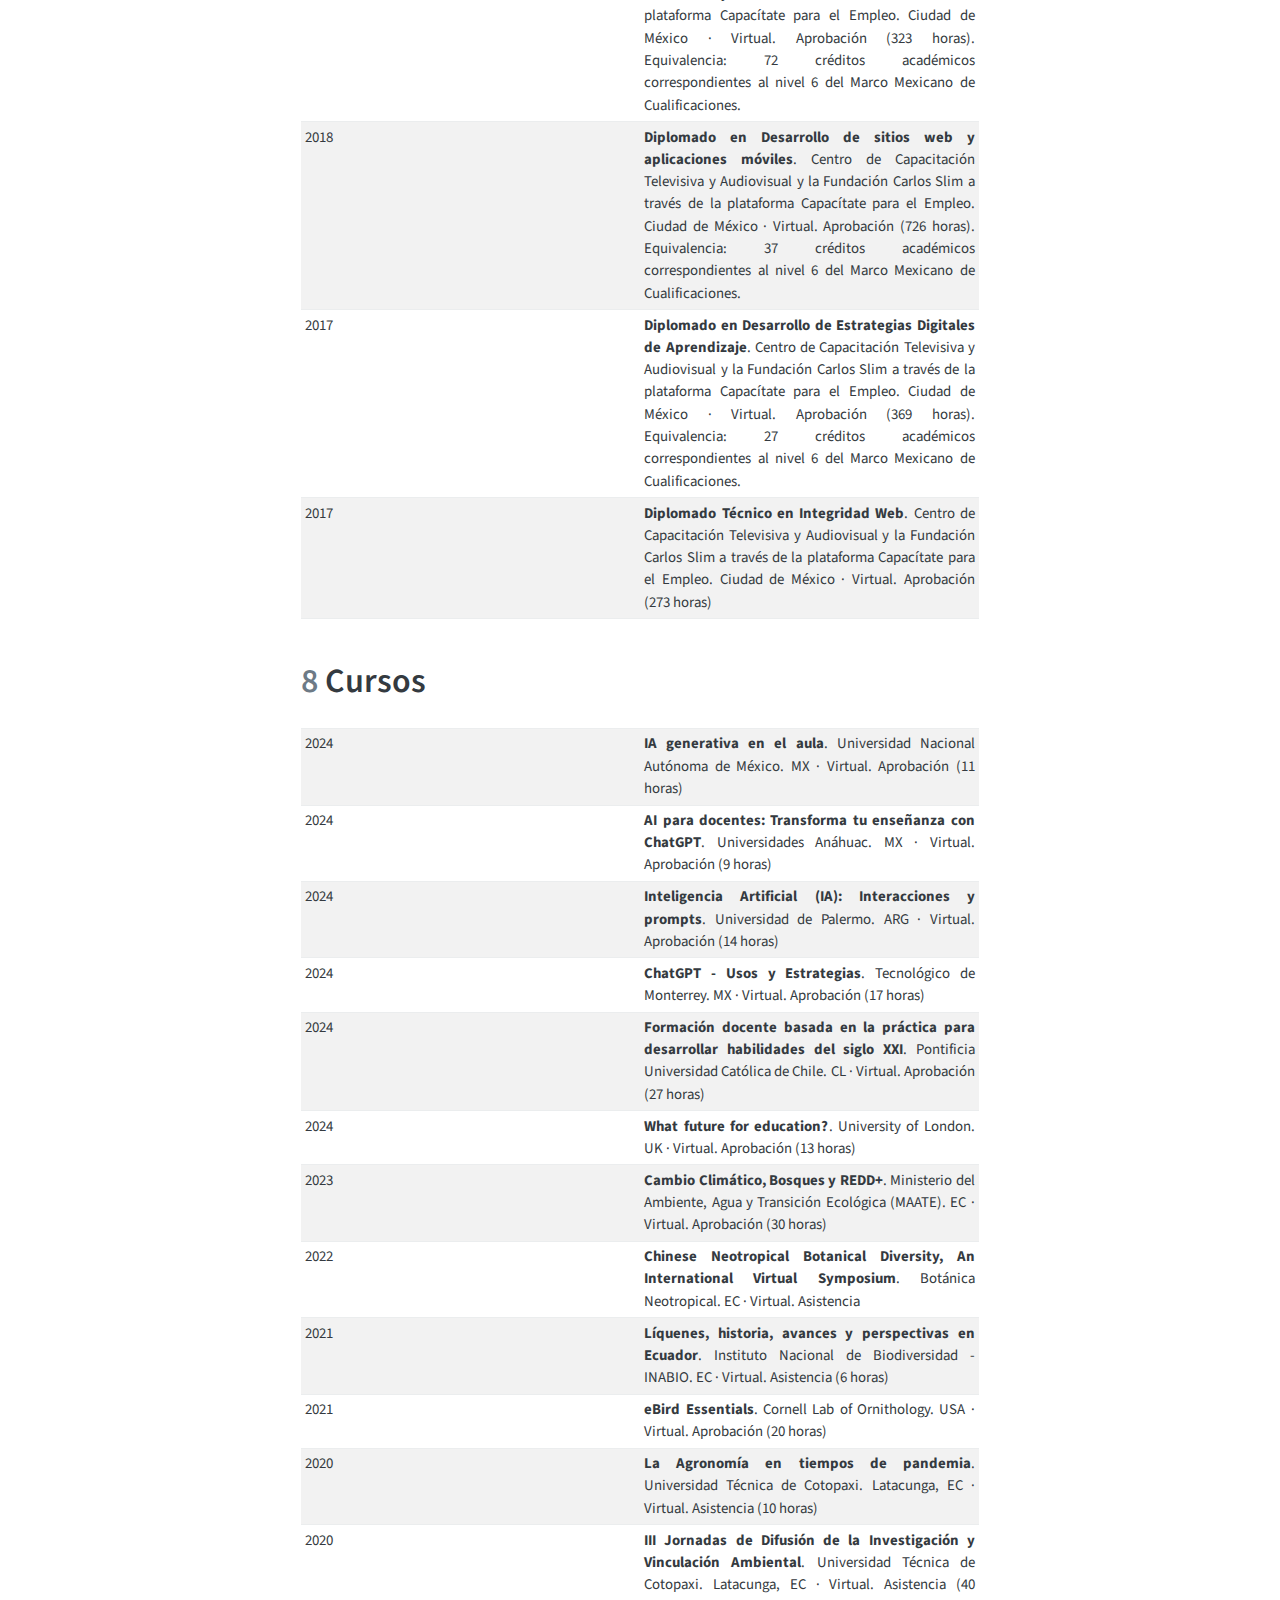
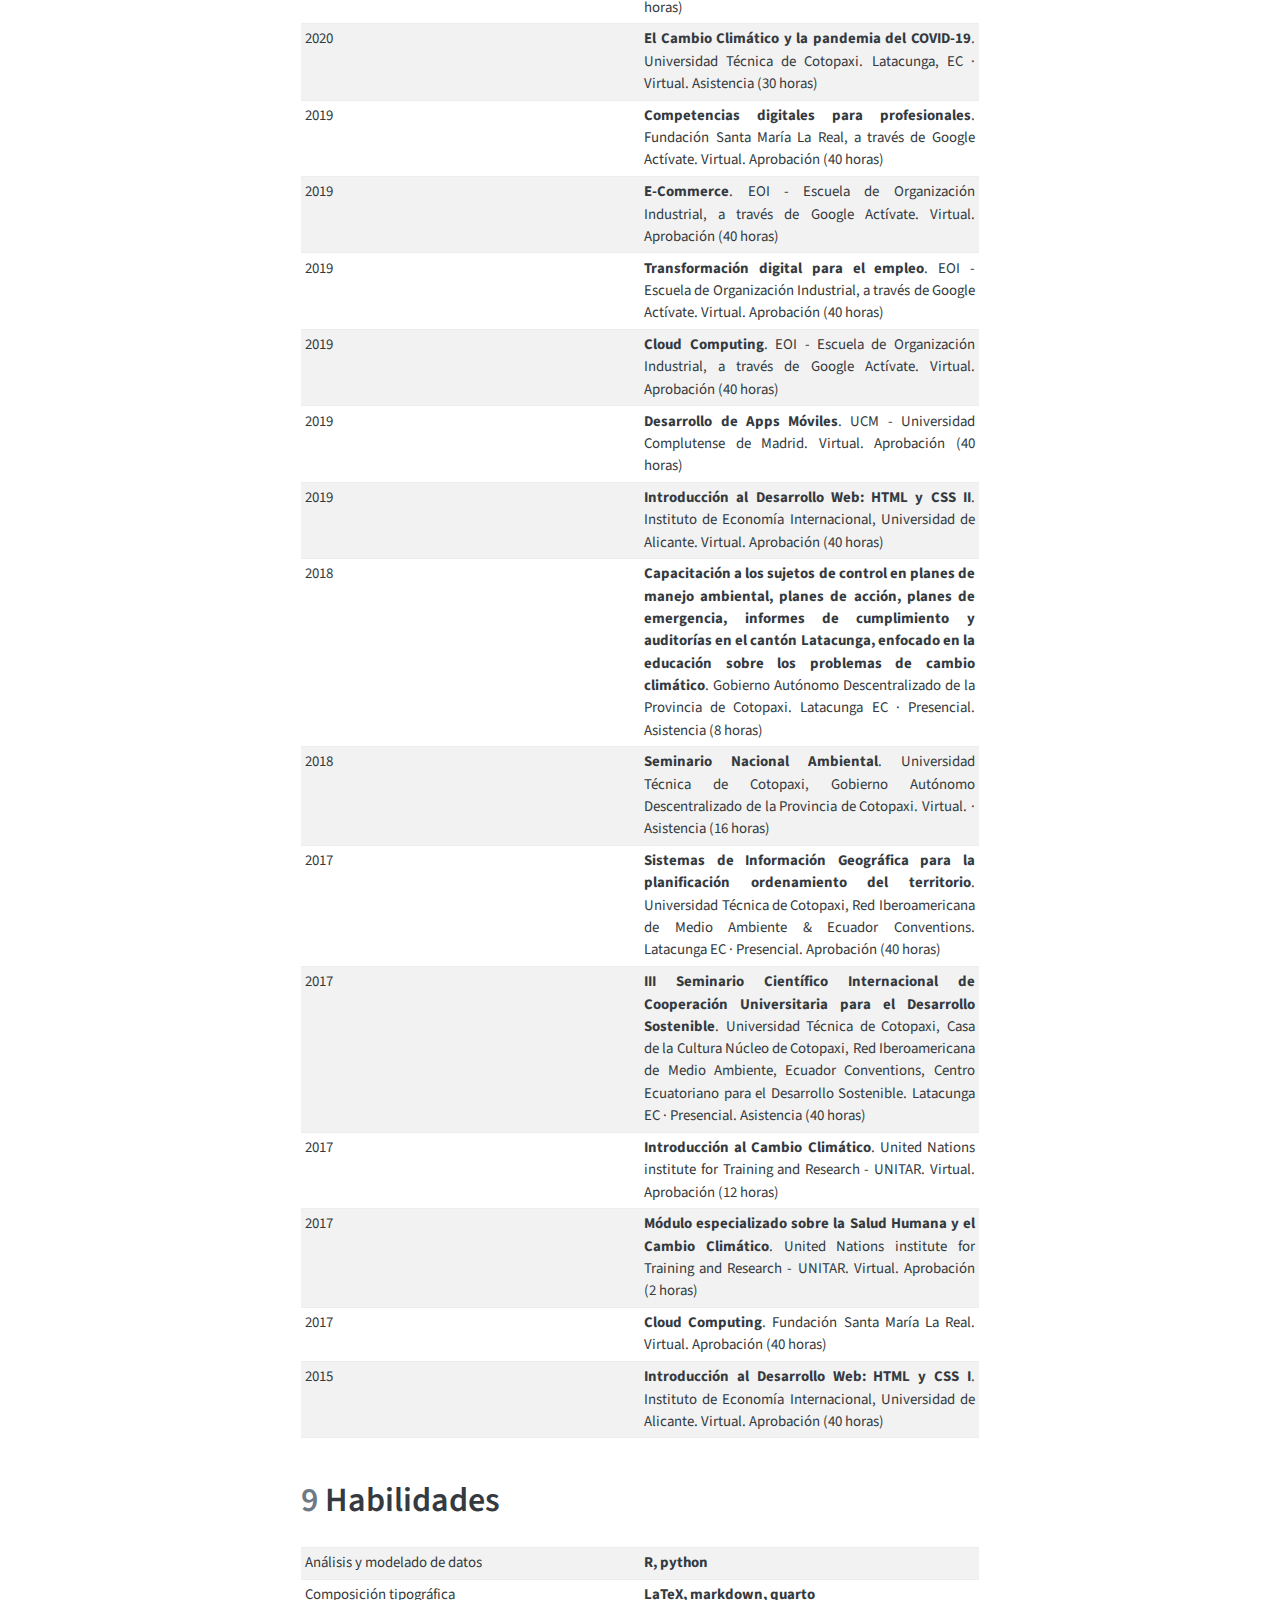
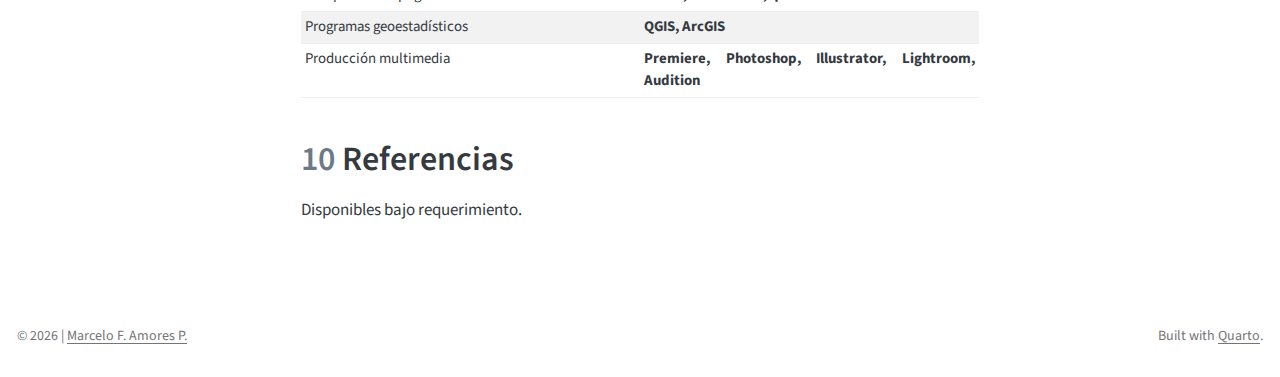
<file: docs/index.html>
<!DOCTYPE html>
<html xmlns="http://www.w3.org/1999/xhtml" lang="es" xml:lang="es"><head>
<meta http-equiv="Content-Type" content="text/html; charset=UTF-8">
<meta charset="utf-8">
<meta name="generator" content="quarto-1.5.53">
<meta name="viewport" content="width=device-width, initial-scale=1.0, user-scalable=yes">
<meta name="author" content="Marcelo Amores">
<title>Marcelo F. Amores Palma</title>
<style>
code{white-space: pre-wrap;}
span.smallcaps{font-variant: small-caps;}
div.columns{display: flex; gap: min(4vw, 1.5em);}
div.column{flex: auto; overflow-x: auto;}
div.hanging-indent{margin-left: 1.5em; text-indent: -1.5em;}
ul.task-list{list-style: none;}
ul.task-list li input[type="checkbox"] {
  width: 0.8em;
  margin: 0 0.8em 0.2em -1em; /* quarto-specific, see https://github.com/quarto-dev/quarto-cli/issues/4556 */ 
  vertical-align: middle;
}
</style>

<script src="site_libs/quarto-nav/quarto-nav.js"></script>
<script src="site_libs/quarto-nav/headroom.min.js"></script>
<script src="site_libs/clipboard/clipboard.min.js"></script>
<script src="site_libs/quarto-search/autocomplete.umd.js"></script>
<script src="site_libs/quarto-search/fuse.min.js"></script>
<script src="site_libs/quarto-search/quarto-search.js"></script>
<meta name="quarto:offset" content="./">
<link href="./images/amores1.jpg" rel="icon" type="image/jpeg">
<script src="site_libs/quarto-html/quarto.js"></script>
<script src="site_libs/quarto-html/popper.min.js"></script>
<script src="site_libs/quarto-html/tippy.umd.min.js"></script>
<script src="site_libs/quarto-html/anchor.min.js"></script>
<link href="site_libs/quarto-html/tippy.css" rel="stylesheet">
<link href="site_libs/quarto-html/quarto-syntax-highlighting.css" rel="stylesheet" class="quarto-color-scheme" id="quarto-text-highlighting-styles">
<link href="site_libs/quarto-html/quarto-syntax-highlighting-dark.css" rel="prefetch" class="quarto-color-scheme quarto-color-alternate" id="quarto-text-highlighting-styles">
<script src="site_libs/bootstrap/bootstrap.min.js"></script>
<link href="site_libs/bootstrap/bootstrap-icons.css" rel="stylesheet">
<link href="site_libs/bootstrap/bootstrap.min.css" rel="stylesheet" class="quarto-color-scheme" id="quarto-bootstrap" data-mode="light">
<link href="site_libs/bootstrap/bootstrap-dark.min.css" rel="prefetch" class="quarto-color-scheme quarto-color-alternate" id="quarto-bootstrap" data-mode="dark"><script id="quarto-search-options" type="application/json">{
  "location": "sidebar",
  "copy-button": false,
  "collapse-after": 3,
  "panel-placement": "start",
  "type": "textbox",
  "limit": 50,
  "keyboard-shortcut": [
    "f",
    "/",
    "s"
  ],
  "show-item-context": false,
  "language": {
    "search-no-results-text": "Sin resultados",
    "search-matching-documents-text": "documentos encontrados",
    "search-copy-link-title": "Copiar el enlace en la búsqueda",
    "search-hide-matches-text": "Ocultar resultados adicionales",
    "search-more-match-text": "resultado adicional en este documento",
    "search-more-matches-text": "resultados adicionales en este documento",
    "search-clear-button-title": "Borrar",
    "search-text-placeholder": "",
    "search-detached-cancel-button-title": "Cancelar",
    "search-submit-button-title": "Enviar",
    "search-label": "Buscar"
  }
}</script>
</head>
<body class="nav-sidebar floating">

<div id="quarto-search-results"></div>
  <header id="quarto-header" class="headroom fixed-top"><nav class="quarto-secondary-nav"><div class="container-fluid d-flex">
      <button type="button" class="quarto-btn-toggle btn" data-bs-toggle="collapse" role="button" data-bs-target=".quarto-sidebar-collapse-item" aria-controls="quarto-sidebar" aria-expanded="false" aria-label="Alternar barra lateral" onclick="if (window.quartoToggleHeadroom) { window.quartoToggleHeadroom(); }">
        <i class="bi bi-layout-text-sidebar-reverse"></i>
      </button>
        <nav class="quarto-page-breadcrumbs" aria-label="breadcrumb"><ol class="breadcrumb"><li class="breadcrumb-item"><a href="./index.html"><span class="chapter-number">1</span>&nbsp; <span class="chapter-title">Marcelo Amores</span></a></li></ol></nav>
        <a class="flex-grow-1" role="navigation" data-bs-toggle="collapse" data-bs-target=".quarto-sidebar-collapse-item" aria-controls="quarto-sidebar" aria-expanded="false" aria-label="Alternar barra lateral" onclick="if (window.quartoToggleHeadroom) { window.quartoToggleHeadroom(); }">      
        </a>
      <button type="button" class="btn quarto-search-button" aria-label="Buscar" onclick="window.quartoOpenSearch();">
        <i class="bi bi-search"></i>
      </button>
    </div>
  </nav></header><!-- content --><div id="quarto-content" class="quarto-container page-columns page-rows-contents page-layout-article">
<!-- sidebar -->
  <nav id="quarto-sidebar" class="sidebar collapse collapse-horizontal quarto-sidebar-collapse-item sidebar-navigation floating overflow-auto"><div class="pt-lg-2 mt-2 text-left sidebar-header">
    <div class="sidebar-title mb-0 py-0">
      <a href="./">Marcelo F. Amores Palma</a> 
        <div class="sidebar-tools-main">
    <a href="https://github.com/envinatu/amores/" title="Ejecutar el código" class="quarto-navigation-tool px-1" aria-label="Ejecutar el código"><i class="bi bi-github"></i></a>
  <a href="" class="quarto-color-scheme-toggle quarto-navigation-tool  px-1" onclick="window.quartoToggleColorScheme(); return false;" title="Alternar modo oscuro"><i class="bi"></i></a>
</div>
    </div>
      </div>
        <div class="mt-2 flex-shrink-0 align-items-center">
        <div class="sidebar-search">
        <div id="quarto-search" class="" title="Buscar"></div>
        </div>
        </div>
    <div class="sidebar-menu-container"> 
    <ul class="list-unstyled mt-1">
<li class="sidebar-item">
  <div class="sidebar-item-container"> 
  <a href="./index.html" class="sidebar-item-text sidebar-link active">
 <span class="menu-text"><span class="chapter-number">1</span>&nbsp; <span class="chapter-title">Marcelo Amores</span></span></a>
  </div>
</li>
    </ul>
</div>
</nav><div id="quarto-sidebar-glass" class="quarto-sidebar-collapse-item" data-bs-toggle="collapse" data-bs-target=".quarto-sidebar-collapse-item"></div>
<!-- margin-sidebar -->
    <div id="quarto-margin-sidebar" class="sidebar margin-sidebar">
        <nav id="TOC" role="doc-toc" class="toc-active"><h2 id="toc-title">Tabla de contenidos</h2>
   
  <ul>
<li>
<a href="#marcelo-amores" id="toc-marcelo-amores" class="nav-link active" data-scroll-target="#marcelo-amores"><span class="header-section-number">1</span> Marcelo Amores</a>
  <ul class="collapse">
<li><a href="#perfil-profesional" id="toc-perfil-profesional" class="nav-link" data-scroll-target="#perfil-profesional"><span class="header-section-number">1.1</span> Perfil Profesional</a></li>
  </ul>
</li>
  <li><a href="#portafolio" id="toc-portafolio" class="nav-link" data-scroll-target="#portafolio"><span class="header-section-number">2</span> Portafolio</a></li>
  <li><a href="#instrucci%C3%B3n-formal" id="toc-instrucción-formal" class="nav-link" data-scroll-target="#instrucci%C3%B3n-formal"><span class="header-section-number">3</span> Instrucción Formal</a></li>
  <li><a href="#experiencia-profesional" id="toc-experiencia-profesional" class="nav-link" data-scroll-target="#experiencia-profesional"><span class="header-section-number">4</span> Experiencia profesional</a></li>
  <li><a href="#premios-y-reconocimientos" id="toc-premios-y-reconocimientos" class="nav-link" data-scroll-target="#premios-y-reconocimientos"><span class="header-section-number">5</span> Premios y Reconocimientos</a></li>
  <li><a href="#ponencias" id="toc-ponencias" class="nav-link" data-scroll-target="#ponencias"><span class="header-section-number">6</span> Ponencias</a></li>
  <li><a href="#diplomados" id="toc-diplomados" class="nav-link" data-scroll-target="#diplomados"><span class="header-section-number">7</span> Diplomados</a></li>
  <li><a href="#cursos" id="toc-cursos" class="nav-link" data-scroll-target="#cursos"><span class="header-section-number">8</span> Cursos</a></li>
  <li><a href="#habilidades" id="toc-habilidades" class="nav-link" data-scroll-target="#habilidades"><span class="header-section-number">9</span> Habilidades</a></li>
  <li><a href="#referencias" id="toc-referencias" class="nav-link" data-scroll-target="#referencias"><span class="header-section-number">10</span> Referencias</a></li>
  </ul></nav>
    </div>
<!-- main -->
<main class="content" id="quarto-document-content"><header id="title-block-header" class="quarto-title-block default"><div class="quarto-title">
<h1 class="title">Marcelo F. Amores Palma</h1>
<p class="subtitle lead">Ingeniero Ambiental | Magíster en Educación</p>
</div>



<div class="quarto-title-meta">

    
  
    
  </div>
  


</header>
<section id="marcelo-amores" class="level1" data-number="1"><h1 data-number="1">
<span class="header-section-number">1</span> Marcelo Amores</h1><p><img src="images/amores1.jpg" title="Marcelo F. Amores Palma" class="quarto-cover-image img-fluid"></p>
<section id="perfil-profesional" class="level2" data-number="1.1"><h2 data-number="1.1" class="anchored" data-anchor-id="perfil-profesional">
<span class="header-section-number">1.1</span> Perfil Profesional</h2>
<p>Marcelo Amores es un profesional con una sólida trayectoria en los ámbitos ambiental, académico y científico. Es Magíster en Educación con mención en Pedagogía por la Universidad Tecnológica Empresarial de Guayaquil, donde se graduó con honores como el Mejor Graduado de la Facultad de Posgrado e Investigación, promoción 2024, con un promedio de 9.7. Además, es Ingeniero en Medio Ambiente por la Universidad Técnica de Cotopaxi, donde también obtuvo la más alta calificación de su promoción en 2019, con un promedio de 9.5.</p>
<p>A lo largo de su carrera, ha participado en diversos proyectos de investigación sobre recursos hídricos, liderando estudios relacionados con la calidad fisicoquímica y microbiológica del agua. Ha desempeñado un rol clave en la organización de eventos de ciencia ciudadana, promoviendo la participación comunitaria en la conservación del medio ambiente. Desde 2022, es curador en la plataforma iNaturalist, donde gestiona problemas taxonómicos, modera la plataforma y desarrolla proyectos enfocados en biodiversidad y calidad ambiental.</p>
<p>Desde 2023, ejerce como Asesor Académico en Servicios Integrales de Tesis S.A., brindando acompañamiento y capacitación en el desarrollo de proyectos de investigación a nivel de pregrado y posgrado. Su experiencia también incluye roles previos como Técnico Ambiental y Supervisor de levantamiento de información estadística.</p>
<p>Marcelo complementa su labor con el registro y conservación de la biodiversidad Andina, combinando metodologías científicas con el uso de software R, Quarto, Markdown y LaTeX para el procesamiento y visualización de datos ambientales. Su enfoque interdisciplinario y su compromiso con la sostenibilidad lo han consolidado como un referente en su campo.</p>
</section></section><section id="portafolio" class="level1" data-number="2"><h1 data-number="2">
<span class="header-section-number">2</span> Portafolio</h1>
<div class="cell">
<div class="cell-output-display">
<table class="caption-top table table-sm table-striped small"><tbody>
<tr class="odd">
<td>2020–Presente</td>
<td>
<strong>20K Observaciones de vida silvestre, incluyendo posibles especies no descritas por la ciencia</strong>. Oservador. <a href="https://www.inaturalist.org/observations?place_id=any&amp;user_id=marceloamores&amp;verifiable=any">iNaturalist</a>, <a href="https://www.gbif.org/occurrence/taxonomy?recorded_by_id=https:~2F~2Forcid.org~2F0000-0002-0337-0467&amp;advanced=1">GBIF</a>, <a href="https://bndb.sisbioecuador.bio/bndb/collections/listtabledisplay.php?db=28&amp;collector=Marcelo%20Amores">Symbiota INABIO</a>
</td>
</tr>
<tr class="even">
<td>2020–Presente</td>
<td>
<strong>20K Identificacionesciones de vida silvestre</strong>. Identificador. <a href="https://www.inaturalist.org/identifications/marceloamores">iNaturalist</a>, <a href="https://www.gbif.org/occurrence/taxonomy?identified_by_id=https:~2F~2Forcid.org~2F0000-0002-0337-0467&amp;advanced=1">GBIF</a>
</td>
</tr>
<tr class="odd">
<td>2021–Presente</td>
<td>
<strong>Proyecto: Páramos Ecuador</strong>. Creador, administrador. <a href="https://inaturalist.org/projects/paramos-ecuador">iNaturalist</a>
</td>
</tr>
<tr class="even">
<td>2021–Presente</td>
<td>
<strong>Proyecto: Las peores especies invasoras del mundo</strong>. Creador, administrador. <a href="https://www.inaturalist.org/projects/world-s-worst-invasive-alien-species">iNaturalist</a>
</td>
</tr>
<tr class="odd">
<td>2021–Presente</td>
<td>
<strong>Proyecto: Registro audiovisual de vida silvestre</strong>. Observador, Editor. <a href="https://www.inaturalist.org/projects/130957">iNaturalist</a>, <a href="https://www.youtube.com/channel/UCPFe4QhNT4EkHIF6YnbasGQ">YouTube</a>
</td>
</tr>
<tr class="even">
<td>2022–Presente</td>
<td>
<strong>Gan Bioblitz del Sur, Cotopaxi Ecuador 2022, 2023 &amp; 2024</strong>. Organizador local. <a href="https://www.inaturalist.org/projects/gran-bioblitz-del-sur-2024-cotopaxi-ecuador">iNaturalist</a>
</td>
</tr>
<tr class="odd">
<td>2023–Presente</td>
<td>
<strong>Adaptación web de contenido didactico de ciencias exactas y naturales</strong>. Desarrollador, Editor. <a href="https://github.com/envinatu">ENVINATU</a>, <a href="https://www.youtube.com/channel/UCRfjlNyIvjRziU57AuaDl3A">YouTube</a>
</td>
</tr>
</tbody></table>
</div>
</div>
</section><section id="instrucción-formal" class="level1" data-number="3"><h1 data-number="3">
<span class="header-section-number">3</span> Instrucción Formal</h1>
<div class="cell">
<div class="cell-output-display">
<table class="caption-top table table-sm table-striped small">
<colgroup>
<col style="width: 50%">
<col style="width: 50%">
</colgroup>
<tbody>
<tr class="odd">
<td>2024</td>
<td>
<strong>Magíster en Educación, mención en Pedagogía</strong>. Universidad Tecnológica Empresarial de Guayaquil. Guayaquil, EC. Honores: Mejor graduado, nov. 2024. Promedio: 9.7</td>
</tr>
<tr class="even">
<td>2019</td>
<td>
<strong>Ingeniero en Medio Ambiente</strong>. Universidad Técnica de Cotopaxi. Latacunga, EC. Honores: Mejor Graduado, oct. 2019. Promedio: 9.5</td>
</tr>
</tbody>
</table>
</div>
</div>
</section><section id="experiencia-profesional" class="level1" data-number="4"><h1 data-number="4">
<span class="header-section-number">4</span> Experiencia profesional</h1>
<div class="cell">
<div class="cell-output-display">
<table class="caption-top table table-sm table-striped small">
<colgroup>
<col style="width: 50%">
<col style="width: 50%">
</colgroup>
<tbody>
<tr class="odd">
<td>2019–Presente (6 años)</td>
<td>
<strong>Profesional independiente</strong>. ENVINATU. Latacunga, EC - Híbrido. Asistencia en proyectos de investigación de recursos hídricos. Observación, registro e identificación de flora y fauna. Divulgación científica de biodiversidad. Organización de eventos locales de ciencia ciudadana</td>
</tr>
<tr class="even">
<td>2022–Presente (3 años)</td>
<td>
<strong>Curador</strong>. iNaturalist. Latacunga, EC - On-line. Resolución de problemas taxonómicos. Moderación del sitio. Revisión de nombres comunes utilizados en Ecuador</td>
</tr>
<tr class="odd">
<td>2023–Presente (2 años)</td>
<td>
<strong>Asesor académico</strong>. Servicios Integrales de Tesis S.A. Latacunga, EC - On-line. Asesoría Académica a nivel de pregrado y posgrado</td>
</tr>
<tr class="even">
<td>2022 (2 meses)</td>
<td>
<strong>Supervisor de Censistas</strong>. Instituto Nacional de Estadística y Censos. Latacunga, EC - On-site. Supervisión de levantamiento de información en campo. Censo de Población y Vivienda</td>
</tr>
<tr class="odd">
<td>2020 (4 meses)</td>
<td>
<strong>Técnico</strong>. CAT &amp; P Consultora. Latacunga, EC - On-line. Diagnóstico estratégico, propuesta y modelo de gestión de componentes Biofísico, Recursos Hídricos y Asentamientos Humanos. Actualización del PDOT de las parroquias Aláquez y Canchagua, Cotopaxi, Ecuador</td>
</tr>
<tr class="even">
<td>2019 (6 meses)</td>
<td>
<strong>Técnico-Tesista</strong>. EPMAPS - Agua de Quito. Quito, EC - On-site. Análisis de información hidrometeorológica, fisicoquímica y microbiológica de fuentes de captación de agua potable de Quito. Elaboración de informes técnicos de recursos hídricos. Manejo de bases de datos institucionales. Asistencia en procesoso de contratación pública</td>
</tr>
<tr class="odd">
<td>2018 (2 meses)</td>
<td>
<strong>Técnico-Tesista</strong>. Estación científica agua y páramos. FONAG. Quito, EC - On-site. Análisis de información hidrometeorológica, fisicoquímica y microbiológica de fuentes de captación de agua potable de Quito. Elaboración de informes técnicos de recursos hídricos</td>
</tr>
</tbody>
</table>
</div>
</div>
</section><section id="premios-y-reconocimientos" class="level1" data-number="5"><h1 data-number="5">
<span class="header-section-number">5</span> Premios y Reconocimientos</h1>
<div class="cell">
<div class="cell-output-display">
<table class="caption-top table table-sm table-striped small">
<colgroup>
<col style="width: 50%">
<col style="width: 50%">
</colgroup>
<tbody>
<tr class="odd">
<td>2024</td>
<td>
<strong>Mejor graduado de la Facultad de Posgrado e Investigación</strong>. Universidad Tecnológica Empresarial de Guayaquil. Guayaquil, EC</td>
</tr>
<tr class="even">
<td>2023</td>
<td>
<strong>Mayor número de identificaciones en la plataforma iNaturalistEC</strong>. Instituto Nacional de Biodiversidad INABIO. Distrito metropolitano de Quito, EC</td>
</tr>
<tr class="odd">
<td>2023</td>
<td>
<strong>Mayor número de especies publicadas en la plataforma iNaturalistEC</strong>. Instituto Nacional de Biodiversidad INABIO. Distrito metropolitano de Quito, EC</td>
</tr>
<tr class="even">
<td>2021</td>
<td>
<strong>Beca para Diplomado en Salud y Seguridad Ocupacional</strong>. Alianza para el Emprendimiento y la Innovación AEI. Distrito metropolitano de Quito, EC</td>
</tr>
<tr class="odd">
<td>2019</td>
<td>
<strong>Mejor graduado de la carrera de Ingeniería en Medio Ambiente</strong>. Universidad Técnica de Cotopaxi. Latacunga, EC</td>
</tr>
<tr class="even">
<td>2018</td>
<td>
<strong>Beca desarrollo de tesis de pregrado. Recursos hídricos</strong>. Estación científica Agua y páramos. EPMAPS, FONAG. Distrito metropolitano de Quito, EC</td>
</tr>
<tr class="odd">
<td>2012</td>
<td>
<strong>Abanderado del Pabellón Nacional - Secundaria</strong>. Unidad Educativa Marco Aurelio Subía Martínez. Latacunga, EC</td>
</tr>
<tr class="even">
<td>2012</td>
<td>
<strong>Mejor estudiante de la asignatura inglés - Secundaria</strong>. Unidad Educativa Marco Aurelio Subía Martínez. Latacunga, EC</td>
</tr>
<tr class="odd">
<td>2007</td>
<td>
<strong>Abanderado del Pabellón Nacional - Primaria</strong>. Escuela “Simón Rodríguez” Toacaso. Latacunga, EC</td>
</tr>
</tbody>
</table>
</div>
</div>
</section><section id="ponencias" class="level1" data-number="6"><h1 data-number="6">
<span class="header-section-number">6</span> Ponencias</h1>
<div class="cell">
<div class="cell-output-display">
<table class="caption-top table table-sm table-striped small">
<colgroup>
<col style="width: 50%">
<col style="width: 50%">
</colgroup>
<tbody>
<tr class="odd">
<td>nov–2019</td>
<td>
<strong>Gestión de los Recursos Hídricos como estrategia de adaptación al cambio climático</strong>. Gobierno Autónomo Descentralizado de la Provincia de Cotopaxi, Universidad Técnica de Cotopaxi. Latacunga, EC</td>
</tr>
<tr class="even">
<td>jul–2019</td>
<td>
<strong>I Jornada de Difusión de la Investigación Ambiental. Evaluación de la variación de la calidad del agua en alta del río Pita</strong>. Universidad Técnica de Cotopaxi, Carrera de Ingeniería Ambiental. Latacunga, EC</td>
</tr>
</tbody>
</table>
</div>
</div>
</section><section id="diplomados" class="level1" data-number="7"><h1 data-number="7">
<span class="header-section-number">7</span> Diplomados</h1>
<div class="cell">
<div class="cell-output-display">
<table class="caption-top table table-sm table-striped small">
<colgroup>
<col style="width: 50%">
<col style="width: 50%">
</colgroup>
<tbody>
<tr class="odd">
<td>2025</td>
<td>
<strong>Diplomado en Inteligencia Artificial y Pedagogía</strong>. Universidad Metropolitana del Ecuador. EC · Virtual. Aprobación (200 horas)</td>
</tr>
<tr class="even">
<td>2024</td>
<td>
<strong>IA Aplicada a Docencia</strong>. Universidad de Las Américas. EC · Virtual. Aprobación (55 horas)</td>
</tr>
<tr class="odd">
<td>2024</td>
<td>
<strong>Habilidades prácticas de docentes del siglo XXI</strong>. Universidad de Las Américas. EC · Virtual. Aprobación (40 horas)</td>
</tr>
<tr class="even">
<td>2023</td>
<td>
<strong>Ruta: Docentes</strong>. Centro de Capacitación Televisiva y Audiovisual y la Fundación Carlos Slim a través de la plataforma Capacítate para el Empleo. Ciudad de México · Virtual. Aprobación (640 horas). Equivalencia: 52 créditos académicos correspondientes al nivel 6 del Marco Mexicano de Cualificaciones.</td>
</tr>
<tr class="odd">
<td>2021</td>
<td>
<strong>Diplomado en Salud y Seguridad Ocupacional</strong>. Universidad de Las Américas. Distrito Metropolitano de Quito, EC. Aprobación (160 horas). Especialidades: Seguridad en el Trabajo, Higiene Industrial y/o Ergonomía y Psicosociología Aplicada.</td>
</tr>
<tr class="even">
<td>2018</td>
<td>
<strong>Diplomado Técnico en Big Data</strong>. Centro de Capacitación Televisiva y Audiovisual y la Fundación Carlos Slim a través de la plataforma Capacítate para el Empleo. Ciudad de México · Virtual. Aprobación (527 horas)</td>
</tr>
<tr class="odd">
<td>2018</td>
<td>
<strong>Especialidad: Desarrollador de MOOC´s</strong>. Centro de Capacitación Televisiva y Audiovisual y la Fundación Carlos Slim a través de la plataforma Capacítate para el Empleo. Ciudad de México · Virtual. Aprobación (1647 horas). Equivalencia: 32 créditos académicos correspondientes al nivel 6 del Marco Mexicano de Cualificaciones.</td>
</tr>
<tr class="even">
<td>2018</td>
<td>
<strong>Diplomado en Gestión de Ambientes Virtuales de Aprendizaje</strong>. Centro de Capacitación Televisiva y Audiovisual y la Fundación Carlos Slim a través de la plataforma Capacítate para el Empleo. Ciudad de México · Virtual. Aprobación (323 horas). Equivalencia: 72 créditos académicos correspondientes al nivel 6 del Marco Mexicano de Cualificaciones.</td>
</tr>
<tr class="odd">
<td>2018</td>
<td>
<strong>Diplomado en Desarrollo de sitios web y aplicaciones móviles</strong>. Centro de Capacitación Televisiva y Audiovisual y la Fundación Carlos Slim a través de la plataforma Capacítate para el Empleo. Ciudad de México · Virtual. Aprobación (726 horas). Equivalencia: 37 créditos académicos correspondientes al nivel 6 del Marco Mexicano de Cualificaciones.</td>
</tr>
<tr class="even">
<td>2017</td>
<td>
<strong>Diplomado en Desarrollo de Estrategias Digitales de Aprendizaje</strong>. Centro de Capacitación Televisiva y Audiovisual y la Fundación Carlos Slim a través de la plataforma Capacítate para el Empleo. Ciudad de México · Virtual. Aprobación (369 horas). Equivalencia: 27 créditos académicos correspondientes al nivel 6 del Marco Mexicano de Cualificaciones.</td>
</tr>
<tr class="odd">
<td>2017</td>
<td>
<strong>Diplomado Técnico en Integridad Web</strong>. Centro de Capacitación Televisiva y Audiovisual y la Fundación Carlos Slim a través de la plataforma Capacítate para el Empleo. Ciudad de México · Virtual. Aprobación (273 horas)</td>
</tr>
</tbody>
</table>
</div>
</div>
</section><section id="cursos" class="level1" data-number="8"><h1 data-number="8">
<span class="header-section-number">8</span> Cursos</h1>
<div class="cell">
<div class="cell-output-display">
<table class="caption-top table table-sm table-striped small">
<colgroup>
<col style="width: 50%">
<col style="width: 50%">
</colgroup>
<tbody>
<tr class="odd">
<td>2024</td>
<td>
<strong>IA generativa en el aula</strong>. Universidad Nacional Autónoma de México. MX · Virtual. Aprobación (11 horas)</td>
</tr>
<tr class="even">
<td>2024</td>
<td>
<strong>AI para docentes: Transforma tu enseñanza con ChatGPT</strong>. Universidades Anáhuac. MX · Virtual. Aprobación (9 horas)</td>
</tr>
<tr class="odd">
<td>2024</td>
<td>
<strong>Inteligencia Artificial (IA): Interacciones y prompts</strong>. Universidad de Palermo. ARG · Virtual. Aprobación (14 horas)</td>
</tr>
<tr class="even">
<td>2024</td>
<td>
<strong>ChatGPT - Usos y Estrategias</strong>. Tecnológico de Monterrey. MX · Virtual. Aprobación (17 horas)</td>
</tr>
<tr class="odd">
<td>2024</td>
<td>
<strong>Formación docente basada en la práctica para desarrollar habilidades del siglo XXI</strong>. Pontificia Universidad Católica de Chile. CL · Virtual. Aprobación (27 horas)</td>
</tr>
<tr class="even">
<td>2024</td>
<td>
<strong>What future for education?</strong>. University of London. UK · Virtual. Aprobación (13 horas)</td>
</tr>
<tr class="odd">
<td>2023</td>
<td>
<strong>Cambio Climático, Bosques y REDD+</strong>. Ministerio del Ambiente, Agua y Transición Ecológica (MAATE). EC · Virtual. Aprobación (30 horas)</td>
</tr>
<tr class="even">
<td>2022</td>
<td>
<strong>Chinese Neotropical Botanical Diversity, An International Virtual Symposium</strong>. Botánica Neotropical. EC · Virtual. Asistencia</td>
</tr>
<tr class="odd">
<td>2021</td>
<td>
<strong>Líquenes, historia, avances y perspectivas en Ecuador</strong>. Instituto Nacional de Biodiversidad - INABIO. EC · Virtual. Asistencia (6 horas)</td>
</tr>
<tr class="even">
<td>2021</td>
<td>
<strong>eBird Essentials</strong>. Cornell Lab of Ornithology. USA · Virtual. Aprobación (20 horas)</td>
</tr>
<tr class="odd">
<td>2020</td>
<td>
<strong>La Agronomía en tiempos de pandemia</strong>. Universidad Técnica de Cotopaxi. Latacunga, EC · Virtual. Asistencia (10 horas)</td>
</tr>
<tr class="even">
<td>2020</td>
<td>
<strong>III Jornadas de Difusión de la Investigación y Vinculación Ambiental</strong>. Universidad Técnica de Cotopaxi. Latacunga, EC · Virtual. Asistencia (40 horas)</td>
</tr>
<tr class="odd">
<td>2020</td>
<td>
<strong>El Cambio Climático y la pandemia del COVID-19</strong>. Universidad Técnica de Cotopaxi. Latacunga, EC · Virtual. Asistencia (30 horas)</td>
</tr>
<tr class="even">
<td>2019</td>
<td>
<strong>Competencias digitales para profesionales</strong>. Fundación Santa María La Real, a través de Google Actívate. Virtual. Aprobación (40 horas)</td>
</tr>
<tr class="odd">
<td>2019</td>
<td>
<strong>E-Commerce</strong>. EOI - Escuela de Organización Industrial, a través de Google Actívate. Virtual. Aprobación (40 horas)</td>
</tr>
<tr class="even">
<td>2019</td>
<td>
<strong>Transformación digital para el empleo</strong>. EOI - Escuela de Organización Industrial, a través de Google Actívate. Virtual. Aprobación (40 horas)</td>
</tr>
<tr class="odd">
<td>2019</td>
<td>
<strong>Cloud Computing</strong>. EOI - Escuela de Organización Industrial, a través de Google Actívate. Virtual. Aprobación (40 horas)</td>
</tr>
<tr class="even">
<td>2019</td>
<td>
<strong>Desarrollo de Apps Móviles</strong>. UCM - Universidad Complutense de Madrid. Virtual. Aprobación (40 horas)</td>
</tr>
<tr class="odd">
<td>2019</td>
<td>
<strong>Introducción al Desarrollo Web: HTML y CSS II</strong>. Instituto de Economía Internacional, Universidad de Alicante. Virtual. Aprobación (40 horas)</td>
</tr>
<tr class="even">
<td>2018</td>
<td>
<strong>Capacitación a los sujetos de control en planes de manejo ambiental, planes de acción, planes de emergencia, informes de cumplimiento y auditorías en el cantón Latacunga, enfocado en la educación sobre los problemas de cambio climático</strong>. Gobierno Autónomo Descentralizado de la Provincia de Cotopaxi. Latacunga EC · Presencial. Asistencia (8 horas)</td>
</tr>
<tr class="odd">
<td>2018</td>
<td>
<strong>Seminario Nacional Ambiental</strong>. Universidad Técnica de Cotopaxi, Gobierno Autónomo Descentralizado de la Provincia de Cotopaxi. Virtual. · Asistencia (16 horas)</td>
</tr>
<tr class="even">
<td>2017</td>
<td>
<strong>Sistemas de Información Geográfica para la planificación ordenamiento del territorio</strong>. Universidad Técnica de Cotopaxi, Red Iberoamericana de Medio Ambiente &amp; Ecuador Conventions. Latacunga EC · Presencial. Aprobación (40 horas)</td>
</tr>
<tr class="odd">
<td>2017</td>
<td>
<strong>III Seminario Científico Internacional de Cooperación Universitaria para el Desarrollo Sostenible</strong>. Universidad Técnica de Cotopaxi, Casa de la Cultura Núcleo de Cotopaxi, Red Iberoamericana de Medio Ambiente, Ecuador Conventions, Centro Ecuatoriano para el Desarrollo Sostenible. Latacunga EC · Presencial. Asistencia (40 horas)</td>
</tr>
<tr class="even">
<td>2017</td>
<td>
<strong>Introducción al Cambio Climático</strong>. United Nations institute for Training and Research - UNITAR. Virtual. Aprobación (12 horas)</td>
</tr>
<tr class="odd">
<td>2017</td>
<td>
<strong>Módulo especializado sobre la Salud Humana y el Cambio Climático</strong>. United Nations institute for Training and Research - UNITAR. Virtual. Aprobación (2 horas)</td>
</tr>
<tr class="even">
<td>2017</td>
<td>
<strong>Cloud Computing</strong>. Fundación Santa María La Real. Virtual. Aprobación (40 horas)</td>
</tr>
<tr class="odd">
<td>2015</td>
<td>
<strong>Introducción al Desarrollo Web: HTML y CSS I</strong>. Instituto de Economía Internacional, Universidad de Alicante. Virtual. Aprobación (40 horas)</td>
</tr>
</tbody>
</table>
</div>
</div>
</section><section id="habilidades" class="level1" data-number="9"><h1 data-number="9">
<span class="header-section-number">9</span> Habilidades</h1>
<div class="cell">
<div class="cell-output-display">
<table class="caption-top table table-sm table-striped small">
<colgroup>
<col style="width: 50%">
<col style="width: 50%">
</colgroup>
<tbody>
<tr class="odd">
<td>Análisis y modelado de datos</td>
<td><strong>R, python</strong></td>
</tr>
<tr class="even">
<td>Composición tipográfica</td>
<td><strong>LaTeX, markdown, quarto</strong></td>
</tr>
<tr class="odd">
<td>Programas geoestadísticos</td>
<td><strong>QGIS, ArcGIS</strong></td>
</tr>
<tr class="even">
<td>Producción multimedia</td>
<td><strong>Premiere, Photoshop, Illustrator, Lightroom, Audition</strong></td>
</tr>
</tbody>
</table>
</div>
</div>
</section><section id="referencias" class="level1" data-number="10"><h1 data-number="10">
<span class="header-section-number">10</span> Referencias</h1>
<p>Disponibles bajo requerimiento.</p>


</section></main><!-- /main --><script id="quarto-html-after-body" type="application/javascript">
window.document.addEventListener("DOMContentLoaded", function (event) {
  const toggleBodyColorMode = (bsSheetEl) => {
    const mode = bsSheetEl.getAttribute("data-mode");
    const bodyEl = window.document.querySelector("body");
    if (mode === "dark") {
      bodyEl.classList.add("quarto-dark");
      bodyEl.classList.remove("quarto-light");
    } else {
      bodyEl.classList.add("quarto-light");
      bodyEl.classList.remove("quarto-dark");
    }
  }
  const toggleBodyColorPrimary = () => {
    const bsSheetEl = window.document.querySelector("link#quarto-bootstrap");
    if (bsSheetEl) {
      toggleBodyColorMode(bsSheetEl);
    }
  }
  toggleBodyColorPrimary();  
  const disableStylesheet = (stylesheets) => {
    for (let i=0; i < stylesheets.length; i++) {
      const stylesheet = stylesheets[i];
      stylesheet.rel = 'prefetch';
    }
  }
  const enableStylesheet = (stylesheets) => {
    for (let i=0; i < stylesheets.length; i++) {
      const stylesheet = stylesheets[i];
      stylesheet.rel = 'stylesheet';
    }
  }
  const manageTransitions = (selector, allowTransitions) => {
    const els = window.document.querySelectorAll(selector);
    for (let i=0; i < els.length; i++) {
      const el = els[i];
      if (allowTransitions) {
        el.classList.remove('notransition');
      } else {
        el.classList.add('notransition');
      }
    }
  }
  const toggleGiscusIfUsed = (isAlternate, darkModeDefault) => {
    const baseTheme = document.querySelector('#giscus-base-theme')?.value ?? 'light';
    const alternateTheme = document.querySelector('#giscus-alt-theme')?.value ?? 'dark';
    let newTheme = '';
    if(darkModeDefault) {
      newTheme = isAlternate ? baseTheme : alternateTheme;
    } else {
      newTheme = isAlternate ? alternateTheme : baseTheme;
    }
    const changeGiscusTheme = () => {
      // From: https://github.com/giscus/giscus/issues/336
      const sendMessage = (message) => {
        const iframe = document.querySelector('iframe.giscus-frame');
        if (!iframe) return;
        iframe.contentWindow.postMessage({ giscus: message }, 'https://giscus.app');
      }
      sendMessage({
        setConfig: {
          theme: newTheme
        }
      });
    }
    const isGiscussLoaded = window.document.querySelector('iframe.giscus-frame') !== null;
    if (isGiscussLoaded) {
      changeGiscusTheme();
    }
  }
  const toggleColorMode = (alternate) => {
    // Switch the stylesheets
    const alternateStylesheets = window.document.querySelectorAll('link.quarto-color-scheme.quarto-color-alternate');
    manageTransitions('#quarto-margin-sidebar .nav-link', false);
    if (alternate) {
      enableStylesheet(alternateStylesheets);
      for (const sheetNode of alternateStylesheets) {
        if (sheetNode.id === "quarto-bootstrap") {
          toggleBodyColorMode(sheetNode);
        }
      }
    } else {
      disableStylesheet(alternateStylesheets);
      toggleBodyColorPrimary();
    }
    manageTransitions('#quarto-margin-sidebar .nav-link', true);
    // Switch the toggles
    const toggles = window.document.querySelectorAll('.quarto-color-scheme-toggle');
    for (let i=0; i < toggles.length; i++) {
      const toggle = toggles[i];
      if (toggle) {
        if (alternate) {
          toggle.classList.add("alternate");     
        } else {
          toggle.classList.remove("alternate");
        }
      }
    }
    // Hack to workaround the fact that safari doesn't
    // properly recolor the scrollbar when toggling (#1455)
    if (navigator.userAgent.indexOf('Safari') > 0 && navigator.userAgent.indexOf('Chrome') == -1) {
      manageTransitions("body", false);
      window.scrollTo(0, 1);
      setTimeout(() => {
        window.scrollTo(0, 0);
        manageTransitions("body", true);
      }, 40);  
    }
  }
  const isFileUrl = () => { 
    return window.location.protocol === 'file:';
  }
  const hasAlternateSentinel = () => {  
    let styleSentinel = getColorSchemeSentinel();
    if (styleSentinel !== null) {
      return styleSentinel === "alternate";
    } else {
      return false;
    }
  }
  const setStyleSentinel = (alternate) => {
    const value = alternate ? "alternate" : "default";
    if (!isFileUrl()) {
      window.localStorage.setItem("quarto-color-scheme", value);
    } else {
      localAlternateSentinel = value;
    }
  }
  const getColorSchemeSentinel = () => {
    if (!isFileUrl()) {
      const storageValue = window.localStorage.getItem("quarto-color-scheme");
      return storageValue != null ? storageValue : localAlternateSentinel;
    } else {
      return localAlternateSentinel;
    }
  }
  const darkModeDefault = false;
  let localAlternateSentinel = darkModeDefault ? 'alternate' : 'default';
  // Dark / light mode switch
  window.quartoToggleColorScheme = () => {
    // Read the current dark / light value 
    let toAlternate = !hasAlternateSentinel();
    toggleColorMode(toAlternate);
    setStyleSentinel(toAlternate);
    toggleGiscusIfUsed(toAlternate, darkModeDefault);
  };
  // Ensure there is a toggle, if there isn't float one in the top right
  if (window.document.querySelector('.quarto-color-scheme-toggle') === null) {
    const a = window.document.createElement('a');
    a.classList.add('top-right');
    a.classList.add('quarto-color-scheme-toggle');
    a.href = "";
    a.onclick = function() { try { window.quartoToggleColorScheme(); } catch {} return false; };
    const i = window.document.createElement("i");
    i.classList.add('bi');
    a.appendChild(i);
    window.document.body.appendChild(a);
  }
  // Switch to dark mode if need be
  if (hasAlternateSentinel()) {
    toggleColorMode(true);
  } else {
    toggleColorMode(false);
  }
  const icon = "";
  const anchorJS = new window.AnchorJS();
  anchorJS.options = {
    placement: 'right',
    icon: icon
  };
  anchorJS.add('.anchored');
  const isCodeAnnotation = (el) => {
    for (const clz of el.classList) {
      if (clz.startsWith('code-annotation-')) {                     
        return true;
      }
    }
    return false;
  }
  const onCopySuccess = function(e) {
    // button target
    const button = e.trigger;
    // don't keep focus
    button.blur();
    // flash "checked"
    button.classList.add('code-copy-button-checked');
    var currentTitle = button.getAttribute("title");
    button.setAttribute("title", "Copiado");
    let tooltip;
    if (window.bootstrap) {
      button.setAttribute("data-bs-toggle", "tooltip");
      button.setAttribute("data-bs-placement", "left");
      button.setAttribute("data-bs-title", "Copiado");
      tooltip = new bootstrap.Tooltip(button, 
        { trigger: "manual", 
          customClass: "code-copy-button-tooltip",
          offset: [0, -8]});
      tooltip.show();    
    }
    setTimeout(function() {
      if (tooltip) {
        tooltip.hide();
        button.removeAttribute("data-bs-title");
        button.removeAttribute("data-bs-toggle");
        button.removeAttribute("data-bs-placement");
      }
      button.setAttribute("title", currentTitle);
      button.classList.remove('code-copy-button-checked');
    }, 1000);
    // clear code selection
    e.clearSelection();
  }
  const getTextToCopy = function(trigger) {
      const codeEl = trigger.previousElementSibling.cloneNode(true);
      for (const childEl of codeEl.children) {
        if (isCodeAnnotation(childEl)) {
          childEl.remove();
        }
      }
      return codeEl.innerText;
  }
  const clipboard = new window.ClipboardJS('.code-copy-button:not([data-in-quarto-modal])', {
    text: getTextToCopy
  });
  clipboard.on('success', onCopySuccess);
  if (window.document.getElementById('quarto-embedded-source-code-modal')) {
    // For code content inside modals, clipBoardJS needs to be initialized with a container option
    // TODO: Check when it could be a function (https://github.com/zenorocha/clipboard.js/issues/860)
    const clipboardModal = new window.ClipboardJS('.code-copy-button[data-in-quarto-modal]', {
      text: getTextToCopy,
      container: window.document.getElementById('quarto-embedded-source-code-modal')
    });
    clipboardModal.on('success', onCopySuccess);
  }
    var localhostRegex = new RegExp(/^(?:http|https):\/\/localhost\:?[0-9]*\//);
    var mailtoRegex = new RegExp(/^mailto:/);
      var filterRegex = new RegExp("https:\/\/https:\/\/envinatu\.github\.io\/amores\/");
    var isInternal = (href) => {
        return filterRegex.test(href) || localhostRegex.test(href) || mailtoRegex.test(href);
    }
    // Inspect non-navigation links and adorn them if external
 	var links = window.document.querySelectorAll('a[href]:not(.nav-link):not(.navbar-brand):not(.toc-action):not(.sidebar-link):not(.sidebar-item-toggle):not(.pagination-link):not(.no-external):not([aria-hidden]):not(.dropdown-item):not(.quarto-navigation-tool):not(.about-link)');
    for (var i=0; i<links.length; i++) {
      const link = links[i];
      if (!isInternal(link.href)) {
        // undo the damage that might have been done by quarto-nav.js in the case of
        // links that we want to consider external
        if (link.dataset.originalHref !== undefined) {
          link.href = link.dataset.originalHref;
        }
      }
    }
  function tippyHover(el, contentFn, onTriggerFn, onUntriggerFn) {
    const config = {
      allowHTML: true,
      maxWidth: 500,
      delay: 100,
      arrow: false,
      appendTo: function(el) {
          return el.parentElement;
      },
      interactive: true,
      interactiveBorder: 10,
      theme: 'quarto',
      placement: 'bottom-start',
    };
    if (contentFn) {
      config.content = contentFn;
    }
    if (onTriggerFn) {
      config.onTrigger = onTriggerFn;
    }
    if (onUntriggerFn) {
      config.onUntrigger = onUntriggerFn;
    }
    window.tippy(el, config); 
  }
  const noterefs = window.document.querySelectorAll('a[role="doc-noteref"]');
  for (var i=0; i<noterefs.length; i++) {
    const ref = noterefs[i];
    tippyHover(ref, function() {
      // use id or data attribute instead here
      let href = ref.getAttribute('data-footnote-href') || ref.getAttribute('href');
      try { href = new URL(href).hash; } catch {}
      const id = href.replace(/^#\/?/, "");
      const note = window.document.getElementById(id);
      if (note) {
        return note.innerHTML;
      } else {
        return "";
      }
    });
  }
  const xrefs = window.document.querySelectorAll('a.quarto-xref');
  const processXRef = (id, note) => {
    // Strip column container classes
    const stripColumnClz = (el) => {
      el.classList.remove("page-full", "page-columns");
      if (el.children) {
        for (const child of el.children) {
          stripColumnClz(child);
        }
      }
    }
    stripColumnClz(note)
    if (id === null || id.startsWith('sec-')) {
      // Special case sections, only their first couple elements
      const container = document.createElement("div");
      if (note.children && note.children.length > 2) {
        container.appendChild(note.children[0].cloneNode(true));
        for (let i = 1; i < note.children.length; i++) {
          const child = note.children[i];
          if (child.tagName === "P" && child.innerText === "") {
            continue;
          } else {
            container.appendChild(child.cloneNode(true));
            break;
          }
        }
        if (window.Quarto?.typesetMath) {
          window.Quarto.typesetMath(container);
        }
        return container.innerHTML
      } else {
        if (window.Quarto?.typesetMath) {
          window.Quarto.typesetMath(note);
        }
        return note.innerHTML;
      }
    } else {
      // Remove any anchor links if they are present
      const anchorLink = note.querySelector('a.anchorjs-link');
      if (anchorLink) {
        anchorLink.remove();
      }
      if (window.Quarto?.typesetMath) {
        window.Quarto.typesetMath(note);
      }
      // TODO in 1.5, we should make sure this works without a callout special case
      if (note.classList.contains("callout")) {
        return note.outerHTML;
      } else {
        return note.innerHTML;
      }
    }
  }
  for (var i=0; i<xrefs.length; i++) {
    const xref = xrefs[i];
    tippyHover(xref, undefined, function(instance) {
      instance.disable();
      let url = xref.getAttribute('href');
      let hash = undefined; 
      if (url.startsWith('#')) {
        hash = url;
      } else {
        try { hash = new URL(url).hash; } catch {}
      }
      if (hash) {
        const id = hash.replace(/^#\/?/, "");
        const note = window.document.getElementById(id);
        if (note !== null) {
          try {
            const html = processXRef(id, note.cloneNode(true));
            instance.setContent(html);
          } finally {
            instance.enable();
            instance.show();
          }
        } else {
          // See if we can fetch this
          fetch(url.split('#')[0])
          .then(res => res.text())
          .then(html => {
            const parser = new DOMParser();
            const htmlDoc = parser.parseFromString(html, "text/html");
            const note = htmlDoc.getElementById(id);
            if (note !== null) {
              const html = processXRef(id, note);
              instance.setContent(html);
            } 
          }).finally(() => {
            instance.enable();
            instance.show();
          });
        }
      } else {
        // See if we can fetch a full url (with no hash to target)
        // This is a special case and we should probably do some content thinning / targeting
        fetch(url)
        .then(res => res.text())
        .then(html => {
          const parser = new DOMParser();
          const htmlDoc = parser.parseFromString(html, "text/html");
          const note = htmlDoc.querySelector('main.content');
          if (note !== null) {
            // This should only happen for chapter cross references
            // (since there is no id in the URL)
            // remove the first header
            if (note.children.length > 0 && note.children[0].tagName === "HEADER") {
              note.children[0].remove();
            }
            const html = processXRef(null, note);
            instance.setContent(html);
          } 
        }).finally(() => {
          instance.enable();
          instance.show();
        });
      }
    }, function(instance) {
    });
  }
      let selectedAnnoteEl;
      const selectorForAnnotation = ( cell, annotation) => {
        let cellAttr = 'data-code-cell="' + cell + '"';
        let lineAttr = 'data-code-annotation="' +  annotation + '"';
        const selector = 'span[' + cellAttr + '][' + lineAttr + ']';
        return selector;
      }
      const selectCodeLines = (annoteEl) => {
        const doc = window.document;
        const targetCell = annoteEl.getAttribute("data-target-cell");
        const targetAnnotation = annoteEl.getAttribute("data-target-annotation");
        const annoteSpan = window.document.querySelector(selectorForAnnotation(targetCell, targetAnnotation));
        const lines = annoteSpan.getAttribute("data-code-lines").split(",");
        const lineIds = lines.map((line) => {
          return targetCell + "-" + line;
        })
        let top = null;
        let height = null;
        let parent = null;
        if (lineIds.length > 0) {
            //compute the position of the single el (top and bottom and make a div)
            const el = window.document.getElementById(lineIds[0]);
            top = el.offsetTop;
            height = el.offsetHeight;
            parent = el.parentElement.parentElement;
          if (lineIds.length > 1) {
            const lastEl = window.document.getElementById(lineIds[lineIds.length - 1]);
            const bottom = lastEl.offsetTop + lastEl.offsetHeight;
            height = bottom - top;
          }
          if (top !== null && height !== null && parent !== null) {
            // cook up a div (if necessary) and position it 
            let div = window.document.getElementById("code-annotation-line-highlight");
            if (div === null) {
              div = window.document.createElement("div");
              div.setAttribute("id", "code-annotation-line-highlight");
              div.style.position = 'absolute';
              parent.appendChild(div);
            }
            div.style.top = top - 2 + "px";
            div.style.height = height + 4 + "px";
            div.style.left = 0;
            let gutterDiv = window.document.getElementById("code-annotation-line-highlight-gutter");
            if (gutterDiv === null) {
              gutterDiv = window.document.createElement("div");
              gutterDiv.setAttribute("id", "code-annotation-line-highlight-gutter");
              gutterDiv.style.position = 'absolute';
              const codeCell = window.document.getElementById(targetCell);
              const gutter = codeCell.querySelector('.code-annotation-gutter');
              gutter.appendChild(gutterDiv);
            }
            gutterDiv.style.top = top - 2 + "px";
            gutterDiv.style.height = height + 4 + "px";
          }
          selectedAnnoteEl = annoteEl;
        }
      };
      const unselectCodeLines = () => {
        const elementsIds = ["code-annotation-line-highlight", "code-annotation-line-highlight-gutter"];
        elementsIds.forEach((elId) => {
          const div = window.document.getElementById(elId);
          if (div) {
            div.remove();
          }
        });
        selectedAnnoteEl = undefined;
      };
        // Handle positioning of the toggle
    window.addEventListener(
      "resize",
      throttle(() => {
        elRect = undefined;
        if (selectedAnnoteEl) {
          selectCodeLines(selectedAnnoteEl);
        }
      }, 10)
    );
    function throttle(fn, ms) {
    let throttle = false;
    let timer;
      return (...args) => {
        if(!throttle) { // first call gets through
            fn.apply(this, args);
            throttle = true;
        } else { // all the others get throttled
            if(timer) clearTimeout(timer); // cancel #2
            timer = setTimeout(() => {
              fn.apply(this, args);
              timer = throttle = false;
            }, ms);
        }
      };
    }
      // Attach click handler to the DT
      const annoteDls = window.document.querySelectorAll('dt[data-target-cell]');
      for (const annoteDlNode of annoteDls) {
        annoteDlNode.addEventListener('click', (event) => {
          const clickedEl = event.target;
          if (clickedEl !== selectedAnnoteEl) {
            unselectCodeLines();
            const activeEl = window.document.querySelector('dt[data-target-cell].code-annotation-active');
            if (activeEl) {
              activeEl.classList.remove('code-annotation-active');
            }
            selectCodeLines(clickedEl);
            clickedEl.classList.add('code-annotation-active');
          } else {
            // Unselect the line
            unselectCodeLines();
            clickedEl.classList.remove('code-annotation-active');
          }
        });
      }
  const findCites = (el) => {
    const parentEl = el.parentElement;
    if (parentEl) {
      const cites = parentEl.dataset.cites;
      if (cites) {
        return {
          el,
          cites: cites.split(' ')
        };
      } else {
        return findCites(el.parentElement)
      }
    } else {
      return undefined;
    }
  };
  var bibliorefs = window.document.querySelectorAll('a[role="doc-biblioref"]');
  for (var i=0; i<bibliorefs.length; i++) {
    const ref = bibliorefs[i];
    const citeInfo = findCites(ref);
    if (citeInfo) {
      tippyHover(citeInfo.el, function() {
        var popup = window.document.createElement('div');
        citeInfo.cites.forEach(function(cite) {
          var citeDiv = window.document.createElement('div');
          citeDiv.classList.add('hanging-indent');
          citeDiv.classList.add('csl-entry');
          var biblioDiv = window.document.getElementById('ref-' + cite);
          if (biblioDiv) {
            citeDiv.innerHTML = biblioDiv.innerHTML;
          }
          popup.appendChild(citeDiv);
        });
        return popup.innerHTML;
      });
    }
  }
});
</script>
</div> <!-- /content -->
<footer class="footer"><div class="nav-footer">
    <div class="nav-footer-left">
<div style="display:inline;">
©
<script>document.write(new Date().getFullYear());</script>
| <a href="https://github.com/envinatu">Marcelo F. Amores P.</a>
</div>
</div>   
    <div class="nav-footer-center">
      &nbsp;
    </div>
    <div class="nav-footer-right">
<p>Built with <a href="https://quarto.org/">Quarto</a>.</p>
</div>
  </div>
</footer>


</body></html>
</file>
<file: site_libs/quarto-html/tippy.css>
.tippy-box[data-animation=fade][data-state=hidden]{opacity:0}[data-tippy-root]{max-width:calc(100vw - 10px)}.tippy-box{position:relative;background-color:#333;color:#fff;border-radius:4px;font-size:14px;line-height:1.4;white-space:normal;outline:0;transition-property:transform,visibility,opacity}.tippy-box[data-placement^=top]>.tippy-arrow{bottom:0}.tippy-box[data-placement^=top]>.tippy-arrow:before{bottom:-7px;left:0;border-width:8px 8px 0;border-top-color:initial;transform-origin:center top}.tippy-box[data-placement^=bottom]>.tippy-arrow{top:0}.tippy-box[data-placement^=bottom]>.tippy-arrow:before{top:-7px;left:0;border-width:0 8px 8px;border-bottom-color:initial;transform-origin:center bottom}.tippy-box[data-placement^=left]>.tippy-arrow{right:0}.tippy-box[data-placement^=left]>.tippy-arrow:before{border-width:8px 0 8px 8px;border-left-color:initial;right:-7px;transform-origin:center left}.tippy-box[data-placement^=right]>.tippy-arrow{left:0}.tippy-box[data-placement^=right]>.tippy-arrow:before{left:-7px;border-width:8px 8px 8px 0;border-right-color:initial;transform-origin:center right}.tippy-box[data-inertia][data-state=visible]{transition-timing-function:cubic-bezier(.54,1.5,.38,1.11)}.tippy-arrow{width:16px;height:16px;color:#333}.tippy-arrow:before{content:"";position:absolute;border-color:transparent;border-style:solid}.tippy-content{position:relative;padding:5px 9px;z-index:1}
</file>
<file: site_libs/quarto-html/quarto-syntax-highlighting.css>
/* quarto syntax highlight colors */
:root {
  --quarto-hl-ot-color: #003B4F;
  --quarto-hl-at-color: #657422;
  --quarto-hl-ss-color: #20794D;
  --quarto-hl-an-color: #5E5E5E;
  --quarto-hl-fu-color: #4758AB;
  --quarto-hl-st-color: #20794D;
  --quarto-hl-cf-color: #003B4F;
  --quarto-hl-op-color: #5E5E5E;
  --quarto-hl-er-color: #AD0000;
  --quarto-hl-bn-color: #AD0000;
  --quarto-hl-al-color: #AD0000;
  --quarto-hl-va-color: #111111;
  --quarto-hl-bu-color: inherit;
  --quarto-hl-ex-color: inherit;
  --quarto-hl-pp-color: #AD0000;
  --quarto-hl-in-color: #5E5E5E;
  --quarto-hl-vs-color: #20794D;
  --quarto-hl-wa-color: #5E5E5E;
  --quarto-hl-do-color: #5E5E5E;
  --quarto-hl-im-color: #00769E;
  --quarto-hl-ch-color: #20794D;
  --quarto-hl-dt-color: #AD0000;
  --quarto-hl-fl-color: #AD0000;
  --quarto-hl-co-color: #5E5E5E;
  --quarto-hl-cv-color: #5E5E5E;
  --quarto-hl-cn-color: #8f5902;
  --quarto-hl-sc-color: #5E5E5E;
  --quarto-hl-dv-color: #AD0000;
  --quarto-hl-kw-color: #003B4F;
}

/* other quarto variables */
:root {
  --quarto-font-monospace: SFMono-Regular, Menlo, Monaco, Consolas, "Liberation Mono", "Courier New", monospace;
}

pre > code.sourceCode > span {
  color: #003B4F;
}

code span {
  color: #003B4F;
}

code.sourceCode > span {
  color: #003B4F;
}

div.sourceCode,
div.sourceCode pre.sourceCode {
  color: #003B4F;
}

code span.ot {
  color: #003B4F;
  font-style: inherit;
}

code span.at {
  color: #657422;
  font-style: inherit;
}

code span.ss {
  color: #20794D;
  font-style: inherit;
}

code span.an {
  color: #5E5E5E;
  font-style: inherit;
}

code span.fu {
  color: #4758AB;
  font-style: inherit;
}

code span.st {
  color: #20794D;
  font-style: inherit;
}

code span.cf {
  color: #003B4F;
  font-weight: bold;
  font-style: inherit;
}

code span.op {
  color: #5E5E5E;
  font-style: inherit;
}

code span.er {
  color: #AD0000;
  font-style: inherit;
}

code span.bn {
  color: #AD0000;
  font-style: inherit;
}

code span.al {
  color: #AD0000;
  font-style: inherit;
}

code span.va {
  color: #111111;
  font-style: inherit;
}

code span.bu {
  font-style: inherit;
}

code span.ex {
  font-style: inherit;
}

code span.pp {
  color: #AD0000;
  font-style: inherit;
}

code span.in {
  color: #5E5E5E;
  font-style: inherit;
}

code span.vs {
  color: #20794D;
  font-style: inherit;
}

code span.wa {
  color: #5E5E5E;
  font-style: italic;
}

code span.do {
  color: #5E5E5E;
  font-style: italic;
}

code span.im {
  color: #00769E;
  font-style: inherit;
}

code span.ch {
  color: #20794D;
  font-style: inherit;
}

code span.dt {
  color: #AD0000;
  font-style: inherit;
}

code span.fl {
  color: #AD0000;
  font-style: inherit;
}

code span.co {
  color: #5E5E5E;
  font-style: inherit;
}

code span.cv {
  color: #5E5E5E;
  font-style: italic;
}

code span.cn {
  color: #8f5902;
  font-style: inherit;
}

code span.sc {
  color: #5E5E5E;
  font-style: inherit;
}

code span.dv {
  color: #AD0000;
  font-style: inherit;
}

code span.kw {
  color: #003B4F;
  font-weight: bold;
  font-style: inherit;
}

.prevent-inlining {
  content: "</";
}

/*# sourceMappingURL=debc5d5d77c3f9108843748ff7464032.css.map */
</file>
<file: site_libs/quarto-html/quarto-syntax-highlighting-dark.css>
/* quarto syntax highlight colors */
:root {
  --quarto-hl-al-color: #f07178;
  --quarto-hl-an-color: #d4d0ab;
  --quarto-hl-at-color: #00e0e0;
  --quarto-hl-bn-color: #d4d0ab;
  --quarto-hl-bu-color: #abe338;
  --quarto-hl-ch-color: #abe338;
  --quarto-hl-co-color: #f8f8f2;
  --quarto-hl-cv-color: #ffd700;
  --quarto-hl-cn-color: #ffd700;
  --quarto-hl-cf-color: #ffa07a;
  --quarto-hl-dt-color: #ffa07a;
  --quarto-hl-dv-color: #d4d0ab;
  --quarto-hl-do-color: #f8f8f2;
  --quarto-hl-er-color: #f07178;
  --quarto-hl-ex-color: #00e0e0;
  --quarto-hl-fl-color: #d4d0ab;
  --quarto-hl-fu-color: #ffa07a;
  --quarto-hl-im-color: #abe338;
  --quarto-hl-in-color: #d4d0ab;
  --quarto-hl-kw-color: #ffa07a;
  --quarto-hl-op-color: #ffa07a;
  --quarto-hl-ot-color: #00e0e0;
  --quarto-hl-pp-color: #dcc6e0;
  --quarto-hl-re-color: #00e0e0;
  --quarto-hl-sc-color: #abe338;
  --quarto-hl-ss-color: #abe338;
  --quarto-hl-st-color: #abe338;
  --quarto-hl-va-color: #00e0e0;
  --quarto-hl-vs-color: #abe338;
  --quarto-hl-wa-color: #dcc6e0;
}

/* other quarto variables */
:root {
  --quarto-font-monospace: SFMono-Regular, Menlo, Monaco, Consolas, "Liberation Mono", "Courier New", monospace;
}

code span.al {
  background-color: #2a0f15;
  font-weight: bold;
  color: #f07178;
}

code span.an {
  color: #d4d0ab;
}

code span.at {
  color: #00e0e0;
}

code span.bn {
  color: #d4d0ab;
}

code span.bu {
  color: #abe338;
}

code span.ch {
  color: #abe338;
}

code span.co {
  font-style: italic;
  color: #f8f8f2;
}

code span.cv {
  color: #ffd700;
}

code span.cn {
  color: #ffd700;
}

code span.cf {
  font-weight: bold;
  color: #ffa07a;
}

code span.dt {
  color: #ffa07a;
}

code span.dv {
  color: #d4d0ab;
}

code span.do {
  color: #f8f8f2;
}

code span.er {
  color: #f07178;
  text-decoration: underline;
}

code span.ex {
  font-weight: bold;
  color: #00e0e0;
}

code span.fl {
  color: #d4d0ab;
}

code span.fu {
  color: #ffa07a;
}

code span.im {
  color: #abe338;
}

code span.in {
  color: #d4d0ab;
}

code span.kw {
  font-weight: bold;
  color: #ffa07a;
}

pre > code.sourceCode > span {
  color: #f8f8f2;
}

code span {
  color: #f8f8f2;
}

code.sourceCode > span {
  color: #f8f8f2;
}

div.sourceCode,
div.sourceCode pre.sourceCode {
  color: #f8f8f2;
}

code span.op {
  color: #ffa07a;
}

code span.ot {
  color: #00e0e0;
}

code span.pp {
  color: #dcc6e0;
}

code span.re {
  background-color: #f8f8f2;
  color: #00e0e0;
}

code span.sc {
  color: #abe338;
}

code span.ss {
  color: #abe338;
}

code span.st {
  color: #abe338;
}

code span.va {
  color: #00e0e0;
}

code span.vs {
  color: #abe338;
}

code span.wa {
  color: #dcc6e0;
}

.prevent-inlining {
  content: "</";
}

/*# sourceMappingURL=935a306eefa94366c21e1a970dddb765.css.map */
</file>
<file: _book/site_libs/quarto-html/tippy.css>
.tippy-box[data-animation=fade][data-state=hidden]{opacity:0}[data-tippy-root]{max-width:calc(100vw - 10px)}.tippy-box{position:relative;background-color:#333;color:#fff;border-radius:4px;font-size:14px;line-height:1.4;white-space:normal;outline:0;transition-property:transform,visibility,opacity}.tippy-box[data-placement^=top]>.tippy-arrow{bottom:0}.tippy-box[data-placement^=top]>.tippy-arrow:before{bottom:-7px;left:0;border-width:8px 8px 0;border-top-color:initial;transform-origin:center top}.tippy-box[data-placement^=bottom]>.tippy-arrow{top:0}.tippy-box[data-placement^=bottom]>.tippy-arrow:before{top:-7px;left:0;border-width:0 8px 8px;border-bottom-color:initial;transform-origin:center bottom}.tippy-box[data-placement^=left]>.tippy-arrow{right:0}.tippy-box[data-placement^=left]>.tippy-arrow:before{border-width:8px 0 8px 8px;border-left-color:initial;right:-7px;transform-origin:center left}.tippy-box[data-placement^=right]>.tippy-arrow{left:0}.tippy-box[data-placement^=right]>.tippy-arrow:before{left:-7px;border-width:8px 8px 8px 0;border-right-color:initial;transform-origin:center right}.tippy-box[data-inertia][data-state=visible]{transition-timing-function:cubic-bezier(.54,1.5,.38,1.11)}.tippy-arrow{width:16px;height:16px;color:#333}.tippy-arrow:before{content:"";position:absolute;border-color:transparent;border-style:solid}.tippy-content{position:relative;padding:5px 9px;z-index:1}
</file>
<file: _book/site_libs/quarto-html/quarto-syntax-highlighting.css>
/* quarto syntax highlight colors */
:root {
  --quarto-hl-ot-color: #003B4F;
  --quarto-hl-at-color: #657422;
  --quarto-hl-ss-color: #20794D;
  --quarto-hl-an-color: #5E5E5E;
  --quarto-hl-fu-color: #4758AB;
  --quarto-hl-st-color: #20794D;
  --quarto-hl-cf-color: #003B4F;
  --quarto-hl-op-color: #5E5E5E;
  --quarto-hl-er-color: #AD0000;
  --quarto-hl-bn-color: #AD0000;
  --quarto-hl-al-color: #AD0000;
  --quarto-hl-va-color: #111111;
  --quarto-hl-bu-color: inherit;
  --quarto-hl-ex-color: inherit;
  --quarto-hl-pp-color: #AD0000;
  --quarto-hl-in-color: #5E5E5E;
  --quarto-hl-vs-color: #20794D;
  --quarto-hl-wa-color: #5E5E5E;
  --quarto-hl-do-color: #5E5E5E;
  --quarto-hl-im-color: #00769E;
  --quarto-hl-ch-color: #20794D;
  --quarto-hl-dt-color: #AD0000;
  --quarto-hl-fl-color: #AD0000;
  --quarto-hl-co-color: #5E5E5E;
  --quarto-hl-cv-color: #5E5E5E;
  --quarto-hl-cn-color: #8f5902;
  --quarto-hl-sc-color: #5E5E5E;
  --quarto-hl-dv-color: #AD0000;
  --quarto-hl-kw-color: #003B4F;
}

/* other quarto variables */
:root {
  --quarto-font-monospace: SFMono-Regular, Menlo, Monaco, Consolas, "Liberation Mono", "Courier New", monospace;
}

pre > code.sourceCode > span {
  color: #003B4F;
}

code span {
  color: #003B4F;
}

code.sourceCode > span {
  color: #003B4F;
}

div.sourceCode,
div.sourceCode pre.sourceCode {
  color: #003B4F;
}

code span.ot {
  color: #003B4F;
  font-style: inherit;
}

code span.at {
  color: #657422;
  font-style: inherit;
}

code span.ss {
  color: #20794D;
  font-style: inherit;
}

code span.an {
  color: #5E5E5E;
  font-style: inherit;
}

code span.fu {
  color: #4758AB;
  font-style: inherit;
}

code span.st {
  color: #20794D;
  font-style: inherit;
}

code span.cf {
  color: #003B4F;
  font-weight: bold;
  font-style: inherit;
}

code span.op {
  color: #5E5E5E;
  font-style: inherit;
}

code span.er {
  color: #AD0000;
  font-style: inherit;
}

code span.bn {
  color: #AD0000;
  font-style: inherit;
}

code span.al {
  color: #AD0000;
  font-style: inherit;
}

code span.va {
  color: #111111;
  font-style: inherit;
}

code span.bu {
  font-style: inherit;
}

code span.ex {
  font-style: inherit;
}

code span.pp {
  color: #AD0000;
  font-style: inherit;
}

code span.in {
  color: #5E5E5E;
  font-style: inherit;
}

code span.vs {
  color: #20794D;
  font-style: inherit;
}

code span.wa {
  color: #5E5E5E;
  font-style: italic;
}

code span.do {
  color: #5E5E5E;
  font-style: italic;
}

code span.im {
  color: #00769E;
  font-style: inherit;
}

code span.ch {
  color: #20794D;
  font-style: inherit;
}

code span.dt {
  color: #AD0000;
  font-style: inherit;
}

code span.fl {
  color: #AD0000;
  font-style: inherit;
}

code span.co {
  color: #5E5E5E;
  font-style: inherit;
}

code span.cv {
  color: #5E5E5E;
  font-style: italic;
}

code span.cn {
  color: #8f5902;
  font-style: inherit;
}

code span.sc {
  color: #5E5E5E;
  font-style: inherit;
}

code span.dv {
  color: #AD0000;
  font-style: inherit;
}

code span.kw {
  color: #003B4F;
  font-weight: bold;
  font-style: inherit;
}

.prevent-inlining {
  content: "</";
}

/*# sourceMappingURL=debc5d5d77c3f9108843748ff7464032.css.map */
</file>
<file: _book/site_libs/quarto-html/quarto-syntax-highlighting-dark.css>
/* quarto syntax highlight colors */
:root {
  --quarto-hl-al-color: #f07178;
  --quarto-hl-an-color: #d4d0ab;
  --quarto-hl-at-color: #00e0e0;
  --quarto-hl-bn-color: #d4d0ab;
  --quarto-hl-bu-color: #abe338;
  --quarto-hl-ch-color: #abe338;
  --quarto-hl-co-color: #f8f8f2;
  --quarto-hl-cv-color: #ffd700;
  --quarto-hl-cn-color: #ffd700;
  --quarto-hl-cf-color: #ffa07a;
  --quarto-hl-dt-color: #ffa07a;
  --quarto-hl-dv-color: #d4d0ab;
  --quarto-hl-do-color: #f8f8f2;
  --quarto-hl-er-color: #f07178;
  --quarto-hl-ex-color: #00e0e0;
  --quarto-hl-fl-color: #d4d0ab;
  --quarto-hl-fu-color: #ffa07a;
  --quarto-hl-im-color: #abe338;
  --quarto-hl-in-color: #d4d0ab;
  --quarto-hl-kw-color: #ffa07a;
  --quarto-hl-op-color: #ffa07a;
  --quarto-hl-ot-color: #00e0e0;
  --quarto-hl-pp-color: #dcc6e0;
  --quarto-hl-re-color: #00e0e0;
  --quarto-hl-sc-color: #abe338;
  --quarto-hl-ss-color: #abe338;
  --quarto-hl-st-color: #abe338;
  --quarto-hl-va-color: #00e0e0;
  --quarto-hl-vs-color: #abe338;
  --quarto-hl-wa-color: #dcc6e0;
}

/* other quarto variables */
:root {
  --quarto-font-monospace: SFMono-Regular, Menlo, Monaco, Consolas, "Liberation Mono", "Courier New", monospace;
}

code span.al {
  background-color: #2a0f15;
  font-weight: bold;
  color: #f07178;
}

code span.an {
  color: #d4d0ab;
}

code span.at {
  color: #00e0e0;
}

code span.bn {
  color: #d4d0ab;
}

code span.bu {
  color: #abe338;
}

code span.ch {
  color: #abe338;
}

code span.co {
  font-style: italic;
  color: #f8f8f2;
}

code span.cv {
  color: #ffd700;
}

code span.cn {
  color: #ffd700;
}

code span.cf {
  font-weight: bold;
  color: #ffa07a;
}

code span.dt {
  color: #ffa07a;
}

code span.dv {
  color: #d4d0ab;
}

code span.do {
  color: #f8f8f2;
}

code span.er {
  color: #f07178;
  text-decoration: underline;
}

code span.ex {
  font-weight: bold;
  color: #00e0e0;
}

code span.fl {
  color: #d4d0ab;
}

code span.fu {
  color: #ffa07a;
}

code span.im {
  color: #abe338;
}

code span.in {
  color: #d4d0ab;
}

code span.kw {
  font-weight: bold;
  color: #ffa07a;
}

pre > code.sourceCode > span {
  color: #f8f8f2;
}

code span {
  color: #f8f8f2;
}

code.sourceCode > span {
  color: #f8f8f2;
}

div.sourceCode,
div.sourceCode pre.sourceCode {
  color: #f8f8f2;
}

code span.op {
  color: #ffa07a;
}

code span.ot {
  color: #00e0e0;
}

code span.pp {
  color: #dcc6e0;
}

code span.re {
  background-color: #f8f8f2;
  color: #00e0e0;
}

code span.sc {
  color: #abe338;
}

code span.ss {
  color: #abe338;
}

code span.st {
  color: #abe338;
}

code span.va {
  color: #00e0e0;
}

code span.vs {
  color: #abe338;
}

code span.wa {
  color: #dcc6e0;
}

.prevent-inlining {
  content: "</";
}

/*# sourceMappingURL=935a306eefa94366c21e1a970dddb765.css.map */
</file>
<file: docs/site_libs/quarto-html/tippy.css>
.tippy-box[data-animation=fade][data-state=hidden]{opacity:0}[data-tippy-root]{max-width:calc(100vw - 10px)}.tippy-box{position:relative;background-color:#333;color:#fff;border-radius:4px;font-size:14px;line-height:1.4;white-space:normal;outline:0;transition-property:transform,visibility,opacity}.tippy-box[data-placement^=top]>.tippy-arrow{bottom:0}.tippy-box[data-placement^=top]>.tippy-arrow:before{bottom:-7px;left:0;border-width:8px 8px 0;border-top-color:initial;transform-origin:center top}.tippy-box[data-placement^=bottom]>.tippy-arrow{top:0}.tippy-box[data-placement^=bottom]>.tippy-arrow:before{top:-7px;left:0;border-width:0 8px 8px;border-bottom-color:initial;transform-origin:center bottom}.tippy-box[data-placement^=left]>.tippy-arrow{right:0}.tippy-box[data-placement^=left]>.tippy-arrow:before{border-width:8px 0 8px 8px;border-left-color:initial;right:-7px;transform-origin:center left}.tippy-box[data-placement^=right]>.tippy-arrow{left:0}.tippy-box[data-placement^=right]>.tippy-arrow:before{left:-7px;border-width:8px 8px 8px 0;border-right-color:initial;transform-origin:center right}.tippy-box[data-inertia][data-state=visible]{transition-timing-function:cubic-bezier(.54,1.5,.38,1.11)}.tippy-arrow{width:16px;height:16px;color:#333}.tippy-arrow:before{content:"";position:absolute;border-color:transparent;border-style:solid}.tippy-content{position:relative;padding:5px 9px;z-index:1}
</file>
<file: docs/site_libs/quarto-html/quarto-syntax-highlighting.css>
/* quarto syntax highlight colors */
:root {
  --quarto-hl-ot-color: #003B4F;
  --quarto-hl-at-color: #657422;
  --quarto-hl-ss-color: #20794D;
  --quarto-hl-an-color: #5E5E5E;
  --quarto-hl-fu-color: #4758AB;
  --quarto-hl-st-color: #20794D;
  --quarto-hl-cf-color: #003B4F;
  --quarto-hl-op-color: #5E5E5E;
  --quarto-hl-er-color: #AD0000;
  --quarto-hl-bn-color: #AD0000;
  --quarto-hl-al-color: #AD0000;
  --quarto-hl-va-color: #111111;
  --quarto-hl-bu-color: inherit;
  --quarto-hl-ex-color: inherit;
  --quarto-hl-pp-color: #AD0000;
  --quarto-hl-in-color: #5E5E5E;
  --quarto-hl-vs-color: #20794D;
  --quarto-hl-wa-color: #5E5E5E;
  --quarto-hl-do-color: #5E5E5E;
  --quarto-hl-im-color: #00769E;
  --quarto-hl-ch-color: #20794D;
  --quarto-hl-dt-color: #AD0000;
  --quarto-hl-fl-color: #AD0000;
  --quarto-hl-co-color: #5E5E5E;
  --quarto-hl-cv-color: #5E5E5E;
  --quarto-hl-cn-color: #8f5902;
  --quarto-hl-sc-color: #5E5E5E;
  --quarto-hl-dv-color: #AD0000;
  --quarto-hl-kw-color: #003B4F;
}

/* other quarto variables */
:root {
  --quarto-font-monospace: SFMono-Regular, Menlo, Monaco, Consolas, "Liberation Mono", "Courier New", monospace;
}

pre > code.sourceCode > span {
  color: #003B4F;
}

code span {
  color: #003B4F;
}

code.sourceCode > span {
  color: #003B4F;
}

div.sourceCode,
div.sourceCode pre.sourceCode {
  color: #003B4F;
}

code span.ot {
  color: #003B4F;
  font-style: inherit;
}

code span.at {
  color: #657422;
  font-style: inherit;
}

code span.ss {
  color: #20794D;
  font-style: inherit;
}

code span.an {
  color: #5E5E5E;
  font-style: inherit;
}

code span.fu {
  color: #4758AB;
  font-style: inherit;
}

code span.st {
  color: #20794D;
  font-style: inherit;
}

code span.cf {
  color: #003B4F;
  font-weight: bold;
  font-style: inherit;
}

code span.op {
  color: #5E5E5E;
  font-style: inherit;
}

code span.er {
  color: #AD0000;
  font-style: inherit;
}

code span.bn {
  color: #AD0000;
  font-style: inherit;
}

code span.al {
  color: #AD0000;
  font-style: inherit;
}

code span.va {
  color: #111111;
  font-style: inherit;
}

code span.bu {
  font-style: inherit;
}

code span.ex {
  font-style: inherit;
}

code span.pp {
  color: #AD0000;
  font-style: inherit;
}

code span.in {
  color: #5E5E5E;
  font-style: inherit;
}

code span.vs {
  color: #20794D;
  font-style: inherit;
}

code span.wa {
  color: #5E5E5E;
  font-style: italic;
}

code span.do {
  color: #5E5E5E;
  font-style: italic;
}

code span.im {
  color: #00769E;
  font-style: inherit;
}

code span.ch {
  color: #20794D;
  font-style: inherit;
}

code span.dt {
  color: #AD0000;
  font-style: inherit;
}

code span.fl {
  color: #AD0000;
  font-style: inherit;
}

code span.co {
  color: #5E5E5E;
  font-style: inherit;
}

code span.cv {
  color: #5E5E5E;
  font-style: italic;
}

code span.cn {
  color: #8f5902;
  font-style: inherit;
}

code span.sc {
  color: #5E5E5E;
  font-style: inherit;
}

code span.dv {
  color: #AD0000;
  font-style: inherit;
}

code span.kw {
  color: #003B4F;
  font-weight: bold;
  font-style: inherit;
}

.prevent-inlining {
  content: "</";
}

/*# sourceMappingURL=debc5d5d77c3f9108843748ff7464032.css.map */
</file>
<file: docs/site_libs/quarto-html/quarto-syntax-highlighting-dark.css>
/* quarto syntax highlight colors */
:root {
  --quarto-hl-al-color: #f07178;
  --quarto-hl-an-color: #d4d0ab;
  --quarto-hl-at-color: #00e0e0;
  --quarto-hl-bn-color: #d4d0ab;
  --quarto-hl-bu-color: #abe338;
  --quarto-hl-ch-color: #abe338;
  --quarto-hl-co-color: #f8f8f2;
  --quarto-hl-cv-color: #ffd700;
  --quarto-hl-cn-color: #ffd700;
  --quarto-hl-cf-color: #ffa07a;
  --quarto-hl-dt-color: #ffa07a;
  --quarto-hl-dv-color: #d4d0ab;
  --quarto-hl-do-color: #f8f8f2;
  --quarto-hl-er-color: #f07178;
  --quarto-hl-ex-color: #00e0e0;
  --quarto-hl-fl-color: #d4d0ab;
  --quarto-hl-fu-color: #ffa07a;
  --quarto-hl-im-color: #abe338;
  --quarto-hl-in-color: #d4d0ab;
  --quarto-hl-kw-color: #ffa07a;
  --quarto-hl-op-color: #ffa07a;
  --quarto-hl-ot-color: #00e0e0;
  --quarto-hl-pp-color: #dcc6e0;
  --quarto-hl-re-color: #00e0e0;
  --quarto-hl-sc-color: #abe338;
  --quarto-hl-ss-color: #abe338;
  --quarto-hl-st-color: #abe338;
  --quarto-hl-va-color: #00e0e0;
  --quarto-hl-vs-color: #abe338;
  --quarto-hl-wa-color: #dcc6e0;
}

/* other quarto variables */
:root {
  --quarto-font-monospace: SFMono-Regular, Menlo, Monaco, Consolas, "Liberation Mono", "Courier New", monospace;
}

code span.al {
  background-color: #2a0f15;
  font-weight: bold;
  color: #f07178;
}

code span.an {
  color: #d4d0ab;
}

code span.at {
  color: #00e0e0;
}

code span.bn {
  color: #d4d0ab;
}

code span.bu {
  color: #abe338;
}

code span.ch {
  color: #abe338;
}

code span.co {
  font-style: italic;
  color: #f8f8f2;
}

code span.cv {
  color: #ffd700;
}

code span.cn {
  color: #ffd700;
}

code span.cf {
  font-weight: bold;
  color: #ffa07a;
}

code span.dt {
  color: #ffa07a;
}

code span.dv {
  color: #d4d0ab;
}

code span.do {
  color: #f8f8f2;
}

code span.er {
  color: #f07178;
  text-decoration: underline;
}

code span.ex {
  font-weight: bold;
  color: #00e0e0;
}

code span.fl {
  color: #d4d0ab;
}

code span.fu {
  color: #ffa07a;
}

code span.im {
  color: #abe338;
}

code span.in {
  color: #d4d0ab;
}

code span.kw {
  font-weight: bold;
  color: #ffa07a;
}

pre > code.sourceCode > span {
  color: #f8f8f2;
}

code span {
  color: #f8f8f2;
}

code.sourceCode > span {
  color: #f8f8f2;
}

div.sourceCode,
div.sourceCode pre.sourceCode {
  color: #f8f8f2;
}

code span.op {
  color: #ffa07a;
}

code span.ot {
  color: #00e0e0;
}

code span.pp {
  color: #dcc6e0;
}

code span.re {
  background-color: #f8f8f2;
  color: #00e0e0;
}

code span.sc {
  color: #abe338;
}

code span.ss {
  color: #abe338;
}

code span.st {
  color: #abe338;
}

code span.va {
  color: #00e0e0;
}

code span.vs {
  color: #abe338;
}

code span.wa {
  color: #dcc6e0;
}

.prevent-inlining {
  content: "</";
}

/*# sourceMappingURL=935a306eefa94366c21e1a970dddb765.css.map */
</file>
